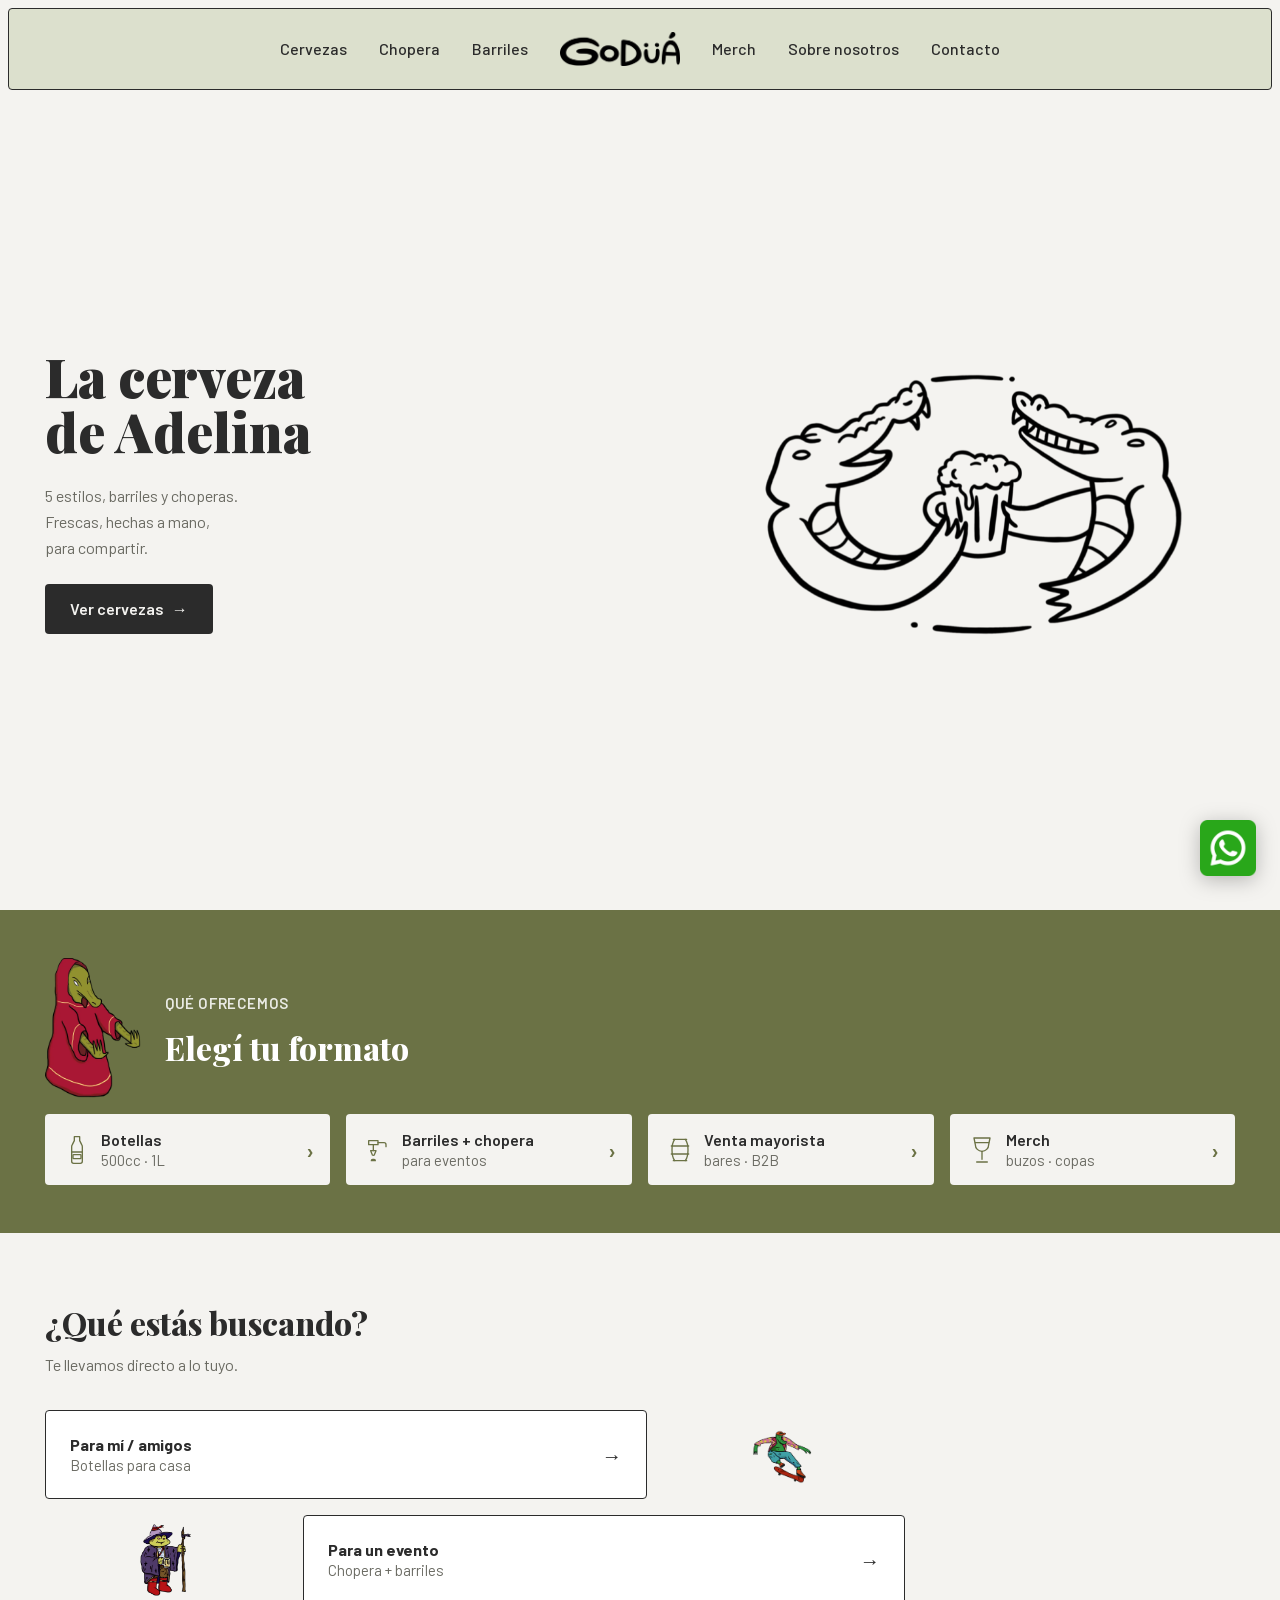
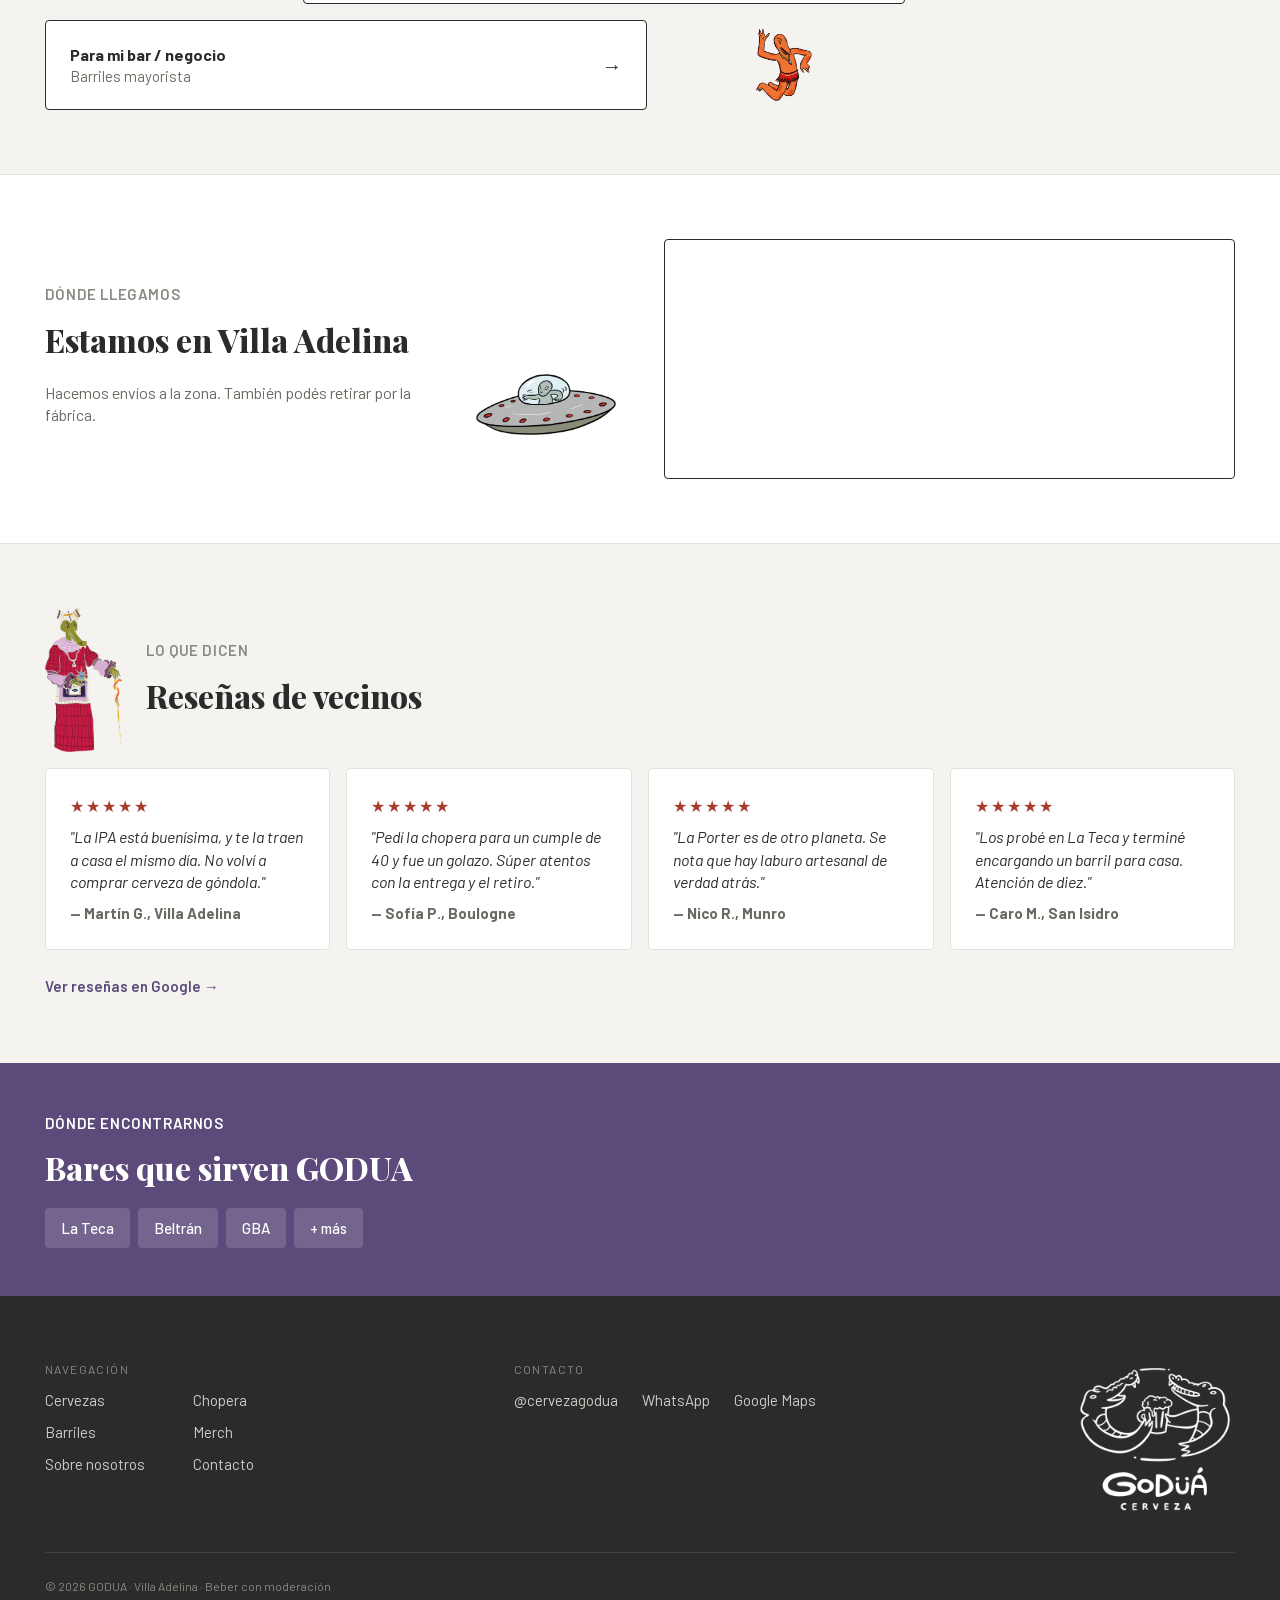
<file: index.html>
<!DOCTYPE html>
<html lang="es" data-defer-scroll-reveal>
<head>
  <meta charset="UTF-8">
  <meta name="viewport" content="width=device-width, initial-scale=1.0">
  <meta name="description" content="GODUA — Cerveza artesanal de Villa Adelina. 5 estilos, barriles y choperas. Frescas, hechas a mano, para compartir.">
  <title>GODUA · Cerveza artesanal de Villa Adelina</title>

  <!-- Favicon (ícono de la pestaña) -->
  <link rel="icon" href="assets/favicon/favicon.ico" sizes="any">
  <link rel="icon" type="image/png" sizes="32x32" href="assets/favicon/favicon-32x32.png">
  <link rel="icon" type="image/png" sizes="16x16" href="assets/favicon/favicon-16x16.png">
  <link rel="apple-touch-icon" href="assets/favicon/apple-touch-icon.png">

  <link rel="stylesheet" href="css/fonts.css?v=15">
  <style>
    :root {
      --color-bg: #f4f3f0;
      --color-text: #2b2b2b;
      --color-text-soft: #6a6a62;
      --color-text-muted: #8a8a82;
      --color-olive: #6b7245;
      --color-eggplant: #5b4a7a;
      --color-terracotta: #a63d2f;
      --color-whatsapp: #28a71b;
      --color-surface: #ffffff;
      --color-border: #e2e1dc;
      --color-header: #dce0cd;
      --font-display: 'Playfair Display', Georgia, serif;
      --font-body: 'Barlow', -apple-system, BlinkMacSystemFont, 'Segoe UI', 'Helvetica Neue', Roboto, sans-serif;
      --fs-h1: 38px;
      --fs-h2: 28px;
      --fs-body: 16px;
      --fs-small: 15px;
      --fs-caption: 12px;
      --spacing-xs: 4px;
      --spacing-sm: 8px;
      --spacing-md: 16px;
      --spacing-lg: 24px;
      --spacing-xl: 32px;
      --spacing-xxl: 48px;
      --spacing-xxxl: 64px;
      --radius-sm: 4px;
      --shadow-md: 0 3px 6px rgba(0, 0, 0, 0.15), 0 2px 4px rgba(0, 0, 0, 0.12);
      --margen-A-mobile: 14px;
      --container-max: 1100px;
      --navbar-height: 80px;
      --navbar-height-mobile: 60px;
    }

    @media (min-width: 1024px) {
      :root {
        --fs-h1: 44px;
        --fs-h2: 32px;
        --container-max: 100%;
        --margen-A-desktop: clamp(24px, 3.5vw, 64px);
      }
    }

    *, *::before, *::after {
      margin: 0;
      padding: 0;
      box-sizing: border-box;
    }

    html {
      -webkit-text-size-adjust: 100%;
    }

    body {
      font-family: var(--font-body);
      font-size: var(--fs-body);
      line-height: 1.6;
      color: var(--color-text);
      background-color: var(--color-bg);
      -webkit-font-smoothing: antialiased;
    }

    a {
      color: inherit;
      text-decoration: none;
    }

    img, svg {
      display: block;
      max-width: 100%;
      height: auto;
    }

    ul, ol {
      list-style: none;
    }

    button, input, select, textarea {
      font: inherit;
      color: inherit;
    }

    button {
      border: none;
      background: none;
      cursor: pointer;
    }

    :focus-visible {
      outline: 2px solid var(--color-olive);
      outline-offset: 2px;
    }

    header {
      position: sticky;
      top: var(--spacing-sm);
      z-index: 100;
      margin: var(--spacing-sm) var(--spacing-sm) 0;
    }

    .navbar {
      position: relative;
      background-color: var(--color-header);
      border: 1px solid var(--color-text);
      border-radius: var(--radius-sm);
      transition: transform 0.3s ease;
    }

    .navbar--hidden {
      transform: translateY(calc(-100% - var(--spacing-sm)));
    }

    .navbar__inner {
      max-width: var(--container-max);
      margin: 0 auto;
      padding: 0 var(--spacing-sm);
      height: var(--navbar-height-mobile);
      display: flex;
      align-items: center;
      justify-content: space-between;
      gap: var(--spacing-md);
    }

    .navbar__logo {
      display: inline-flex;
      align-items: center;
      flex-shrink: 0;
    }

    .navbar__logo img {
      height: 28px;
      width: auto;
    }

    .navbar__actions {
      display: flex;
      align-items: center;
      gap: var(--margen-A-mobile);
    }

    .navbar__whatsapp {
      display: inline-flex;
      flex-shrink: 0;
      transition: opacity 0.2s ease;
    }

    .navbar__whatsapp:hover {
      opacity: 0.85;
    }

    .navbar__whatsapp img {
      width: 36px;
      height: 36px;
    }

    .navbar__toggle-input {
      display: none;
    }

    .navbar__toggle {
      display: inline-flex;
      flex-direction: column;
      justify-content: center;
      gap: 5px;
      height: 44px;
      padding: 10px 0;
    }

    .navbar__toggle span {
      display: block;
      width: 24px;
      height: 2px;
      background-color: var(--color-text);
      transition: transform 0.3s ease, opacity 0.3s ease;
    }

    .navbar__links {
      display: flex;
      position: absolute;
      top: calc(var(--navbar-height-mobile) + var(--spacing-sm));
      left: 1px;
      right: 1px;
      flex-direction: column;
      background-color: var(--color-header);
      border: 1px solid var(--color-text);
      border-radius: var(--radius-sm);
      filter: drop-shadow(0 3px 6px rgba(0, 0, 0, 0.15));
      clip-path: inset(0 0 100% 0 round var(--radius-sm));
      visibility: hidden;
      transition: clip-path 0.25s ease-in, visibility 0s linear 0.25s;
    }

    .navbar__toggle-input:checked ~ .navbar__links {
      clip-path: inset(0 0 0 0 round var(--radius-sm));
      visibility: visible;
      transition: clip-path 0.35s cubic-bezier(0.22, 1, 0.36, 1), visibility 0s;
    }

    .navbar__toggle-input:checked ~ .navbar__actions .navbar__toggle span:nth-child(1) {
      transform: translateY(7px) rotate(45deg);
    }

    .navbar__toggle-input:checked ~ .navbar__actions .navbar__toggle span:nth-child(2) {
      opacity: 0;
    }

    .navbar__toggle-input:checked ~ .navbar__actions .navbar__toggle span:nth-child(3) {
      transform: translateY(-7px) rotate(-45deg);
    }

    .navbar__link {
      display: block;
      padding: var(--spacing-sm) var(--spacing-md);
      font-weight: 500;
      color: var(--color-text);
      border-bottom: 1px solid var(--color-border);
    }

    .navbar__link:last-child {
      border-bottom: none;
    }

    .navbar__link[aria-current="page"] {
      color: var(--color-olive);
    }

    .btn {
      display: inline-flex;
      align-items: center;
      justify-content: center;
      gap: var(--spacing-sm);
      padding: var(--spacing-md) var(--spacing-lg);
      font-family: var(--font-body);
      font-size: var(--fs-body);
      font-weight: 600;
      line-height: 1;
      border: 1.5px solid transparent;
      border-radius: var(--radius-sm);
      cursor: pointer;
      transition: background-color 0.2s ease, color 0.2s ease, border-color 0.2s ease, transform 0.15s ease;
    }

    .btn:active {
      transform: translateY(1px);
    }

    .btn--primary {
      background-color: var(--color-text);
      color: var(--color-bg);
    }

    .btn--primary:hover {
      background-color: #444440;
    }

    .btn__arrow {
      transition: transform 0.2s ease;
    }

    .btn:hover .btn__arrow {
      transform: translateX(3px);
    }

    .home-logo-banner {
      padding-top: 1rem;
      width: 100%;
    }

    .home-logo-banner img {
      display: block;
      width: 100%;
      height: auto;
    }

    .home-wrap {
      max-width: var(--container-max);
      margin: 0 auto;
      padding: 0 var(--margen-A-mobile);
    }

    .home-hero {
      padding: 0 0 var(--spacing-xxxl);
    }

    .home-hero__inner {
      display: flex;
      flex-direction: column;
      gap: 0.5rem;
    }

    .home-hero__title {
      font-family: var(--font-display);
      font-weight: 900;
      font-size: var(--fs-h1);
      line-height: 1.02;
      color: var(--color-text);
      margin: 0;
    }

    .home-hero__subtitle {
      font-size: var(--fs-body);
      color: var(--color-text-soft);
      margin: 0;
      text-align: left;
    }

    .home-hero__bottom {
      display: flex;
      align-items: center;
      justify-content: space-between;
      gap: 0;
    }

    .home-hero__col {
      flex: 1;
      display: flex;
      flex-direction: column;
      align-items: flex-start;
      gap: var(--spacing-lg);
    }

    .home-hero__illus {
      flex-shrink: 0;
      width: 160px;
      height: auto;
      transform: scaleX(-1);
    }

    @keyframes anim-fade {
      from { opacity: 0; }
      to { opacity: 1; }
    }

    @keyframes anim-up {
      from { opacity: 0; transform: translateY(16px); }
      to { opacity: 1; transform: none; }
    }

    @keyframes anim-up-flip {
      from { opacity: 0; transform: translateY(16px) scaleX(-1); }
      to { opacity: 1; transform: scaleX(-1); }
    }

    .anim-fade {
      animation: anim-fade 0.6s ease-out both;
    }

    .anim-up {
      animation: anim-up 0.5s ease-out both;
    }

    .anim-up-flip {
      animation: anim-up-flip 0.5s ease-out both;
    }

    .anim-d1 { animation-delay: 0.15s; }
    .anim-d2 { animation-delay: 0.3s; }
    .anim-d3 { animation-delay: 0.45s; }

    @media (min-width: 1024px) {
      header {
        margin: var(--spacing-sm) var(--spacing-sm) 0;
      }

      .navbar__logo img {
        height: 34px;
      }

      .navbar__inner {
        height: var(--navbar-height);
        padding: 0 calc(var(--margen-A-desktop) - var(--spacing-sm));
        justify-content: center;
        gap: var(--spacing-xl);
      }

      .navbar__toggle,
      .navbar__actions {
        display: none;
      }

      .navbar__links {
        display: contents;
        position: static;
        padding: 0;
        background: none;
        border: none;
        box-shadow: none;
        clip-path: none;
        filter: none;
        visibility: visible;
        transition: none;
      }

      .navbar__links li:nth-child(-n+3) {
        order: -1;
      }

      .navbar__link {
        padding: var(--spacing-xs) 0;
        border: none;
        border-bottom: 2px solid transparent;
      }

      .navbar__link:hover,
      .navbar__link[aria-current="page"] {
        color: var(--color-olive);
        background: none;
        border-bottom-color: var(--color-olive);
      }

      .home-wrap {
        padding: 0 var(--margen-A-desktop);
      }

      .home-hero__illus {
        width: clamp(180px, 14vw, 260px);
      }

      .home-hero__title {
        font-size: clamp(44px, 4.2vw, 68px);
      }

      .home-hero__col {
        flex: 0 1 auto;
      }

      .home-hero__bottom {
        justify-content: flex-start;
        gap: var(--spacing-xxl);
      }

      .home-top {
        display: grid;
        grid-template-columns: 1fr minmax(0, 44%);
        align-items: center;
        gap: var(--spacing-xxl);
        max-width: var(--container-max);
        margin: 0 auto;
        padding: 0 var(--margen-A-desktop);
        min-height: calc(100vh - var(--navbar-height));
      }

      .home-top .home-logo-banner {
        padding-top: 0;
        order: 2;
      }

      .home-top .home-hero {
        order: 1;
        padding: 0;
      }

      .home-top .home-hero .home-wrap {
        padding: 0;
        max-width: none;
      }
    }

    @media (prefers-reduced-motion: reduce) {
      .anim-fade,
      .anim-up,
      .anim-up-flip {
        animation: none;
      }

      .navbar,
      .navbar__links,
      .navbar__toggle span,
      .btn,
      .btn__arrow {
        transition: none;
      }
    }
  </style>
  <script>
    (function () {
      var ready = false;
      window.goduaDeferredStylesReady = function () {
        if (ready) return;
        ready = true;
        document.documentElement.classList.add('deferred-css-ready');
        document.dispatchEvent(new Event('godua:deferred-css-ready'));
      };
    }());
  </script>
  <link rel="stylesheet" href="css/pages/inicio-deferred.css?v=16" media="print" onload="this.media='all';window.goduaDeferredStylesReady&&window.goduaDeferredStylesReady()">
  <noscript><link rel="stylesheet" href="css/pages/inicio-deferred.css?v=16"></noscript>
</head>
<body class="home">

  <!-- ============================================
       NAVBAR
       ============================================ -->
  <header>
    <nav class="navbar" aria-label="Navegación principal">
      <div class="navbar__inner">
        <a class="navbar__logo" href="index.html" aria-label="GODUA — Inicio">
          <img src="assets/logos/GODUA-solo-web.png" alt="GODUA" width="1000" height="283" decoding="async">
        </a>

        <input type="checkbox" id="nav-toggle" class="navbar__toggle-input">
        <ul class="navbar__links">
          <li><a class="navbar__link" href="cervezas.html">Cervezas</a></li>
          <li><a class="navbar__link" href="chopera.html">Chopera</a></li>
          <li><a class="navbar__link" href="barriles.html">Barriles</a></li>
          <li><a class="navbar__link" href="merch.html">Merch</a></li>
          <li><a class="navbar__link" href="sobre-nosotros.html">Sobre nosotros</a></li>
          <li><a class="navbar__link" href="contacto.html">Contacto</a></li>
        </ul>

        <div class="navbar__actions">
          <a class="navbar__whatsapp"
             href="https://wa.me/5491168482209?text=Hola%20GODUA%2C%20quiero%20consultar"
             target="_blank" rel="noopener noreferrer"
             aria-label="Escribinos por WhatsApp">
            <img src="assets/iconos/whatsapp.png" alt="WhatsApp" width="512" height="512" decoding="async">
          </a>
          <label for="nav-toggle" class="navbar__toggle" aria-label="Abrir menú">
            <span></span><span></span><span></span>
          </label>
        </div>
      </div>
    </nav>
  </header>

  <main>

    <!-- ============================================
         0+1 · ZONA SUPERIOR
         .home-top no tiene estilos en mobile (apila igual que antes).
         En desktop (>=1024px) arma 2 columnas: logo izq / hero der.
         ============================================ -->
    <div class="home-top">

    <!-- ============================================
         0 · LOGO PRINCIPAL (banner full-width)
         ============================================ -->
    <div class="home-logo-banner anim-fade">
      <img src="assets/logos/logo-solo-imagen.webp"
           srcset="assets/logos/logo-solo-imagen-480.webp 480w,
                   assets/logos/logo-solo-imagen-800.webp 800w,
                   assets/logos/logo-solo-imagen-1200.webp 1200w,
                   assets/logos/logo-solo-imagen.webp 1400w"
           sizes="(min-width: 1024px) 44vw, 100vw"
           alt="GODUA — reptiles brindando"
           width="1400"
           height="985"
           decoding="async">
    </div>

    <!-- ============================================
         1 · HERO
         ============================================ -->
    <section class="home-hero" aria-labelledby="hero-title">
      <div class="home-wrap home-hero__inner">
        <!-- Título -->
        <h1 class="home-hero__title anim-up anim-d1" id="hero-title">La cerveza <br class="br-desktop">de Adelina</h1>

        <!-- Dos columnas: izq (subtítulo + botón) · der (ilustración centrada) -->
        <div class="home-hero__bottom">
          <div class="home-hero__col anim-up anim-d2">
            <p class="home-hero__subtitle">5 estilos, barriles y choperas. <br class="br-desktop">Frescas, hechas a mano, <br class="br-desktop">para compartir.</p>
            <a class="btn btn--primary" href="cervezas.html">Ver cervezas <span class="btn__arrow">→</span></a>
          </div>
          <img class="home-hero__illus anim-up-flip anim-d3"
               src="assets/ilustraciones/reptil-hero.webp"
               srcset="assets/ilustraciones/reptil-hero-240.webp 240w,
                       assets/ilustraciones/reptil-hero-480.webp 480w,
                       assets/ilustraciones/reptil-hero.webp 720w"
               sizes="(min-width: 1024px) 260px, 160px"
               alt="Reptil en patineta, la mascota de GODUA"
               width="720" height="734" decoding="async">
        </div>
      </div>
    </section>

    </div><!-- /.home-top -->


    <!-- ============================================
         2 · DESTACADO — bloque oliva, grilla 2x2
         ============================================ -->
    <section class="home-band home-band--olive" aria-labelledby="oferta-title">
      <div class="home-wrap">
        <!-- Header en 2 columnas: ilustración (izq) + título (der) -->
        <div class="home-band__head" data-reveal>
          <img loading="eager" decoding="async" fetchpriority="high" class="home-band__illus"
               src="assets/ilustraciones/que-ofrecemos.webp"
               alt="Reptil con túnica, la mascota de GODUA"
               width="520" height="757">
          <div class="home-band__heading">
            <p class="home-band__kicker">QUÉ OFRECEMOS</p>
            <h2 id="oferta-title" class="home-band__title">Elegí tu formato</h2>
          </div>
        </div>
        <div class="home-cats" data-reveal-group>
          <a class="home-cat" href="cervezas.html" data-reveal>
            <span class="home-cat__body">
              <svg class="home-cat__icon" viewBox="0 0 48 48" fill="none" stroke="currentColor" stroke-width="2" stroke-linecap="round" stroke-linejoin="round" aria-hidden="true"><path d="M20 4h8v6l3 6a6 6 0 0 1 1 3v22a3 3 0 0 1-3 3H19a3 3 0 0 1-3-3V19a6 6 0 0 1 1-3l3-6V4Z"/><line x1="16" y1="27" x2="32" y2="27"/><rect x="18" y="31" width="12" height="6" rx="1"/></svg>
              <span class="home-cat__text">Botellas <span class="home-cat__sub">500cc · 1L</span></span>
            </span>
            <span class="home-cat__arrow" aria-hidden="true">›</span>
          </a>
          <a class="home-cat" href="chopera.html" data-reveal>
            <span class="home-cat__body">
              <svg class="home-cat__icon" viewBox="0 0 48 48" fill="none" stroke="currentColor" stroke-width="2" stroke-linecap="round" stroke-linejoin="round" aria-hidden="true"><path d="M10 10h14v6H10z"/><path d="M24 13h9a3 3 0 0 1 3 3v3"/><path d="M17 16v9"/><path d="M13 25h8l-2 5a2 2 0 0 1-4 0l-2-5Z"/><path d="M20 40h-6a2 2 0 0 1 2-2h2a2 2 0 0 1 2 2Z"/></svg>
              <span class="home-cat__text">Barriles + chopera <span class="home-cat__sub">para eventos</span></span>
            </span>
            <span class="home-cat__arrow" aria-hidden="true">›</span>
          </a>
          <a class="home-cat" href="barriles.html" data-reveal>
            <span class="home-cat__body">
              <svg class="home-cat__icon" viewBox="0 0 48 48" fill="none" stroke="currentColor" stroke-width="2" stroke-linecap="round" stroke-linejoin="round" aria-hidden="true"><path d="M14 8h20M14 40h20"/><path d="M16 8c-3 4-4 9-4 16s1 12 4 16M32 8c3 4 4 9 4 16s-1 12-4 16"/><path d="M11 18h26M11 30h26"/></svg>
              <span class="home-cat__text">Venta mayorista <span class="home-cat__sub">bares · B2B</span></span>
            </span>
            <span class="home-cat__arrow" aria-hidden="true">›</span>
          </a>
          <a class="home-cat" href="merch.html" data-reveal>
            <span class="home-cat__body">
              <svg class="home-cat__icon" viewBox="0 0 48 48" fill="none" stroke="currentColor" stroke-width="2" stroke-linecap="round" stroke-linejoin="round" aria-hidden="true"><path d="M12 6h24l-2 10a10 10 0 0 1-20 0L12 6Z"/><line x1="14" y1="13" x2="34" y2="13"/><line x1="24" y1="26" x2="24" y2="38"/><line x1="16" y1="42" x2="32" y2="42"/></svg>
              <span class="home-cat__text">Merch <span class="home-cat__sub">buzos · copas</span></span>
            </span>
            <span class="home-cat__arrow" aria-hidden="true">›</span>
          </a>
        </div>
      </div>
    </section>


    <!-- ============================================
         3 · PARA QUIÉNES — "¿Qué estás buscando?"
         3 cards en lenguaje de usuario (los 3 perfiles).
         ============================================ -->
    <section class="home-seek" aria-labelledby="seek-title">
      <div class="home-wrap">
        <h2 id="seek-title" class="home-seek__title" data-reveal>¿Qué estás buscando?</h2>
        <p class="home-seek__lead" data-reveal>Te llevamos directo a lo tuyo.</p>

        <div class="home-seek__list">
          <div class="home-seek__row">
            <a class="home-seek__card" href="cervezas.html" data-reveal="left">
              <span class="home-seek__text">
                <span class="home-seek__name">Para mí / amigos</span>
                <span class="home-seek__sub">Botellas para casa</span>
              </span>
              <span class="home-seek__arrow" aria-hidden="true">→</span>
            </a>
            <img loading="lazy" decoding="async" class="home-seek__illus" src="assets/ilustraciones/reptil-hero.webp" alt="" aria-hidden="true" data-reveal="right" width="5616" height="5726">
          </div>
          <div class="home-seek__row home-seek__row--reverse">
            <a class="home-seek__card" href="chopera.html" data-reveal="right">
              <span class="home-seek__text">
                <span class="home-seek__name">Para un evento</span>
                <span class="home-seek__sub">Chopera + barriles</span>
              </span>
              <span class="home-seek__arrow" aria-hidden="true">→</span>
            </a>
            <img loading="lazy" decoding="async" class="home-seek__illus" src="assets/ilustraciones/buscando-2.webp" alt="" aria-hidden="true" data-reveal="left" width="859" height="1209">
          </div>
          <div class="home-seek__row">
            <a class="home-seek__card" href="barriles.html" data-reveal="left">
              <span class="home-seek__text">
                <span class="home-seek__name">Para mi bar / negocio</span>
                <span class="home-seek__sub">Barriles mayorista</span>
              </span>
              <span class="home-seek__arrow" aria-hidden="true">→</span>
            </a>
            <img loading="lazy" decoding="async" class="home-seek__illus" src="assets/ilustraciones/buscando-3.webp" alt="" aria-hidden="true" data-reveal="right" width="1202" height="1557">
          </div>
        </div>
      </div>
    </section>


    <!-- ============================================
         4 · ÁREA DE COBERTURA — Villa Adelina + mapa
         ============================================ -->
    <section class="home-coverage" aria-labelledby="coverage-title">
      <div class="home-wrap home-coverage__inner">
        <div class="home-coverage__text" data-reveal>
          <p class="home-coverage__kicker">DÓNDE LLEGAMOS</p>
          <h2 id="coverage-title" class="home-coverage__title">Estamos en Villa Adelina</h2>
          <div class="home-coverage__leadrow">
            <p class="home-coverage__lead">Hacemos envíos a la zona. También podés retirar por la fábrica.</p>
            <img loading="lazy" decoding="async" class="home-coverage__illus" src="assets/ilustraciones/home-coverage.webp" alt="" aria-hidden="true" width="3947" height="1717">
          </div>
        </div>
        <!-- Mapa embebido (Google Maps) -->
        <div class="home-coverage__map" data-reveal>
          <iframe src="https://www.google.com/maps/embed?pb=!1m18!1m12!1m3!1d13150.7!2d-58.54383877247635!3d-34.510969186158526!2m3!1f0!2f0!3f0!3m2!1i1024!2i768!4f13.1!3m3!1m2!1s0x95bcb1006eed135f%3A0x55929b17dc928e49!2sCerveza%20artesanal%20God%C5%AB%C3%81!5e0!3m2!1ses!2sar!4v1783293811460!5m2!1ses!2sar" title="Ubicación de GODUA en Villa Adelina — Google Maps" style="border:0;" allowfullscreen loading="lazy" referrerpolicy="strict-origin-when-cross-origin"></iframe>
        </div>
      </div>
    </section>


    <!-- ============================================
         5 · TESTIMONIALS — carrusel de reseñas
         ⚠ Reseñas provisorias (inventadas): reemplazar por
         reseñas reales de Google cuando el perfil las tenga.
         ============================================ -->
    <section class="home-reviews" aria-labelledby="reviews-title">
      <div class="home-wrap">
        <div class="home-reviews__head" data-reveal>
          <img loading="lazy" decoding="async" class="home-reviews__illus" src="assets/ilustraciones/resenas.webp" alt="" aria-hidden="true" width="2171" height="4033">
          <div class="home-reviews__heading">
            <p class="home-reviews__kicker">LO QUE DICEN</p>
            <h2 id="reviews-title" class="home-reviews__title">Reseñas de vecinos</h2>
          </div>
        </div>

        <div class="home-reviews__track" data-reveal-group tabindex="0" aria-label="Reseñas (deslizá para ver más)">
          <article class="home-review" data-reveal="pop">
            <div class="home-review__stars" aria-label="5 de 5 estrellas">★★★★★</div>
            <p class="home-review__text">"La IPA está buenísima, y te la traen a casa el mismo día. No volví a comprar cerveza de góndola."</p>
            <p class="home-review__author">— Martín G., Villa Adelina</p>
          </article>
          <article class="home-review" data-reveal="pop">
            <div class="home-review__stars" aria-label="5 de 5 estrellas">★★★★★</div>
            <p class="home-review__text">"Pedí la chopera para un cumple de 40 y fue un golazo. Súper atentos con la entrega y el retiro."</p>
            <p class="home-review__author">— Sofía P., Boulogne</p>
          </article>
          <article class="home-review" data-reveal="pop">
            <div class="home-review__stars" aria-label="5 de 5 estrellas">★★★★★</div>
            <p class="home-review__text">"La Porter es de otro planeta. Se nota que hay laburo artesanal de verdad atrás."</p>
            <p class="home-review__author">— Nico R., Munro</p>
          </article>
          <article class="home-review" data-reveal="pop">
            <div class="home-review__stars" aria-label="5 de 5 estrellas">★★★★★</div>
            <p class="home-review__text">"Los probé en La Teca y terminé encargando un barril para casa. Atención de diez."</p>
            <p class="home-review__author">— Caro M., San Isidro</p>
          </article>
        </div>
        <p class="home-reviews__note">↔ Deslizá para ver más</p>
        <a class="home-reviews__google" href="https://www.google.com/maps/search/?api=1&query=Cerveza%20artesanal%20God%C5%AB%C3%81%20Villa%20Adelina" target="_blank" rel="noopener noreferrer" data-reveal>Ver reseñas en Google →</a>
      </div>
    </section>


    <!-- ============================================
         6 · DÓNDE ENCONTRARNOS — bloque berenjena, bares
         ============================================ -->
    <section class="home-band home-band--eggplant" aria-labelledby="bares-title">
      <div class="home-wrap">
        <p class="home-band__kicker" data-reveal>DÓNDE ENCONTRARNOS</p>
        <h2 id="bares-title" class="home-band__title" data-reveal>Bares que sirven GODUA</h2>
        <div class="home-bars" data-reveal-group>
          <span class="home-bar" data-reveal="pop">La Teca</span>
          <span class="home-bar" data-reveal="pop">Beltrán</span>
          <span class="home-bar" data-reveal="pop">GBA</span>
          <span class="home-bar" data-reveal="pop">+ más</span>
        </div>
      </div>
    </section>

    <!-- (Las próximas secciones se agregan acá, una por una) -->

  </main>

  <!-- ============================================
       FOOTER
       ============================================ -->
  <footer class="footer">
    <div class="footer__inner">
      <div class="footer__top">
        <div class="footer__brand">
          <a class="footer__logo" href="index.html" aria-label="GODUA — Inicio">
            <img loading="lazy" decoding="async" src="assets/logos/godua-completo-blanco.webp" alt="GODUA Cerveza" width="800" height="800">
          </a>
        </div>

        <nav class="footer__nav" aria-label="Navegación del pie">
          <p class="footer__heading">Navegación</p>
          <div class="footer__links">
            <a class="footer__link" href="cervezas.html">Cervezas</a>
            <a class="footer__link" href="chopera.html">Chopera</a>
            <a class="footer__link" href="barriles.html">Barriles</a>
            <a class="footer__link" href="merch.html">Merch</a>
            <a class="footer__link" href="sobre-nosotros.html">Sobre nosotros</a>
            <a class="footer__link" href="contacto.html">Contacto</a>
          </div>
        </nav>

        <div class="footer__contact">
          <p class="footer__heading">Contacto</p>
          <div class="footer__contact-links">
            <a href="https://instagram.com/cervezagodua" target="_blank" rel="noopener noreferrer">@cervezagodua</a>
            <a href="https://wa.me/5491168482209" target="_blank" rel="noopener noreferrer">WhatsApp</a>
            <a href="https://www.google.com/maps/search/?api=1&query=Cerveza%20artesanal%20God%C5%AA%C3%81%20Villa%20Adelina" target="_blank" rel="noopener noreferrer">Google Maps</a>
          </div>
        </div>
      </div>

      <p class="footer__legal">© 2026 GODUA · Villa Adelina · Beber con moderación</p>
    </div>
  </footer>

  <script src="js/js-utils.js?v=15" defer></script>

  <!-- Carrusel de reseñas: activa el fade lateral SOLO mientras hay scroll -->
  <script>
    document.addEventListener('DOMContentLoaded', function () {
      var track = document.querySelector('.home-reviews__track');
      if (!track) return;

      var timeout;
      track.addEventListener('scroll', function () {
        // Al scrollear, mostramos el fade
        track.classList.add('is-scrolling');
        // Y lo quitamos cuando el scroll se detiene (debounce)
        clearTimeout(timeout);
        timeout = setTimeout(function () {
          track.classList.remove('is-scrolling');
        }, 150);
      }, { passive: true });
    });
  </script>

  <!-- WhatsApp flotante (solo desktop; en mobile sigue dentro del navbar) -->
  <a class="whatsapp-fab"
     href="https://wa.me/5491168482209?text=Hola%20GODUA%2C%20quiero%20consultar"
     target="_blank" rel="noopener noreferrer"
     aria-label="Escribinos por WhatsApp">
    <img loading="lazy" src="assets/iconos/whatsapp.png" alt="WhatsApp" width="512" height="512" decoding="async">
  </a>

</body>
</html>
</file>
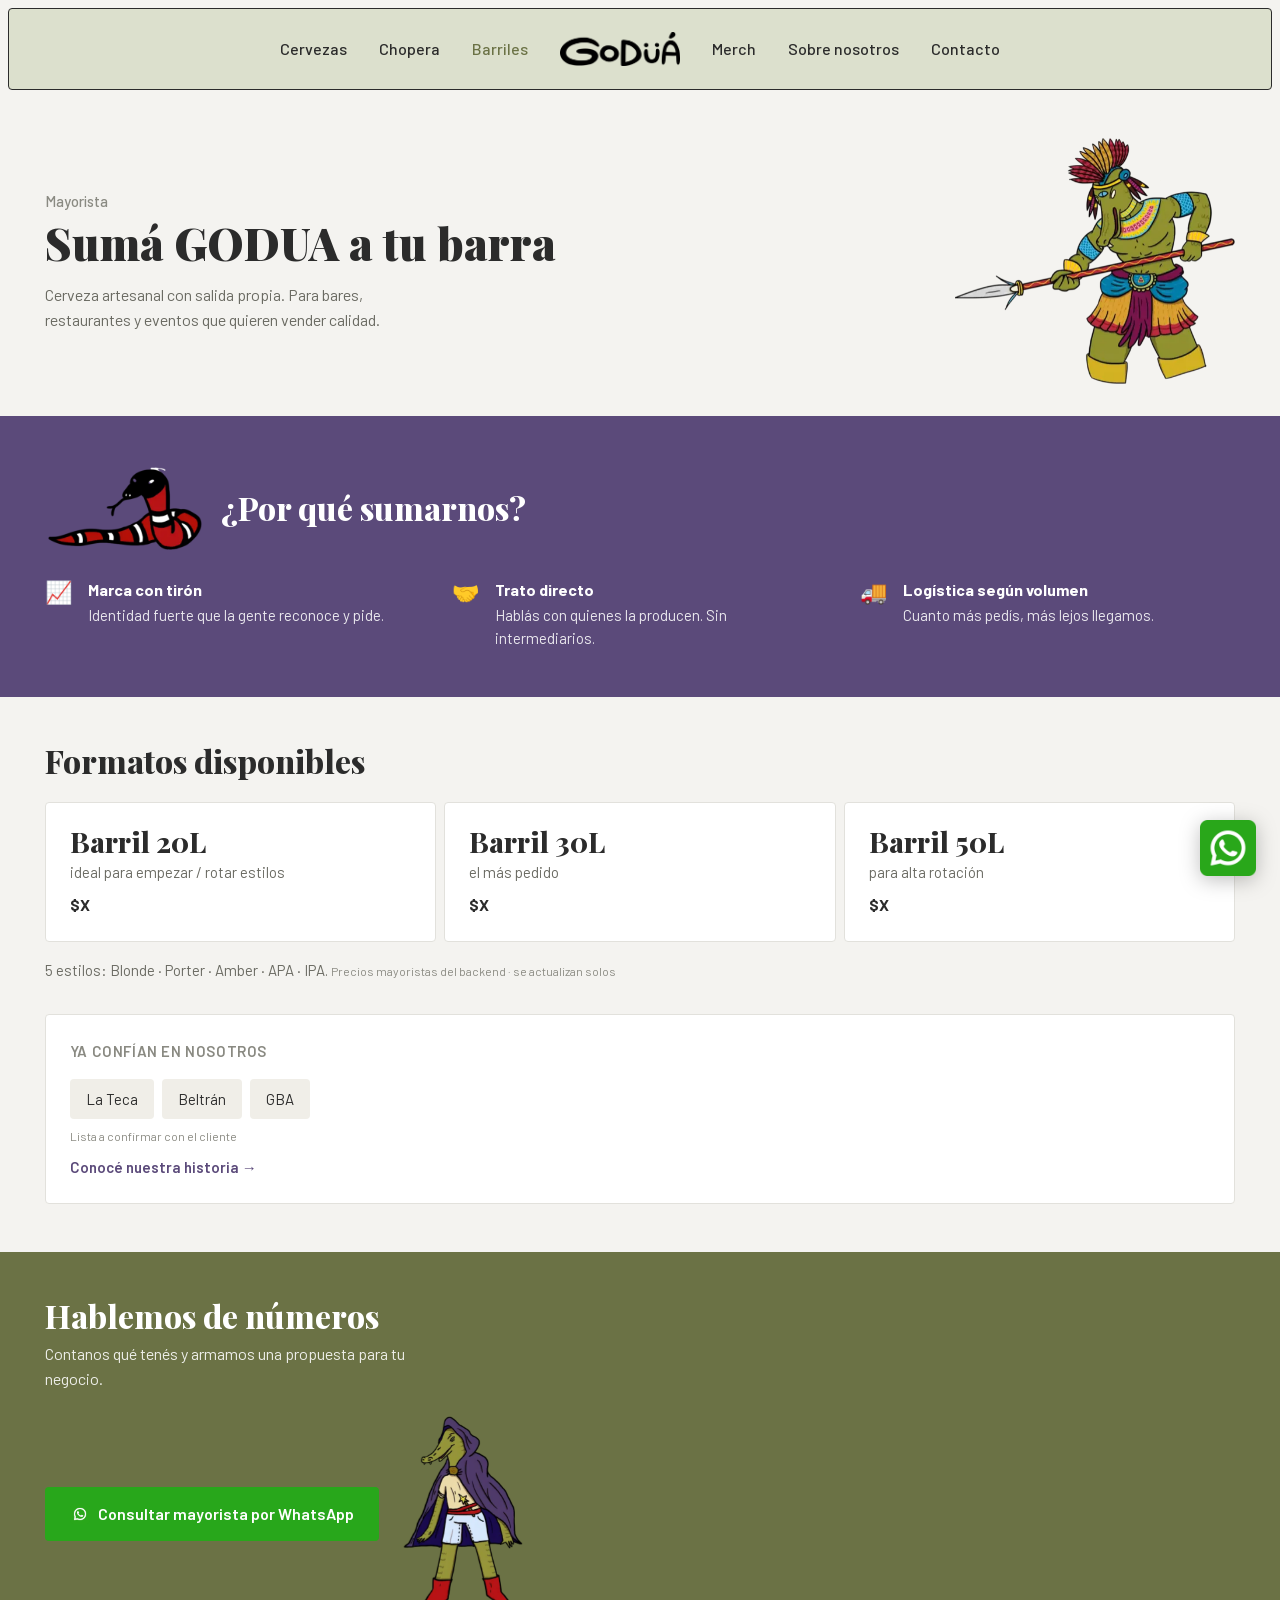
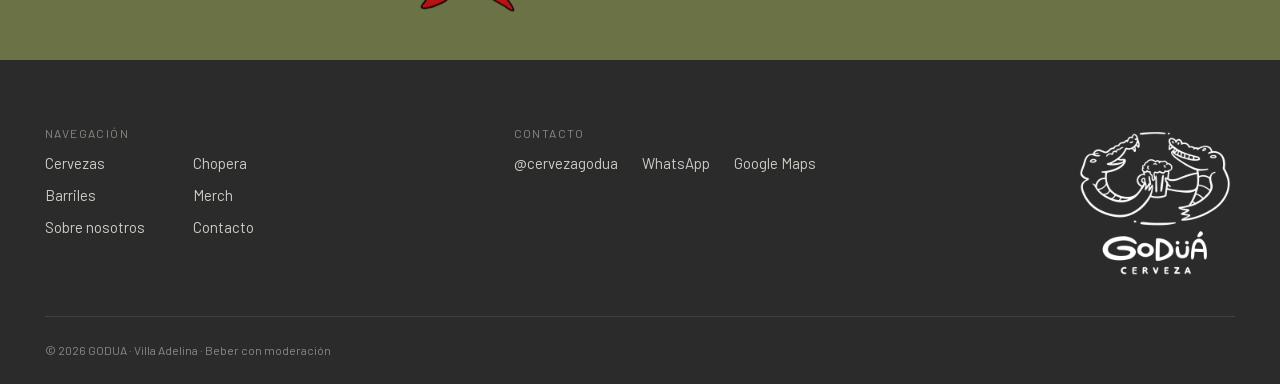
<file: barriles.html>
<!DOCTYPE html>
<html lang="es">
<head>
  <meta charset="UTF-8">
  <meta name="viewport" content="width=device-width, initial-scale=1.0">
  <meta name="description" content="Barriles GODUA para bares, restaurantes y eventos. Cerveza artesanal mayorista de Villa Adelina: 5 estilos en barriles de 20, 30 y 50 litros, trato directo con quienes la producen.">
  <title>Barriles mayorista · GODUA Cerveza Artesanal</title>

  <!-- Favicon -->
  <link rel="icon" href="assets/favicon/favicon.ico" sizes="any">
  <link rel="icon" type="image/png" sizes="32x32" href="assets/favicon/favicon-32x32.png">
  <link rel="icon" type="image/png" sizes="16x16" href="assets/favicon/favicon-16x16.png">
  <link rel="apple-touch-icon" href="assets/favicon/apple-touch-icon.png">

  <link rel="stylesheet" href="css/fonts.css?v=15">

  <link rel="stylesheet" href="css/variables.css?v=2">
  <link rel="stylesheet" href="css/reset.css?v=2">
  <link rel="stylesheet" href="css/base.css?v=2">
  <link rel="stylesheet" href="css/components/navbar.css?v=2">
  <link rel="stylesheet" href="css/components/button.css?v=2">
  <link rel="stylesheet" href="css/components/footer.css?v=2">
  <link rel="stylesheet" href="css/components/animations.css?v=2">
  <link rel="stylesheet" href="css/pages/barriles.css?v=3">
</head>
<body class="page-barriles">

  <!-- ============================================
       NAVBAR (idéntico a la Home; "Barriles" activo)
       ============================================ -->
  <header>
    <nav class="navbar" aria-label="Navegación principal">
      <div class="navbar__inner">
        <a class="navbar__logo" href="index.html" aria-label="GODUA — Inicio">
          <img src="assets/logos/GODUA-solo-web.png" alt="GODUA" width="1000" height="283" decoding="async">
        </a>

        <input type="checkbox" id="nav-toggle" class="navbar__toggle-input">
        <ul class="navbar__links">
          <li><a class="navbar__link" href="cervezas.html">Cervezas</a></li>
          <li><a class="navbar__link" href="chopera.html">Chopera</a></li>
          <li><a class="navbar__link" href="barriles.html" aria-current="page">Barriles</a></li>
          <li><a class="navbar__link" href="merch.html">Merch</a></li>
          <li><a class="navbar__link" href="sobre-nosotros.html">Sobre nosotros</a></li>
          <li><a class="navbar__link" href="contacto.html">Contacto</a></li>
        </ul>

        <div class="navbar__actions">
          <a class="navbar__whatsapp"
             href="https://wa.me/5491168482209?text=Hola%20GODUA%2C%20quiero%20consultar"
             target="_blank" rel="noopener noreferrer"
             aria-label="Escribinos por WhatsApp">
            <img src="assets/iconos/whatsapp.png" alt="WhatsApp" width="512" height="512" decoding="async">
          </a>
          <label for="nav-toggle" class="navbar__toggle" aria-label="Abrir menú">
            <span></span><span></span><span></span>
          </label>
        </div>
      </div>
    </nav>
  </header>

  <main>

    <!-- ============================================
         1 · HERO — tono comercial (B2B, no de consumo)
         ============================================ -->
    <section class="barr-hero" aria-labelledby="barr-title">
      <div class="wrap barr-hero__inner">
        <div class="barr-hero__text">
          <p class="barr-hero__kicker anim-up">Mayorista</p>
          <h1 class="barr-hero__title anim-up anim-d1" id="barr-title">Sumá GODUA a tu barra</h1>
          <p class="barr-hero__subtitle anim-up anim-d2">Cerveza artesanal con salida propia. Para bares, restaurantes y eventos que quieren vender calidad.</p>
        </div>
        <!-- Ilustración del hero: reptil guerrero (mira hacia el texto) -->
        <img class="barr-hero__illus anim-up anim-d3"
             src="assets/ilustraciones/guerreropng.webp"
             srcset="assets/ilustraciones/guerreropng-240.webp 240w,
                     assets/ilustraciones/guerreropng-480.webp 480w,
                     assets/ilustraciones/guerreropng.webp 840w"
             sizes="(min-width: 1024px) 280px, 160px"
             alt=""
             aria-hidden="true"
             width="840"
             height="736"
             decoding="async"
             fetchpriority="high">
      </div>
    </section>

    <!-- ============================================
         2 · ¿POR QUÉ SUMARNOS? — bloque berenjena
         Argumentos de negocio, no de consumo.
         ============================================ -->
    <section class="barr-why barr-why--eggplant" aria-labelledby="barr-why-title">
      <div class="wrap">
        <div class="barr-why__head" data-reveal>
          <img loading="lazy" decoding="async" class="barr-why__illus" src="assets/ilustraciones/serpiete.webp" alt="" aria-hidden="true" width="548" height="305">
          <h2 id="barr-why-title" class="barr-why__title">¿Por qué sumarnos?</h2>
        </div>
        <ul class="barr-why__list" data-reveal-group>
          <li class="barr-why__item" data-reveal>
            <span class="barr-why__icon" aria-hidden="true">📈</span>
            <div class="barr-why__body">
              <h3 class="barr-why__name">Marca con tirón</h3>
              <p class="barr-why__text">Identidad fuerte que la gente reconoce y pide.</p>
            </div>
          </li>
          <li class="barr-why__item" data-reveal>
            <span class="barr-why__icon" aria-hidden="true">🤝</span>
            <div class="barr-why__body">
              <h3 class="barr-why__name">Trato directo</h3>
              <p class="barr-why__text">Hablás con quienes la producen. Sin intermediarios.</p>
            </div>
          </li>
          <li class="barr-why__item" data-reveal>
            <span class="barr-why__icon" aria-hidden="true">🚚</span>
            <div class="barr-why__body">
              <h3 class="barr-why__name">Logística según volumen</h3>
              <p class="barr-why__text">Cuanto más pedís, más lejos llegamos.</p>
            </div>
          </li>
        </ul>
      </div>
    </section>

    <!-- ============================================
         3 · FORMATOS DISPONIBLES — 20/30/50L
         Precios del backend: no hardcodear ($X placeholder).
         ============================================ -->
    <section class="barr-formats" aria-labelledby="barr-formats-title">
      <div class="wrap">
        <h2 id="barr-formats-title" class="barr-formats__title" data-reveal>Formatos disponibles</h2>
        <div class="barr-formats__list" data-reveal-group>
          <div class="barr-format" data-reveal="pop">
            <div class="barr-format__text">
              <h3 class="barr-format__name">Barril 20L</h3>
              <p class="barr-format__use">ideal para empezar / rotar estilos</p>
            </div>
            <p class="barr-format__price" data-price="mayorista-barril-20l">$X</p>
          </div>
          <div class="barr-format" data-reveal="pop">
            <div class="barr-format__text">
              <h3 class="barr-format__name">Barril 30L</h3>
              <p class="barr-format__use">el más pedido</p>
            </div>
            <p class="barr-format__price" data-price="mayorista-barril-30l">$X</p>
          </div>
          <div class="barr-format" data-reveal="pop">
            <div class="barr-format__text">
              <h3 class="barr-format__name">Barril 50L</h3>
              <p class="barr-format__use">para alta rotación</p>
            </div>
            <p class="barr-format__price" data-price="mayorista-barril-50l">$X</p>
          </div>
        </div>
        <p class="barr-formats__styles" data-reveal>5 estilos: Blonde · Porter · Amber · APA · IPA. <span class="barr-note">Precios mayoristas del backend · se actualizan solos</span></p>
      </div>
    </section>

    <!-- ============================================
         4 · YA CONFÍAN EN NOSOTROS — prueba social
         + link a Sobre Nosotros como prueba de seriedad.
         ============================================ -->
    <section class="barr-trust" aria-labelledby="barr-trust-title">
      <div class="wrap">
        <div class="barr-trust__card" data-reveal>
          <h2 id="barr-trust-title" class="barr-trust__eyebrow">Ya confían en nosotros</h2>
          <ul class="barr-trust__list">
            <li class="barr-trust__chip">La Teca</li>
            <li class="barr-trust__chip">Beltrán</li>
            <li class="barr-trust__chip">GBA</li>
          </ul>
          <p class="barr-note">Lista a confirmar con el cliente</p>
          <a class="barr-trust__link" href="sobre-nosotros.html">Conocé nuestra historia →</a>
        </div>
      </div>
    </section>

    <!-- ============================================
         5 · CTA CIERRE — bloque oliva
         Único CTA contextual de la página (B2B).
         ============================================ -->
    <section class="barr-cta barr-cta--olive" aria-labelledby="barr-cta-title">
      <div class="wrap barr-cta__inner" data-reveal>
        <h2 id="barr-cta-title" class="barr-cta__title">Hablemos de números</h2>
        <p class="barr-cta__text">Contanos qué tenés y armamos una propuesta para tu negocio.</p>
        <div class="barr-cta__row">
          <a class="btn btn--whatsapp"
             href="https://wa.me/5491168482209?text=Hola%21%20Tengo%20un%20negocio%20y%20quiero%20consultar%20por%20barriles%20mayoristas"
             target="_blank" rel="noopener noreferrer">
            <img class="btn__wa-icon" src="assets/iconos/whatsapp.png" alt="" aria-hidden="true" width="512" height="512" decoding="async">
            Consultar mayorista por WhatsApp
          </a>
          <img loading="lazy" decoding="async" class="barr-cta__illus" src="assets/ilustraciones/brujocapa.webp" alt="" aria-hidden="true" width="1863" height="3045">
        </div>
      </div>
    </section>

  </main>

  <!-- ============================================
       FOOTER (idéntico a la Home)
       ============================================ -->
  <footer class="footer">
    <div class="footer__inner">
      <div class="footer__top">
        <div class="footer__brand">
          <a class="footer__logo" href="index.html" aria-label="GODUA — Inicio">
            <img src="assets/logos/godua-completo-blanco.webp" alt="GODUA Cerveza">
          </a>
        </div>

        <nav class="footer__nav" aria-label="Navegación del pie">
          <p class="footer__heading">Navegación</p>
          <div class="footer__links">
            <a class="footer__link" href="cervezas.html">Cervezas</a>
            <a class="footer__link" href="chopera.html">Chopera</a>
            <a class="footer__link" href="barriles.html">Barriles</a>
            <a class="footer__link" href="merch.html">Merch</a>
            <a class="footer__link" href="sobre-nosotros.html">Sobre nosotros</a>
            <a class="footer__link" href="contacto.html">Contacto</a>
          </div>
        </nav>

        <div class="footer__contact">
          <p class="footer__heading">Contacto</p>
          <div class="footer__contact-links">
            <a href="https://instagram.com/cervezagodua" target="_blank" rel="noopener noreferrer">@cervezagodua</a>
            <a href="https://wa.me/5491168482209" target="_blank" rel="noopener noreferrer">WhatsApp</a>
            <a href="https://www.google.com/maps/search/?api=1&query=Cerveza%20artesanal%20God%C5%AA%C3%81%20Villa%20Adelina" target="_blank" rel="noopener noreferrer">Google Maps</a>
          </div>
        </div>
      </div>

      <p class="footer__legal">© 2026 GODUA · Villa Adelina · Beber con moderación</p>
    </div>
  </footer>

  <script src="js/js-utils.js?v=15" defer></script>

  <!-- WhatsApp flotante (solo desktop; en mobile sigue dentro del navbar) -->
  <a class="whatsapp-fab"
     href="https://wa.me/5491168482209?text=Hola%20GODUA%2C%20quiero%20consultar"
     target="_blank" rel="noopener noreferrer"
     aria-label="Escribinos por WhatsApp">
    <img src="assets/iconos/whatsapp.png" alt="WhatsApp" width="512" height="512" decoding="async">
  </a>

</body>
</html>
</file>
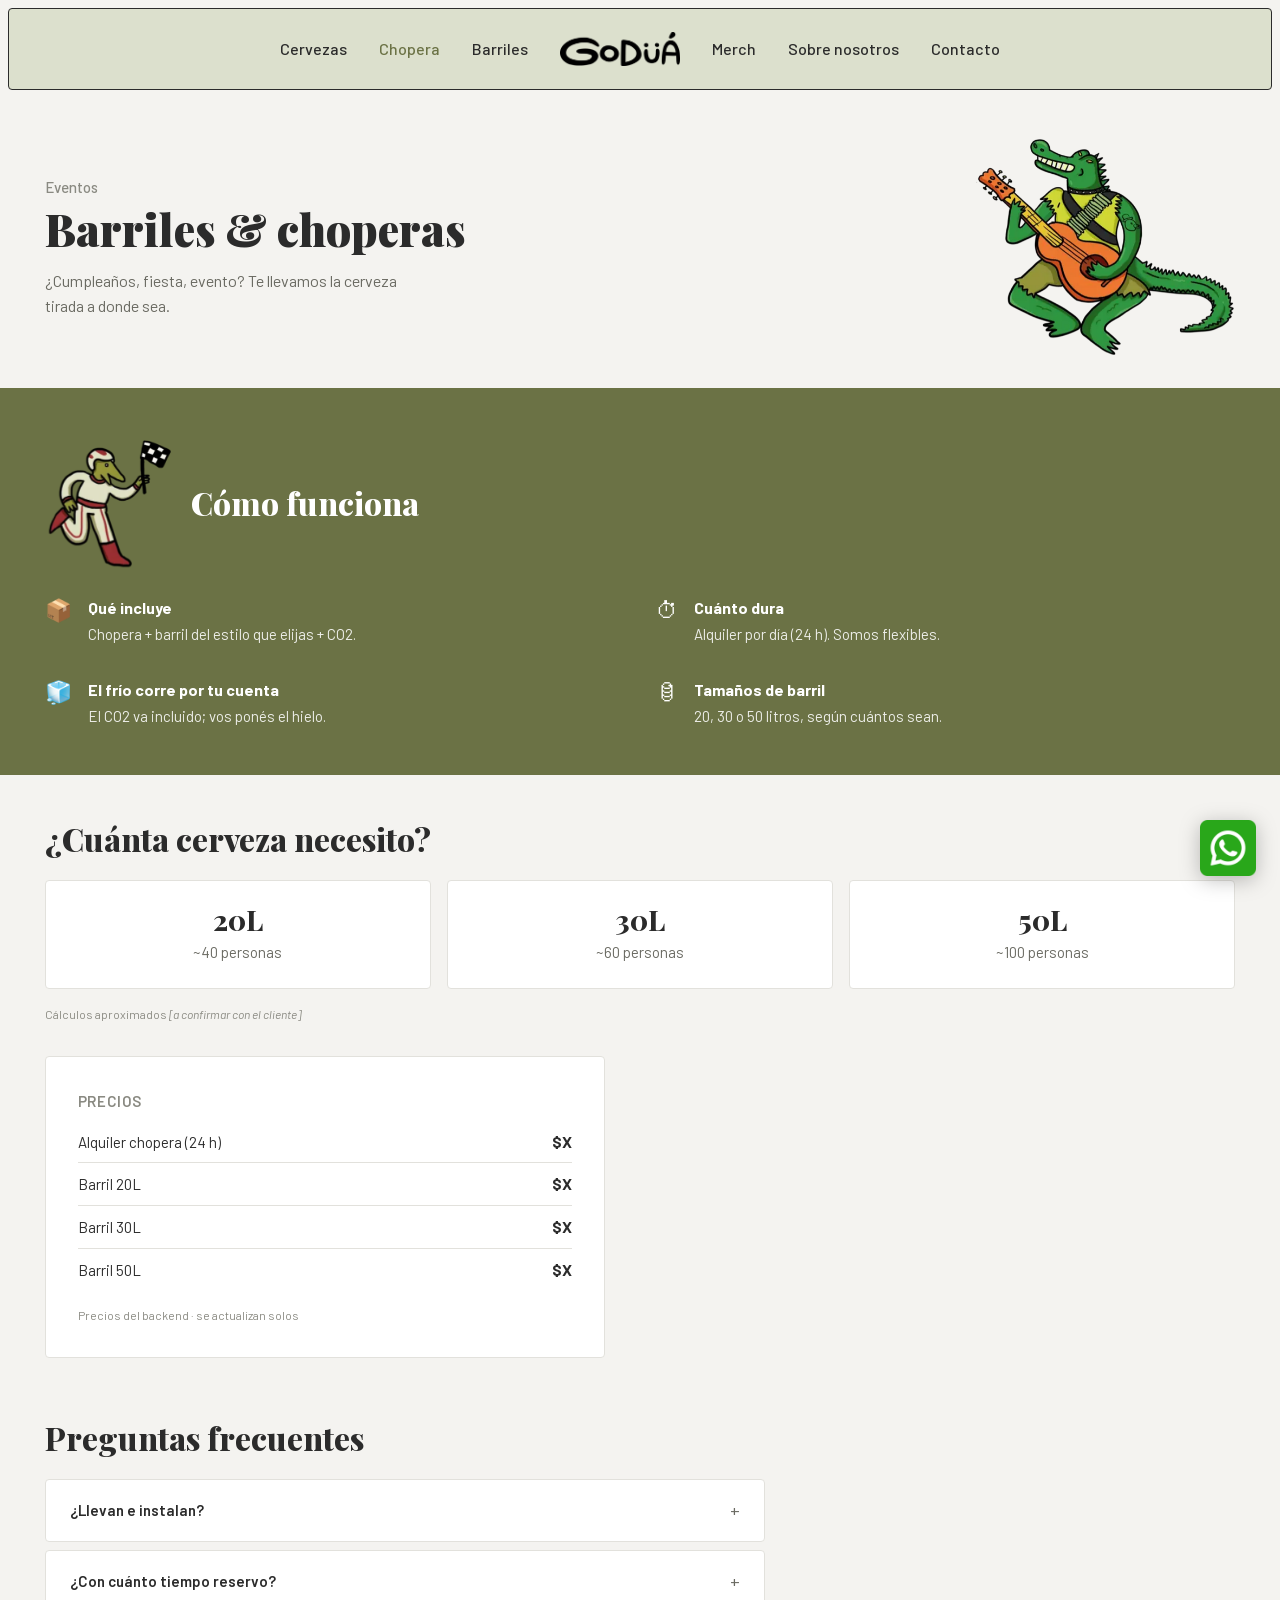
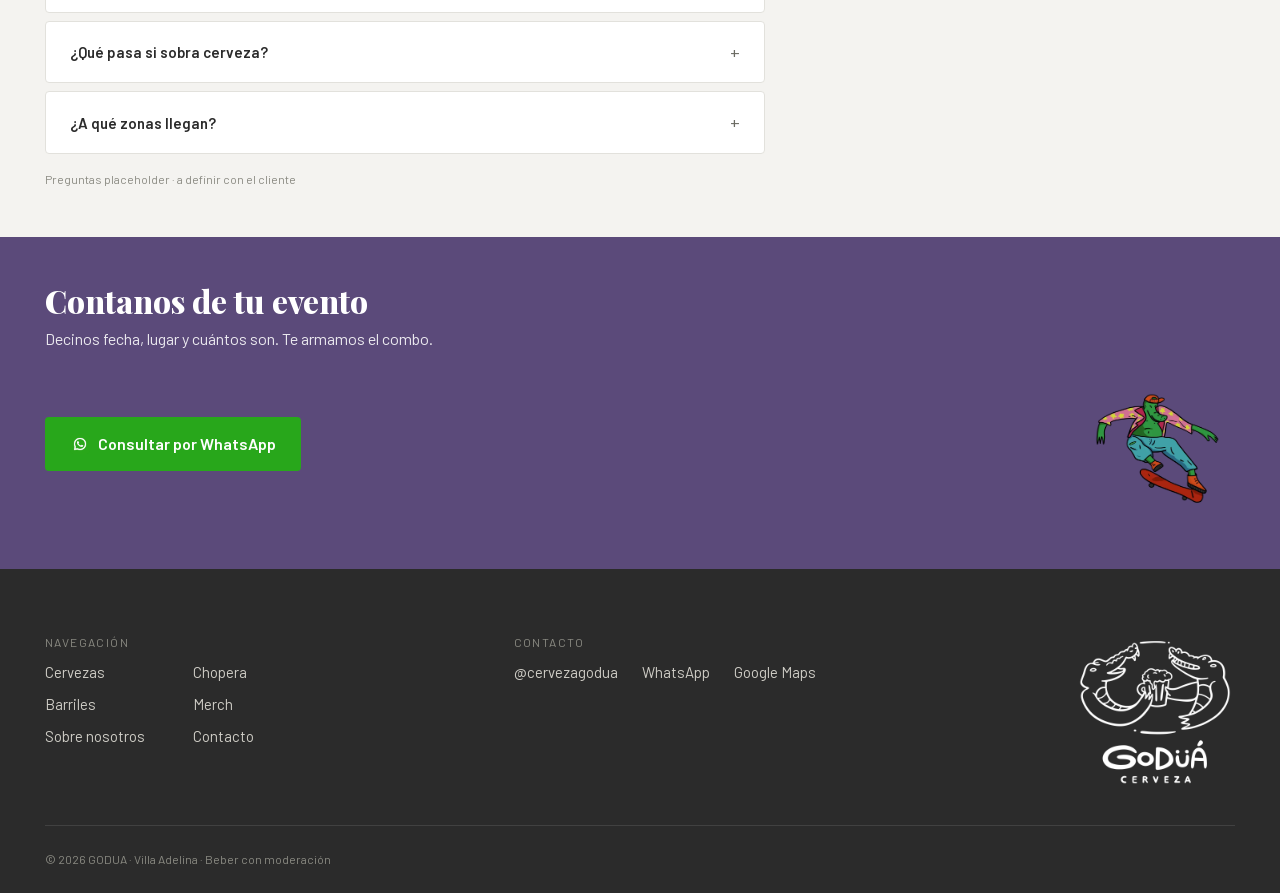
<file: chopera.html>
<!DOCTYPE html>
<html lang="es">
<head>
  <meta charset="UTF-8">
  <meta name="viewport" content="width=device-width, initial-scale=1.0">
  <meta name="description" content="Alquiler de chopera GODUA para eventos: chopera + barril + CO2 incluidos, alquiler por 24 h. Cumpleaños, fiestas y eventos en Villa Adelina y zona.">
  <title>Chopera para eventos · GODUA Cerveza Artesanal</title>

  <!-- Favicon -->
  <link rel="icon" href="assets/favicon/favicon.ico" sizes="any">
  <link rel="icon" type="image/png" sizes="32x32" href="assets/favicon/favicon-32x32.png">
  <link rel="icon" type="image/png" sizes="16x16" href="assets/favicon/favicon-16x16.png">
  <link rel="apple-touch-icon" href="assets/favicon/apple-touch-icon.png">

  <link rel="stylesheet" href="css/fonts.css?v=15">

  <link rel="stylesheet" href="css/variables.css">
  <link rel="stylesheet" href="css/reset.css">
  <link rel="stylesheet" href="css/base.css">
  <link rel="stylesheet" href="css/components/navbar.css?v=6">
  <link rel="stylesheet" href="css/components/button.css">
  <link rel="stylesheet" href="css/components/footer.css">
  <link rel="stylesheet" href="css/components/animations.css?v=6">
  <link rel="stylesheet" href="css/pages/chopera.css">
</head>
<body class="page-chopera">

  <!-- ============================================
       NAVBAR (idéntico a la Home; "Chopera" activo)
       ============================================ -->
  <header>
    <nav class="navbar" aria-label="Navegación principal">
      <div class="navbar__inner">
        <a class="navbar__logo" href="index.html" aria-label="GODUA — Inicio">
          <img src="assets/logos/GODUA-solo-web.png" alt="GODUA" width="1000" height="283" decoding="async">
        </a>

        <input type="checkbox" id="nav-toggle" class="navbar__toggle-input">
        <ul class="navbar__links">
          <li><a class="navbar__link" href="cervezas.html">Cervezas</a></li>
          <li><a class="navbar__link" href="chopera.html" aria-current="page">Chopera</a></li>
          <li><a class="navbar__link" href="barriles.html">Barriles</a></li>
          <li><a class="navbar__link" href="merch.html">Merch</a></li>
          <li><a class="navbar__link" href="sobre-nosotros.html">Sobre nosotros</a></li>
          <li><a class="navbar__link" href="contacto.html">Contacto</a></li>
        </ul>

        <div class="navbar__actions">
          <a class="navbar__whatsapp"
             href="https://wa.me/5491168482209?text=Hola%20GODUA%2C%20quiero%20consultar"
             target="_blank" rel="noopener noreferrer"
             aria-label="Escribinos por WhatsApp">
            <img src="assets/iconos/whatsapp.png" alt="WhatsApp" width="512" height="512" decoding="async">
          </a>
          <label for="nav-toggle" class="navbar__toggle" aria-label="Abrir menú">
            <span></span><span></span><span></span>
          </label>
        </div>
      </div>
    </nav>
  </header>

  <main>

    <!-- ============================================
         1 · HERO
         ============================================ -->
    <section class="chop-hero" aria-labelledby="chop-title">
      <div class="wrap chop-hero__inner">
        <div class="chop-hero__text">
          <p class="chop-hero__kicker anim-up">Eventos</p>
          <h1 class="chop-hero__title anim-up anim-d1" id="chop-title">Barriles &amp; choperas</h1>
          <p class="chop-hero__subtitle anim-up anim-d2">¿Cumpleaños, fiesta, evento? Te llevamos la cerveza tirada a donde sea.</p>
        </div>
        <!-- Ilustración del hero: cocodrilo con guitarra -->
        <img class="chop-hero__illus anim-up-flip anim-d3"
             src="assets/ilustraciones/eventos.webp"
             srcset="assets/ilustraciones/eventos-240.webp 240w,
                     assets/ilustraciones/eventos-480.webp 480w,
                     assets/ilustraciones/eventos.webp 840w"
             sizes="(min-width: 1024px) 260px, 120px"
             alt=""
             aria-hidden="true"
             width="840"
             height="703"
             decoding="async"
             fetchpriority="high">
      </div>
    </section>

    <!-- ============================================
         2 · CÓMO FUNCIONA — bloque oliva
         La página que enseña: resuelve dudas antes de vender.
         ============================================ -->
    <section class="chop-how chop-how--olive" aria-labelledby="chop-how-title">
      <div class="wrap">
        <div class="chop-how__head" data-reveal>
          <img loading="lazy" decoding="async" class="chop-how__illus" src="assets/ilustraciones/como-funciona-2.webp" alt="" aria-hidden="true" width="776" height="1679">
          <h2 id="chop-how-title" class="chop-how__title">Cómo funciona</h2>
        </div>
        <ul class="chop-how__list" data-reveal-group>
          <li class="chop-how__item" data-reveal>
            <span class="chop-how__icon" aria-hidden="true">📦</span>
            <div class="chop-how__body">
              <h3 class="chop-how__name">Qué incluye</h3>
              <p class="chop-how__text">Chopera + barril del estilo que elijas + CO2.</p>
            </div>
          </li>
          <li class="chop-how__item" data-reveal>
            <span class="chop-how__icon" aria-hidden="true">⏱</span>
            <div class="chop-how__body">
              <h3 class="chop-how__name">Cuánto dura</h3>
              <p class="chop-how__text">Alquiler por día (24 h). Somos flexibles.</p>
            </div>
          </li>
          <li class="chop-how__item" data-reveal>
            <span class="chop-how__icon" aria-hidden="true">🧊</span>
            <div class="chop-how__body">
              <h3 class="chop-how__name">El frío corre por tu cuenta</h3>
              <p class="chop-how__text">El CO2 va incluido; vos ponés el hielo.</p>
            </div>
          </li>
          <li class="chop-how__item" data-reveal>
            <span class="chop-how__icon" aria-hidden="true">🛢</span>
            <div class="chop-how__body">
              <h3 class="chop-how__name">Tamaños de barril</h3>
              <p class="chop-how__text">20, 30 o 50 litros, según cuántos sean.</p>
            </div>
          </li>
        </ul>
      </div>
    </section>

    <!-- ============================================
         3 · ¿CUÁNTA CERVEZA NECESITO? — litros → personas
         Ayuda a decidir. Cálculos a confirmar con el cliente.
         ============================================ -->
    <section class="chop-calc" aria-labelledby="chop-calc-title">
      <div class="wrap">
        <h2 id="chop-calc-title" class="chop-calc__title" data-reveal>¿Cuánta cerveza necesito?</h2>
        <div class="chop-calc__grid" data-reveal-group>
          <div class="chop-calc__card" data-reveal="pop">
            <span class="chop-calc__liters">20L</span>
            <span class="chop-calc__people">~40 personas</span>
          </div>
          <div class="chop-calc__card" data-reveal="pop">
            <span class="chop-calc__liters">30L</span>
            <span class="chop-calc__people">~60 personas</span>
          </div>
          <div class="chop-calc__card" data-reveal="pop">
            <span class="chop-calc__liters">50L</span>
            <span class="chop-calc__people">~100 personas</span>
          </div>
        </div>
        <p class="chop-note">Cálculos aproximados <span class="chop-ph">[a confirmar con el cliente]</span></p>
      </div>
    </section>

    <!-- ============================================
         4 · PRECIOS — placeholders del backend
         No hardcodear: los valores $X se reemplazan
         con los precios que vienen del backend.
         ============================================ -->
    <section class="chop-prices" aria-labelledby="chop-prices-title">
      <div class="wrap">
        <div class="chop-prices__card" data-reveal>
          <h2 id="chop-prices-title" class="chop-prices__eyebrow">Precios</h2>
          <dl class="chop-prices__list">
            <div class="chop-prices__row">
              <dt class="chop-prices__item">Alquiler chopera (24 h)</dt>
              <dd class="chop-prices__value" data-price="chopera-24h">$X</dd>
            </div>
            <div class="chop-prices__row">
              <dt class="chop-prices__item">Barril 20L</dt>
              <dd class="chop-prices__value" data-price="barril-20l">$X</dd>
            </div>
            <div class="chop-prices__row">
              <dt class="chop-prices__item">Barril 30L</dt>
              <dd class="chop-prices__value" data-price="barril-30l">$X</dd>
            </div>
            <div class="chop-prices__row">
              <dt class="chop-prices__item">Barril 50L</dt>
              <dd class="chop-prices__value" data-price="barril-50l">$X</dd>
            </div>
          </dl>
          <p class="chop-note">Precios del backend · se actualizan solos</p>
        </div>
      </div>
    </section>

    <!-- ============================================
         5 · FAQ — acordeón (details/summary, sin JS)
         Preguntas placeholder: a definir con el cliente.
         ============================================ -->
    <section class="chop-faq" aria-labelledby="chop-faq-title">
      <div class="wrap">
        <h2 id="chop-faq-title" class="chop-faq__title" data-reveal>Preguntas frecuentes</h2>
        <div class="chop-faq__list" data-reveal-group>

          <details class="chop-faq__item" data-reveal>
            <summary class="chop-faq__question">
              ¿Llevan e instalan?
              <span class="chop-faq__icon" aria-hidden="true">+</span>
            </summary>
            <p class="chop-faq__answer"><span class="chop-ph">[respuesta a definir con el cliente]</span> Ej.: Sí, llevamos la chopera, la instalamos y te dejamos todo funcionando.</p>
          </details>

          <details class="chop-faq__item" data-reveal>
            <summary class="chop-faq__question">
              ¿Con cuánto tiempo reservo?
              <span class="chop-faq__icon" aria-hidden="true">+</span>
            </summary>
            <p class="chop-faq__answer"><span class="chop-ph">[respuesta a definir con el cliente]</span> Ej.: Cuanto antes mejor; escribinos y vemos disponibilidad para tu fecha.</p>
          </details>

          <details class="chop-faq__item" data-reveal>
            <summary class="chop-faq__question">
              ¿Qué pasa si sobra cerveza?
              <span class="chop-faq__icon" aria-hidden="true">+</span>
            </summary>
            <p class="chop-faq__answer"><span class="chop-ph">[respuesta a definir con el cliente]</span> Ej.: Lo conversamos al coordinar el alquiler.</p>
          </details>

          <details class="chop-faq__item" data-reveal>
            <summary class="chop-faq__question">
              ¿A qué zonas llegan?
              <span class="chop-faq__icon" aria-hidden="true">+</span>
            </summary>
            <p class="chop-faq__answer"><span class="chop-ph">[respuesta a definir con el cliente]</span> Ej.: Villa Adelina y alrededores; para otras zonas, consultanos.</p>
          </details>

        </div>
        <p class="chop-note">Preguntas placeholder · a definir con el cliente</p>
      </div>
    </section>

    <!-- ============================================
         6 · CTA CIERRE — bloque berenjena
         Único CTA contextual de la página: pide fecha,
         lugar y cantidad para que el contacto llegue informado.
         ============================================ -->
    <section class="chop-cta chop-cta--eggplant" aria-labelledby="chop-cta-title">
      <div class="wrap chop-cta__inner" data-reveal>
        <h2 id="chop-cta-title" class="chop-cta__title">Contanos de tu evento</h2>
        <p class="chop-cta__text">Decinos fecha, lugar y cuántos son. Te armamos el combo.</p>
        <div class="chop-cta__row">
          <a class="btn btn--whatsapp"
             href="https://wa.me/5491168482209?text=Hola%21%20Quiero%20consultar%20por%20una%20chopera%20para%20un%20evento"
             target="_blank" rel="noopener noreferrer">
            <img class="btn__wa-icon" src="assets/iconos/whatsapp.png" alt="" aria-hidden="true" width="512" height="512" decoding="async">
            Consultar por WhatsApp
          </a>
          <img loading="lazy" decoding="async" class="chop-cta__illus" src="assets/ilustraciones/reptil-hero.webp" alt="" aria-hidden="true" width="5616" height="5726">
        </div>
      </div>
    </section>

  </main>

  <!-- ============================================
       FOOTER (idéntico a la Home)
       ============================================ -->
  <footer class="footer">
    <div class="footer__inner">
      <div class="footer__top">
        <div class="footer__brand">
          <a class="footer__logo" href="index.html" aria-label="GODUA — Inicio">
            <img src="assets/logos/godua-completo-blanco.webp" alt="GODUA Cerveza">
          </a>
        </div>

        <nav class="footer__nav" aria-label="Navegación del pie">
          <p class="footer__heading">Navegación</p>
          <div class="footer__links">
            <a class="footer__link" href="cervezas.html">Cervezas</a>
            <a class="footer__link" href="chopera.html">Chopera</a>
            <a class="footer__link" href="barriles.html">Barriles</a>
            <a class="footer__link" href="merch.html">Merch</a>
            <a class="footer__link" href="sobre-nosotros.html">Sobre nosotros</a>
            <a class="footer__link" href="contacto.html">Contacto</a>
          </div>
        </nav>

        <div class="footer__contact">
          <p class="footer__heading">Contacto</p>
          <div class="footer__contact-links">
            <a href="https://instagram.com/cervezagodua" target="_blank" rel="noopener noreferrer">@cervezagodua</a>
            <a href="https://wa.me/5491168482209" target="_blank" rel="noopener noreferrer">WhatsApp</a>
            <a href="https://www.google.com/maps/search/?api=1&query=Cerveza%20artesanal%20God%C5%AA%C3%81%20Villa%20Adelina" target="_blank" rel="noopener noreferrer">Google Maps</a>
          </div>
        </div>
      </div>

      <p class="footer__legal">© 2026 GODUA · Villa Adelina · Beber con moderación</p>
    </div>
  </footer>

  <script src="js/js-utils.js?v=15" defer></script>

  <!-- WhatsApp flotante (solo desktop; en mobile sigue dentro del navbar) -->
  <a class="whatsapp-fab"
     href="https://wa.me/5491168482209?text=Hola%20GODUA%2C%20quiero%20consultar"
     target="_blank" rel="noopener noreferrer"
     aria-label="Escribinos por WhatsApp">
    <img src="assets/iconos/whatsapp.png" alt="WhatsApp" width="512" height="512" decoding="async">
  </a>

</body>
</html>
</file>
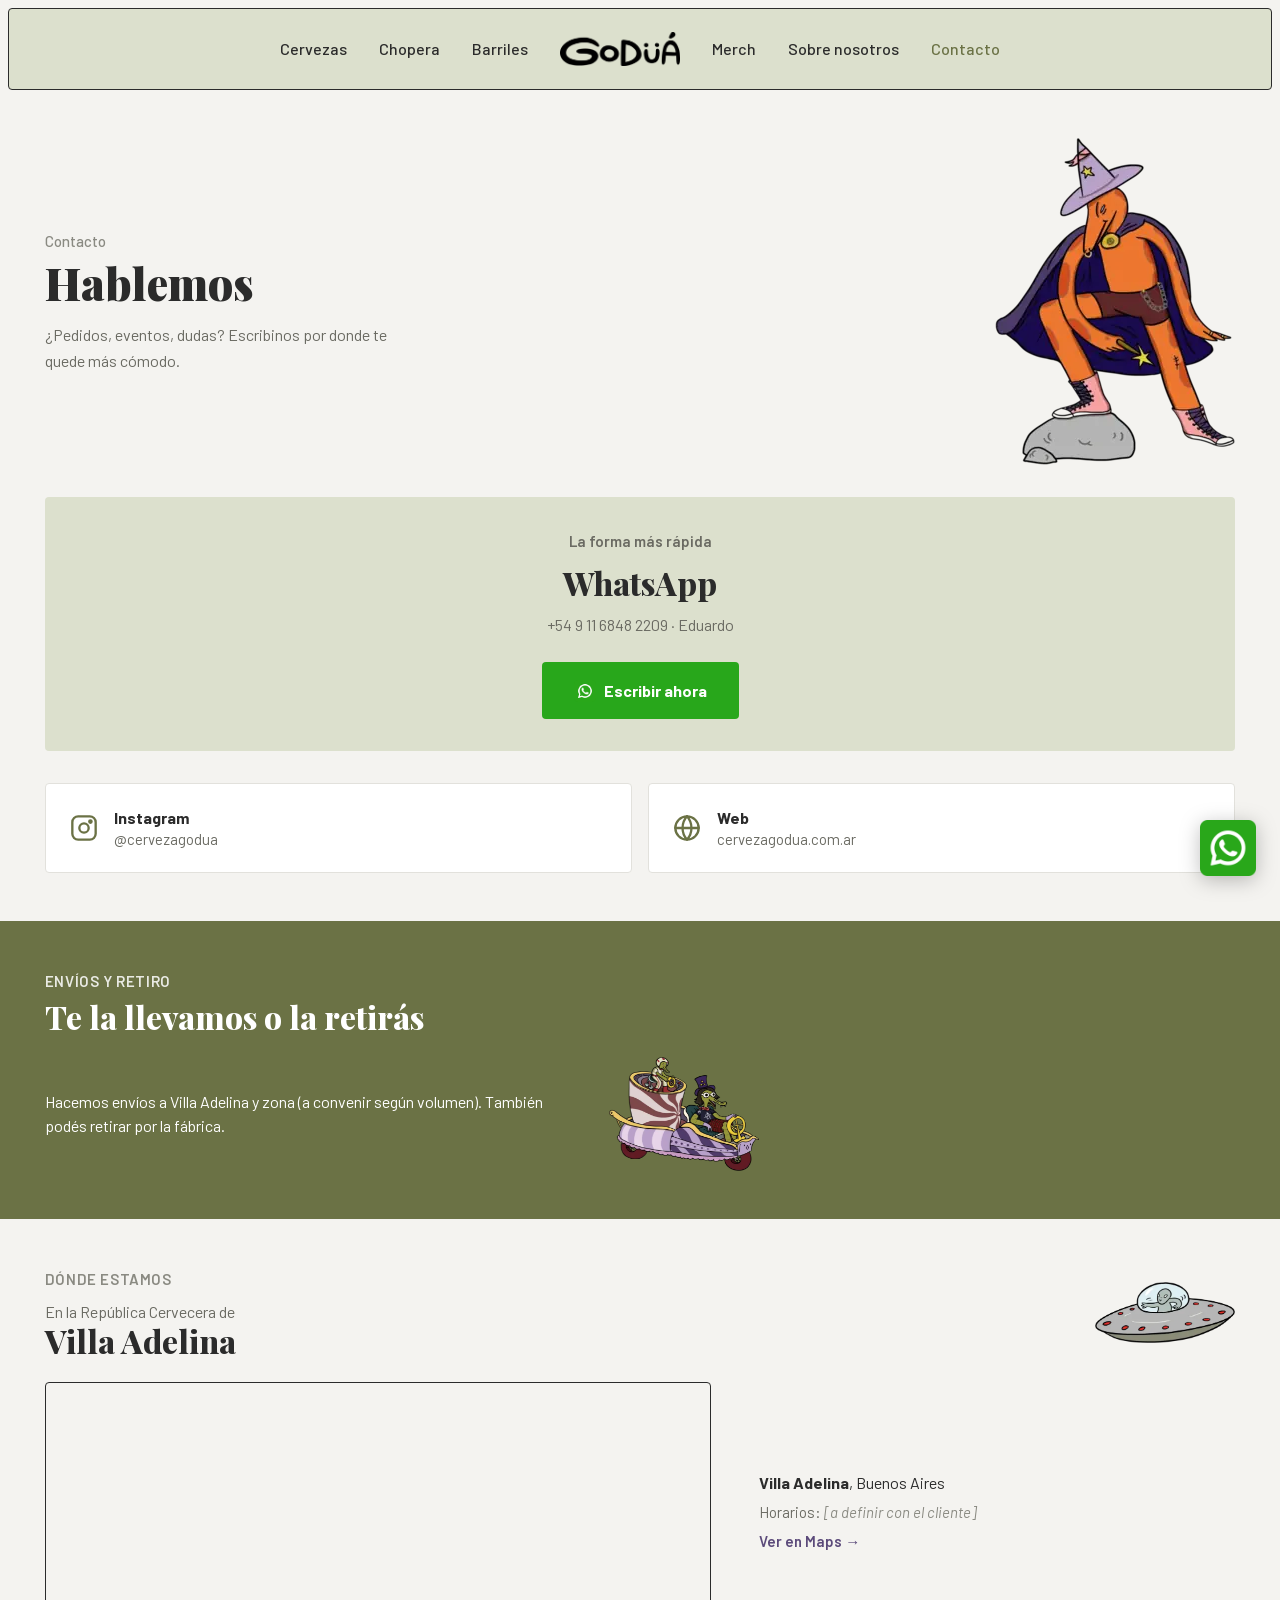
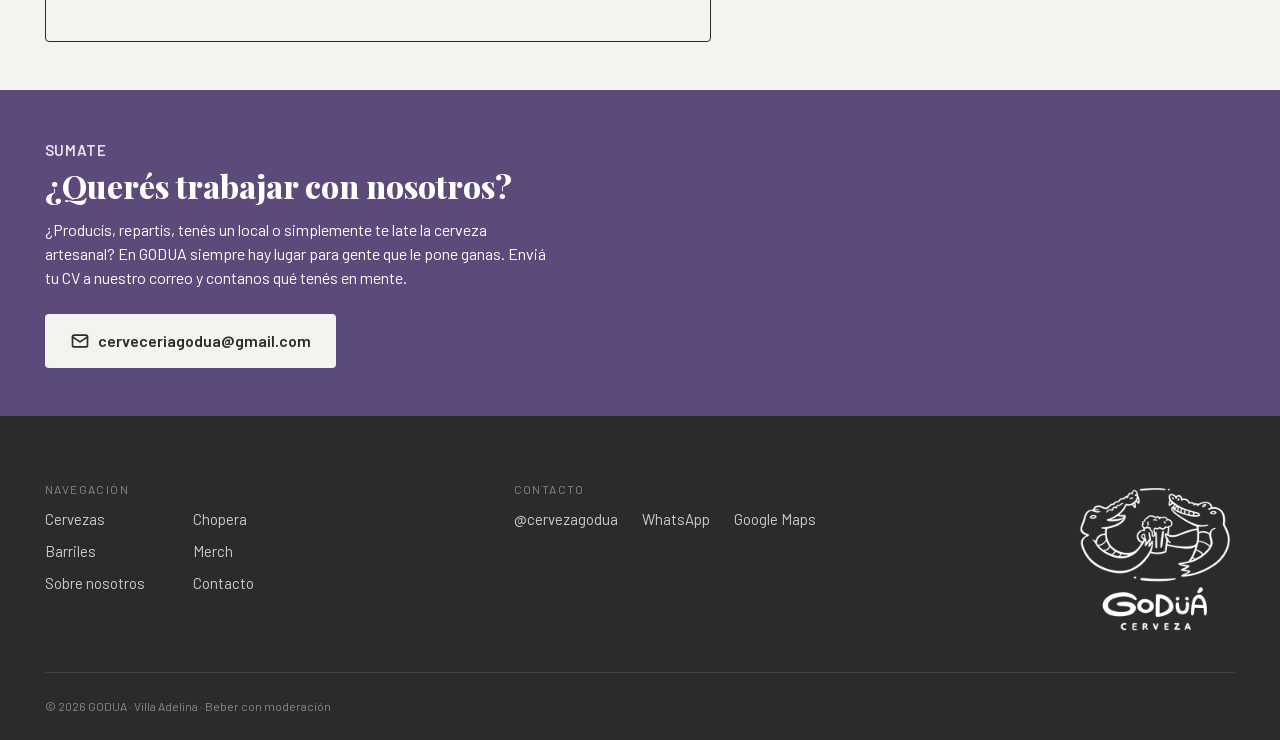
<file: contacto.html>
<!DOCTYPE html>
<html lang="es">
<head>
  <meta charset="UTF-8">
  <meta name="viewport" content="width=device-width, initial-scale=1.0">
  <meta name="description" content="Contactá a GODUA, cervecería artesanal de Villa Adelina. Escribinos por WhatsApp para pedidos, eventos y consultas.">
  <title>Contacto · GODUA Cerveza Artesanal</title>

  <!-- Favicon -->
  <link rel="icon" href="assets/favicon/favicon.ico" sizes="any">
  <link rel="icon" type="image/png" sizes="32x32" href="assets/favicon/favicon-32x32.png">
  <link rel="icon" type="image/png" sizes="16x16" href="assets/favicon/favicon-16x16.png">
  <link rel="apple-touch-icon" href="assets/favicon/apple-touch-icon.png">

  <link rel="stylesheet" href="css/fonts.css?v=15">

  <link rel="stylesheet" href="css/variables.css?v=5">
  <link rel="stylesheet" href="css/reset.css?v=5">
  <link rel="stylesheet" href="css/base.css?v=5">
  <link rel="stylesheet" href="css/components/navbar.css?v=12">
  <link rel="stylesheet" href="css/components/button.css?v=5">
  <link rel="stylesheet" href="css/components/footer.css?v=5">
  <link rel="stylesheet" href="css/components/animations.css?v=12">
  <link rel="stylesheet" href="css/pages/contacto.css?v=7">
</head>
<body class="page-contacto">

  <!-- ============================================
       NAVBAR (idéntico a la Home; "Contacto" activo)
       ============================================ -->
  <header>
    <nav class="navbar" aria-label="Navegación principal">
      <div class="navbar__inner">
        <a class="navbar__logo" href="index.html" aria-label="GODUA — Inicio">
          <img src="assets/logos/GODUA-solo-web.png" alt="GODUA" width="1000" height="283" decoding="async">
        </a>

        <input type="checkbox" id="nav-toggle" class="navbar__toggle-input">
        <ul class="navbar__links">
          <li><a class="navbar__link" href="cervezas.html">Cervezas</a></li>
          <li><a class="navbar__link" href="chopera.html">Chopera</a></li>
          <li><a class="navbar__link" href="barriles.html">Barriles</a></li>
          <li><a class="navbar__link" href="merch.html">Merch</a></li>
          <li><a class="navbar__link" href="sobre-nosotros.html">Sobre nosotros</a></li>
          <li><a class="navbar__link" href="contacto.html" aria-current="page">Contacto</a></li>
        </ul>

        <div class="navbar__actions">
          <a class="navbar__whatsapp"
             href="https://wa.me/5491168482209?text=Hola%20GODUA%2C%20quiero%20consultar"
             target="_blank" rel="noopener noreferrer"
             aria-label="Escribinos por WhatsApp">
            <img src="assets/iconos/whatsapp.png" alt="WhatsApp" width="512" height="512" decoding="async">
          </a>
          <label for="nav-toggle" class="navbar__toggle" aria-label="Abrir menú">
            <span></span><span></span><span></span>
          </label>
        </div>
      </div>
    </nav>
  </header>

  <main>

    <!-- ============================================
         1 · HERO
         ============================================ -->
    <section class="cont-hero" aria-labelledby="cont-title">
      <div class="wrap cont-hero__inner">
        <div class="cont-hero__text">
          <p class="cont-hero__kicker anim-up">Contacto</p>
          <h1 class="cont-hero__title anim-up anim-d1" id="cont-title">Hablemos</h1>
          <p class="cont-hero__subtitle anim-up anim-d2">¿Pedidos, eventos, dudas? Escribinos por donde te quede más cómodo.</p>
        </div>
        <!-- Ilustración del hero de contacto -->
        <img class="cont-hero__illus anim-up anim-d3"
             src="assets/ilustraciones/hablemos.webp"
             srcset="assets/ilustraciones/hablemos-240.webp 240w,
                     assets/ilustraciones/hablemos-480.webp 480w,
                     assets/ilustraciones/hablemos.webp 720w"
             sizes="(min-width: 1024px) 240px, 130px"
             alt="Reptil mago, la mascota de GODUA"
             width="720"
             height="980"
             decoding="async"
             fetchpriority="high">
      </div>
    </section>

    <!-- ============================================
         2 · WHATSAPP — canal protagónico
         ============================================ -->
    <section class="cont-wa" aria-labelledby="cont-wa-title">
      <div class="wrap">
        <div class="cont-wa__card" data-reveal="pop">
          <p class="cont-wa__eyebrow">La forma más rápida</p>
          <h2 id="cont-wa-title" class="cont-wa__title">WhatsApp</h2>
          <p class="cont-wa__phone">+54 9 11 6848 2209 · Eduardo</p>
          <a class="cont-wa__btn"
             href="https://wa.me/5491168482209?text=Hola%20GODUA%2C%20quiero%20hacer%20una%20consulta"
             target="_blank" rel="noopener noreferrer">
            <img class="cont-wa__btn-icon" src="assets/iconos/whatsapp.png" alt="" aria-hidden="true" width="512" height="512" decoding="async">
            Escribir ahora
          </a>
        </div>
      </div>
    </section>

    <!-- ============================================
         3 · OTROS CANALES — Instagram / Web
         ============================================ -->
    <section class="cont-channels" aria-labelledby="cont-ch-title">
      <div class="wrap">
        <h2 id="cont-ch-title" class="sr-only">Otros canales</h2>
        <div class="cont-channels__list" data-reveal-group>
          <a class="cont-channel" data-reveal href="https://instagram.com/cervezagodua" target="_blank" rel="noopener noreferrer">
            <span class="cont-channel__icon" aria-hidden="true">
              <svg viewBox="0 0 24 24" fill="none" stroke="currentColor" stroke-width="2" stroke-linecap="round" stroke-linejoin="round"><rect x="2" y="2" width="20" height="20" rx="5"/><circle cx="12" cy="12" r="4"/><circle cx="17.5" cy="6.5" r="1"/></svg>
            </span>
            <span class="cont-channel__text">
              <span class="cont-channel__name">Instagram</span>
              <span class="cont-channel__sub">@cervezagodua</span>
            </span>
          </a>
          <a class="cont-channel" data-reveal href="https://cervezagodua.com.ar" target="_blank" rel="noopener noreferrer">
            <span class="cont-channel__icon" aria-hidden="true">
              <svg viewBox="0 0 24 24" fill="none" stroke="currentColor" stroke-width="2" stroke-linecap="round" stroke-linejoin="round"><circle cx="12" cy="12" r="10"/><path d="M2 12h20M12 2a15 15 0 0 1 0 20 15 15 0 0 1 0-20"/></svg>
            </span>
            <span class="cont-channel__text">
              <span class="cont-channel__name">Web</span>
              <span class="cont-channel__sub">cervezagodua.com.ar</span>
            </span>
          </a>
        </div>
      </div>
    </section>

    <!-- ============================================
         4 · ENVÍOS Y RETIRO — bloque oliva
         ============================================ -->
    <section class="cont-shipping cont-shipping--olive" aria-labelledby="cont-ship-title">
      <div class="wrap">
        <div class="cont-shipping__head" data-reveal>
          <div class="cont-shipping__heading">
            <p class="cont-shipping__eyebrow">ENVÍOS Y RETIRO</p>
            <h2 id="cont-ship-title" class="cont-shipping__title">Te la llevamos o la retirás</h2>
          </div>
        </div>
        <!-- Fila: texto (izq) + ilustración (der) -->
        <div class="cont-shipping__body" data-reveal>
          <p class="cont-shipping__text">Hacemos envíos a Villa Adelina y zona (a convenir según volumen). También podés retirar por la fábrica.</p>
          <img loading="lazy" decoding="async" class="cont-shipping__illus" src="assets/ilustraciones/envios.webp" alt="" aria-hidden="true" width="4657" height="3545">
        </div>
      </div>
    </section>

    <!-- ============================================
         5 · DÓNDE ESTAMOS — mapa + datos
         ============================================ -->
    <section class="cont-where" aria-labelledby="cont-where-title">
      <div class="wrap">
        <!-- Header: título (izq) + ilustración (der), arriba del mapa -->
        <div class="cont-where__head" data-reveal>
          <div class="cont-where__heading">
            <p class="cont-where__kicker">DÓNDE ESTAMOS</p>
            <h2 id="cont-where-title" class="cont-where__title"><span class="cont-where__title-pre">En la República Cervecera de</span>Villa Adelina</h2>
          </div>
          <img loading="lazy" decoding="async" class="cont-where__illus" src="assets/ilustraciones/home-coverage.webp" alt="" aria-hidden="true" width="3947" height="1717">
        </div>

        <div class="cont-where__inner" data-reveal>
          <!-- Mapa embebido (Google Maps) -->
          <div class="cont-where__map">
            <iframe src="https://www.google.com/maps/embed?pb=!1m18!1m12!1m3!1d13150.7!2d-58.54383877247635!3d-34.510969186158526!2m3!1f0!2f0!3f0!3m2!1i1024!2i768!4f13.1!3m3!1m2!1s0x95bcb1006eed135f%3A0x55929b17dc928e49!2sCerveza%20artesanal%20God%C5%AB%C3%81!5e0!3m2!1ses!2sar!4v1783293811460!5m2!1ses!2sar" title="Ubicación de GODUA en Villa Adelina — Google Maps" style="border:0;" allowfullscreen loading="lazy" referrerpolicy="strict-origin-when-cross-origin"></iframe>
          </div>
          <div class="cont-where__info">
            <p class="cont-where__place"><strong>Villa Adelina</strong>, Buenos Aires</p>
            <p class="cont-where__hours">Horarios: <span class="cont-where__ph">[a definir con el cliente]</span></p>
            <a class="cont-where__maps" href="https://www.google.com/maps/search/?api=1&query=Cerveza%20artesanal%20God%C5%AB%C3%81%20Villa%20Adelina" target="_blank" rel="noopener noreferrer">Ver en Maps →</a>
          </div>
        </div>
      </div>
    </section>


    <!-- ============================================
         6 · TRABAJÁ CON NOSOTROS — bloque berenjena
         ============================================ -->
    <section class="cont-work cont-work--eggplant" aria-labelledby="cont-work-title">
      <div class="wrap" data-reveal>
        <p class="cont-work__eyebrow">SUMATE</p>
        <h2 id="cont-work-title" class="cont-work__title">¿Querés trabajar con nosotros?</h2>
        <p class="cont-work__text">¿Producís, repartís, tenés un local o simplemente te late la cerveza artesanal? En GODUA siempre hay lugar para gente que le pone ganas. Enviá tu CV a nuestro correo y contanos qué tenés en mente.</p>
        <a class="btn btn--on-color cont-work__btn"
           href="mailto:cerveceriagodua@gmail.com?subject=CV%20-%20Trabajar%20en%20GODUA">
          <svg class="cont-work__mail-icon" viewBox="0 0 24 24" fill="none" stroke="currentColor" stroke-width="2" stroke-linecap="round" stroke-linejoin="round" aria-hidden="true"><rect x="3" y="5" width="18" height="14" rx="2"/><path d="m3 7 9 6 9-6"/></svg>
          cerveceriagodua@gmail.com
        </a>
      </div>
    </section>

  </main>

  <!-- ============================================
       FOOTER (idéntico a la Home)
       ============================================ -->
  <footer class="footer">
    <div class="footer__inner">
      <div class="footer__top">
        <div class="footer__brand">
          <a class="footer__logo" href="index.html" aria-label="GODUA — Inicio">
            <img src="assets/logos/godua-completo-blanco.webp" alt="GODUA Cerveza">
          </a>
        </div>

        <nav class="footer__nav" aria-label="Navegación del pie">
          <p class="footer__heading">Navegación</p>
          <div class="footer__links">
            <a class="footer__link" href="cervezas.html">Cervezas</a>
            <a class="footer__link" href="chopera.html">Chopera</a>
            <a class="footer__link" href="barriles.html">Barriles</a>
            <a class="footer__link" href="merch.html">Merch</a>
            <a class="footer__link" href="sobre-nosotros.html">Sobre nosotros</a>
            <a class="footer__link" href="contacto.html">Contacto</a>
          </div>
        </nav>

        <div class="footer__contact">
          <p class="footer__heading">Contacto</p>
          <div class="footer__contact-links">
            <a href="https://instagram.com/cervezagodua" target="_blank" rel="noopener noreferrer">@cervezagodua</a>
            <a href="https://wa.me/5491168482209" target="_blank" rel="noopener noreferrer">WhatsApp</a>
            <a href="https://www.google.com/maps/search/?api=1&query=Cerveza%20artesanal%20God%C5%AA%C3%81%20Villa%20Adelina" target="_blank" rel="noopener noreferrer">Google Maps</a>
          </div>
        </div>
      </div>

      <p class="footer__legal">© 2026 GODUA · Villa Adelina · Beber con moderación</p>
    </div>
  </footer>

  <script src="js/js-utils.js?v=15" defer></script>

  <!-- WhatsApp flotante (solo desktop; en mobile sigue dentro del navbar) -->
  <a class="whatsapp-fab"
     href="https://wa.me/5491168482209?text=Hola%20GODUA%2C%20quiero%20consultar"
     target="_blank" rel="noopener noreferrer"
     aria-label="Escribinos por WhatsApp">
    <img src="assets/iconos/whatsapp.png" alt="WhatsApp" width="512" height="512" decoding="async">
  </a>

</body>
</html>
</file>
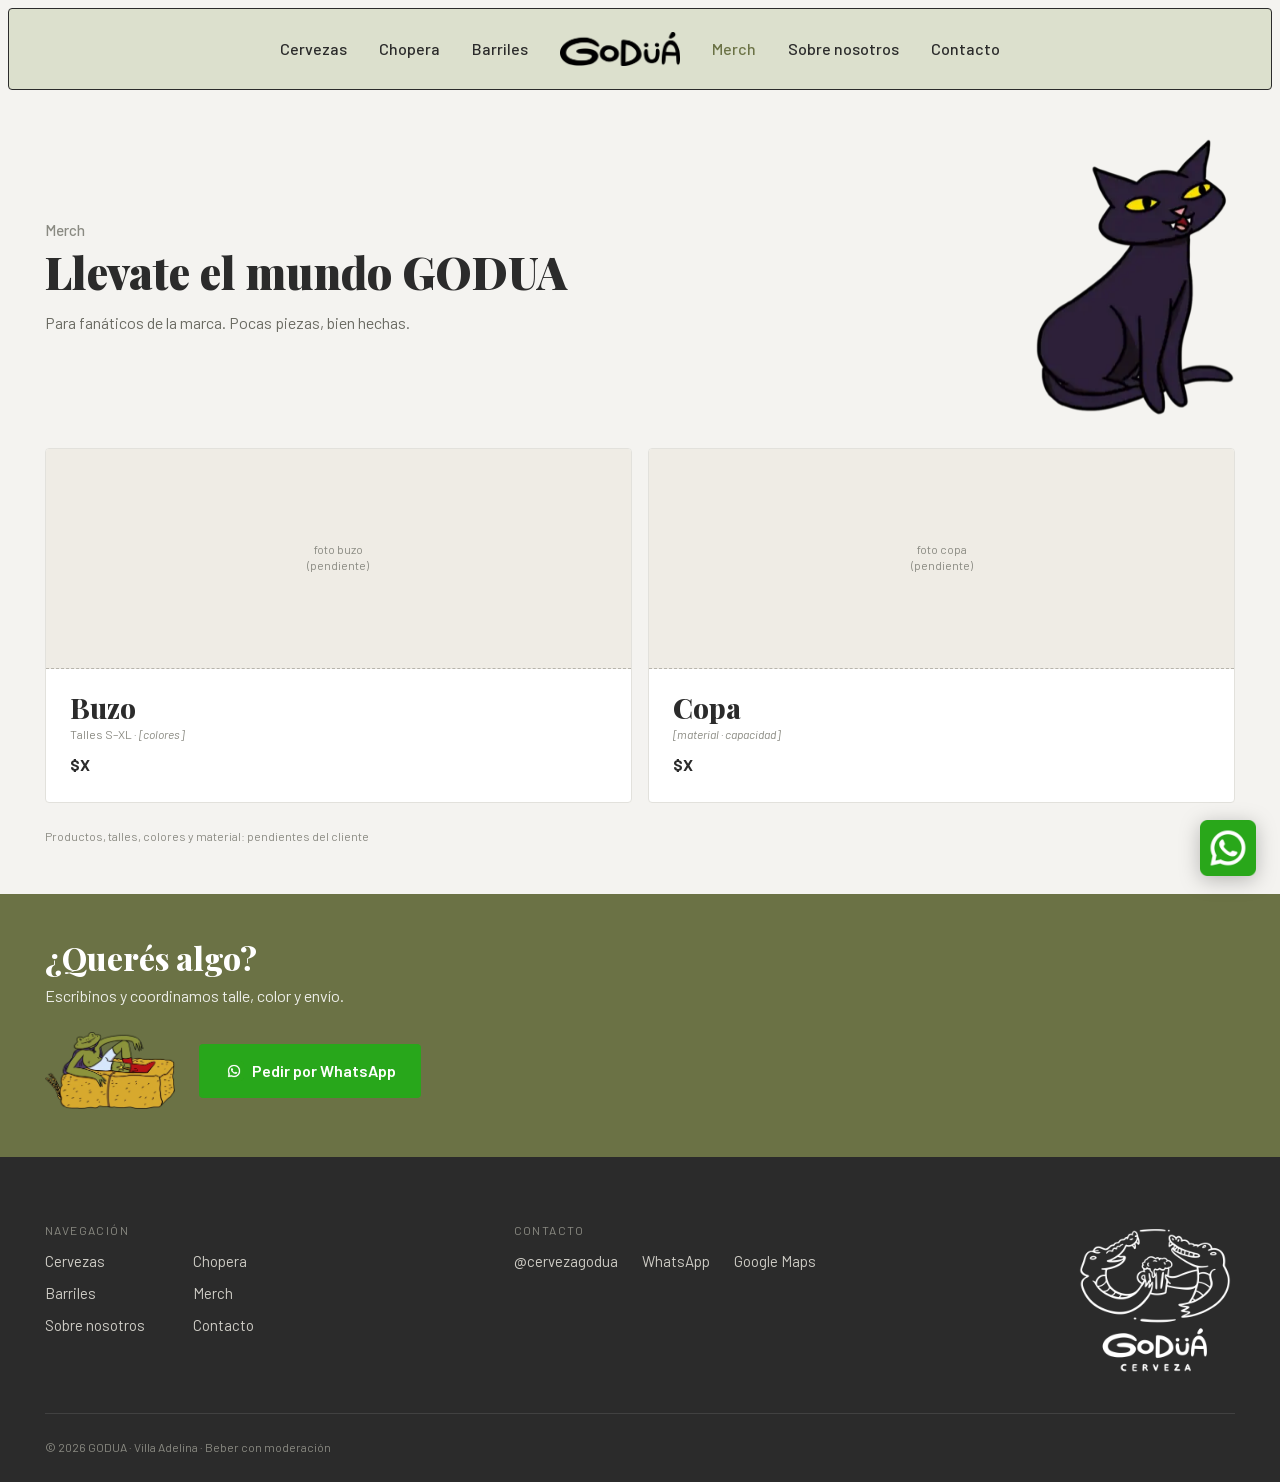
<file: merch.html>
<!DOCTYPE html>
<html lang="es">
<head>
  <meta charset="UTF-8">
  <meta name="viewport" content="width=device-width, initial-scale=1.0">
  <meta name="description" content="Merch de GODUA, cervecería artesanal de Villa Adelina: buzos, copas y más piezas del mundo GODUA. Pocas piezas, bien hechas.">
  <title>Merch · GODUA Cerveza Artesanal</title>

  <!-- Favicon -->
  <link rel="icon" href="assets/favicon/favicon.ico" sizes="any">
  <link rel="icon" type="image/png" sizes="32x32" href="assets/favicon/favicon-32x32.png">
  <link rel="icon" type="image/png" sizes="16x16" href="assets/favicon/favicon-16x16.png">
  <link rel="apple-touch-icon" href="assets/favicon/apple-touch-icon.png">

  <link rel="stylesheet" href="css/fonts.css?v=15">

  <link rel="stylesheet" href="css/variables.css">
  <link rel="stylesheet" href="css/reset.css">
  <link rel="stylesheet" href="css/base.css">
  <link rel="stylesheet" href="css/components/navbar.css?v=12">
  <link rel="stylesheet" href="css/components/button.css">
  <link rel="stylesheet" href="css/components/footer.css">
  <link rel="stylesheet" href="css/components/animations.css?v=12">
  <link rel="stylesheet" href="css/pages/merch.css">
</head>
<body class="page-merch">

  <!-- ============================================
       NAVBAR (idéntico a la Home; "Merch" activo)
       ============================================ -->
  <header>
    <nav class="navbar" aria-label="Navegación principal">
      <div class="navbar__inner">
        <a class="navbar__logo" href="index.html" aria-label="GODUA — Inicio">
          <img src="assets/logos/GODUA-solo-web.png" alt="GODUA" width="1000" height="283" decoding="async">
        </a>

        <input type="checkbox" id="nav-toggle" class="navbar__toggle-input">
        <ul class="navbar__links">
          <li><a class="navbar__link" href="cervezas.html">Cervezas</a></li>
          <li><a class="navbar__link" href="chopera.html">Chopera</a></li>
          <li><a class="navbar__link" href="barriles.html">Barriles</a></li>
          <li><a class="navbar__link" href="merch.html" aria-current="page">Merch</a></li>
          <li><a class="navbar__link" href="sobre-nosotros.html">Sobre nosotros</a></li>
          <li><a class="navbar__link" href="contacto.html">Contacto</a></li>
        </ul>

        <div class="navbar__actions">
          <a class="navbar__whatsapp"
             href="https://wa.me/5491168482209?text=Hola%20GODUA%2C%20quiero%20consultar"
             target="_blank" rel="noopener noreferrer"
             aria-label="Escribinos por WhatsApp">
            <img src="assets/iconos/whatsapp.png" alt="WhatsApp" width="512" height="512" decoding="async">
          </a>
          <label for="nav-toggle" class="navbar__toggle" aria-label="Abrir menú">
            <span></span><span></span><span></span>
          </label>
        </div>
      </div>
    </nav>
  </header>

  <main>

    <!-- ============================================
         1 · HERO — página breve a propósito
         ============================================ -->
    <section class="merch-hero" aria-labelledby="merch-title">
      <div class="wrap merch-hero__inner">
        <div class="merch-hero__text">
          <p class="merch-hero__kicker anim-up">Merch</p>
          <h1 class="merch-hero__title anim-up anim-d1" id="merch-title">Llevate el mundo GODUA</h1>
          <p class="merch-hero__subtitle anim-up anim-d2">Para fanáticos de la marca. Pocas piezas, bien hechas.</p>
        </div>
        <!-- Ilustración del hero: gato (mira hacia el texto) -->
        <img class="merch-hero__illus anim-up anim-d3"
             src="assets/ilustraciones/gato.webp"
             srcset="assets/ilustraciones/gato-240.webp 240w,
                     assets/ilustraciones/gato-480.webp 480w,
                     assets/ilustraciones/gato.webp 583w"
             sizes="(min-width: 1024px) 200px, 120px"
             alt=""
             aria-hidden="true"
             width="583"
             height="810"
             decoding="async"
             fetchpriority="high">
      </div>
    </section>

    <!-- ============================================
         2 · PRODUCTOS — grilla 2 columnas, foto protagonista
         Datos (talles/colores/material) pendientes del cliente.
         Precios del backend: no hardcodear ($X placeholder).
         ============================================ -->
    <section class="merch-products" aria-label="Productos">
      <div class="wrap">
        <div class="merch-grid" data-reveal-group>

          <article class="merch-card" data-reveal="pop">
            <div class="merch-card__photo illus-box" aria-hidden="true">foto buzo<br>(pendiente)</div>
            <div class="merch-card__info">
              <h2 class="merch-card__name">Buzo</h2>
              <p class="merch-card__meta">Talles S–XL · <span class="merch-ph">[colores]</span></p>
              <p class="merch-card__price" data-price="merch-buzo">$X</p>
            </div>
          </article>

          <article class="merch-card" data-reveal="pop">
            <div class="merch-card__photo illus-box" aria-hidden="true">foto copa<br>(pendiente)</div>
            <div class="merch-card__info">
              <h2 class="merch-card__name">Copa</h2>
              <p class="merch-card__meta"><span class="merch-ph">[material · capacidad]</span></p>
              <p class="merch-card__price" data-price="merch-copa">$X</p>
            </div>
          </article>

        </div>
        <p class="merch-note" data-reveal>Productos, talles, colores y material: pendientes del cliente</p>
      </div>
    </section>

    <!-- ============================================
         3 · CTA CIERRE — bloque oliva
         Único CTA contextual de la página.
         ============================================ -->
    <section class="merch-cta merch-cta--olive" aria-labelledby="merch-cta-title">
      <div class="wrap merch-cta__inner" data-reveal>
        <h2 id="merch-cta-title" class="merch-cta__title">¿Querés algo?</h2>
        <p class="merch-cta__text">Escribinos y coordinamos talle, color y envío.</p>
        <div class="merch-cta__row">
          <img loading="lazy" decoding="async" class="merch-cta__illus" src="assets/ilustraciones/cual-queres.webp" alt="" aria-hidden="true" width="3135" height="1851">
          <a class="btn btn--whatsapp"
             href="https://wa.me/5491168482209?text=Hola%21%20Quiero%20consultar%20por%20el%20merch%20de%20GODUA"
             target="_blank" rel="noopener noreferrer">
            <img class="btn__wa-icon" src="assets/iconos/whatsapp.png" alt="" aria-hidden="true" width="512" height="512" decoding="async">
            Pedir por WhatsApp
          </a>
        </div>
      </div>
    </section>

  </main>

  <!-- ============================================
       FOOTER (idéntico a la Home)
       ============================================ -->
  <footer class="footer">
    <div class="footer__inner">
      <div class="footer__top">
        <div class="footer__brand">
          <a class="footer__logo" href="index.html" aria-label="GODUA — Inicio">
            <img src="assets/logos/godua-completo-blanco.webp" alt="GODUA Cerveza">
          </a>
        </div>

        <nav class="footer__nav" aria-label="Navegación del pie">
          <p class="footer__heading">Navegación</p>
          <div class="footer__links">
            <a class="footer__link" href="cervezas.html">Cervezas</a>
            <a class="footer__link" href="chopera.html">Chopera</a>
            <a class="footer__link" href="barriles.html">Barriles</a>
            <a class="footer__link" href="merch.html">Merch</a>
            <a class="footer__link" href="sobre-nosotros.html">Sobre nosotros</a>
            <a class="footer__link" href="contacto.html">Contacto</a>
          </div>
        </nav>

        <div class="footer__contact">
          <p class="footer__heading">Contacto</p>
          <div class="footer__contact-links">
            <a href="https://instagram.com/cervezagodua" target="_blank" rel="noopener noreferrer">@cervezagodua</a>
            <a href="https://wa.me/5491168482209" target="_blank" rel="noopener noreferrer">WhatsApp</a>
            <a href="https://www.google.com/maps/search/?api=1&query=Cerveza%20artesanal%20God%C5%AA%C3%81%20Villa%20Adelina" target="_blank" rel="noopener noreferrer">Google Maps</a>
          </div>
        </div>
      </div>

      <p class="footer__legal">© 2026 GODUA · Villa Adelina · Beber con moderación</p>
    </div>
  </footer>

  <script src="js/js-utils.js?v=15" defer></script>

  <!-- WhatsApp flotante (solo desktop; en mobile sigue dentro del navbar) -->
  <a class="whatsapp-fab"
     href="https://wa.me/5491168482209?text=Hola%20GODUA%2C%20quiero%20consultar"
     target="_blank" rel="noopener noreferrer"
     aria-label="Escribinos por WhatsApp">
    <img src="assets/iconos/whatsapp.png" alt="WhatsApp" width="512" height="512" decoding="async">
  </a>

</body>
</html>
</file>
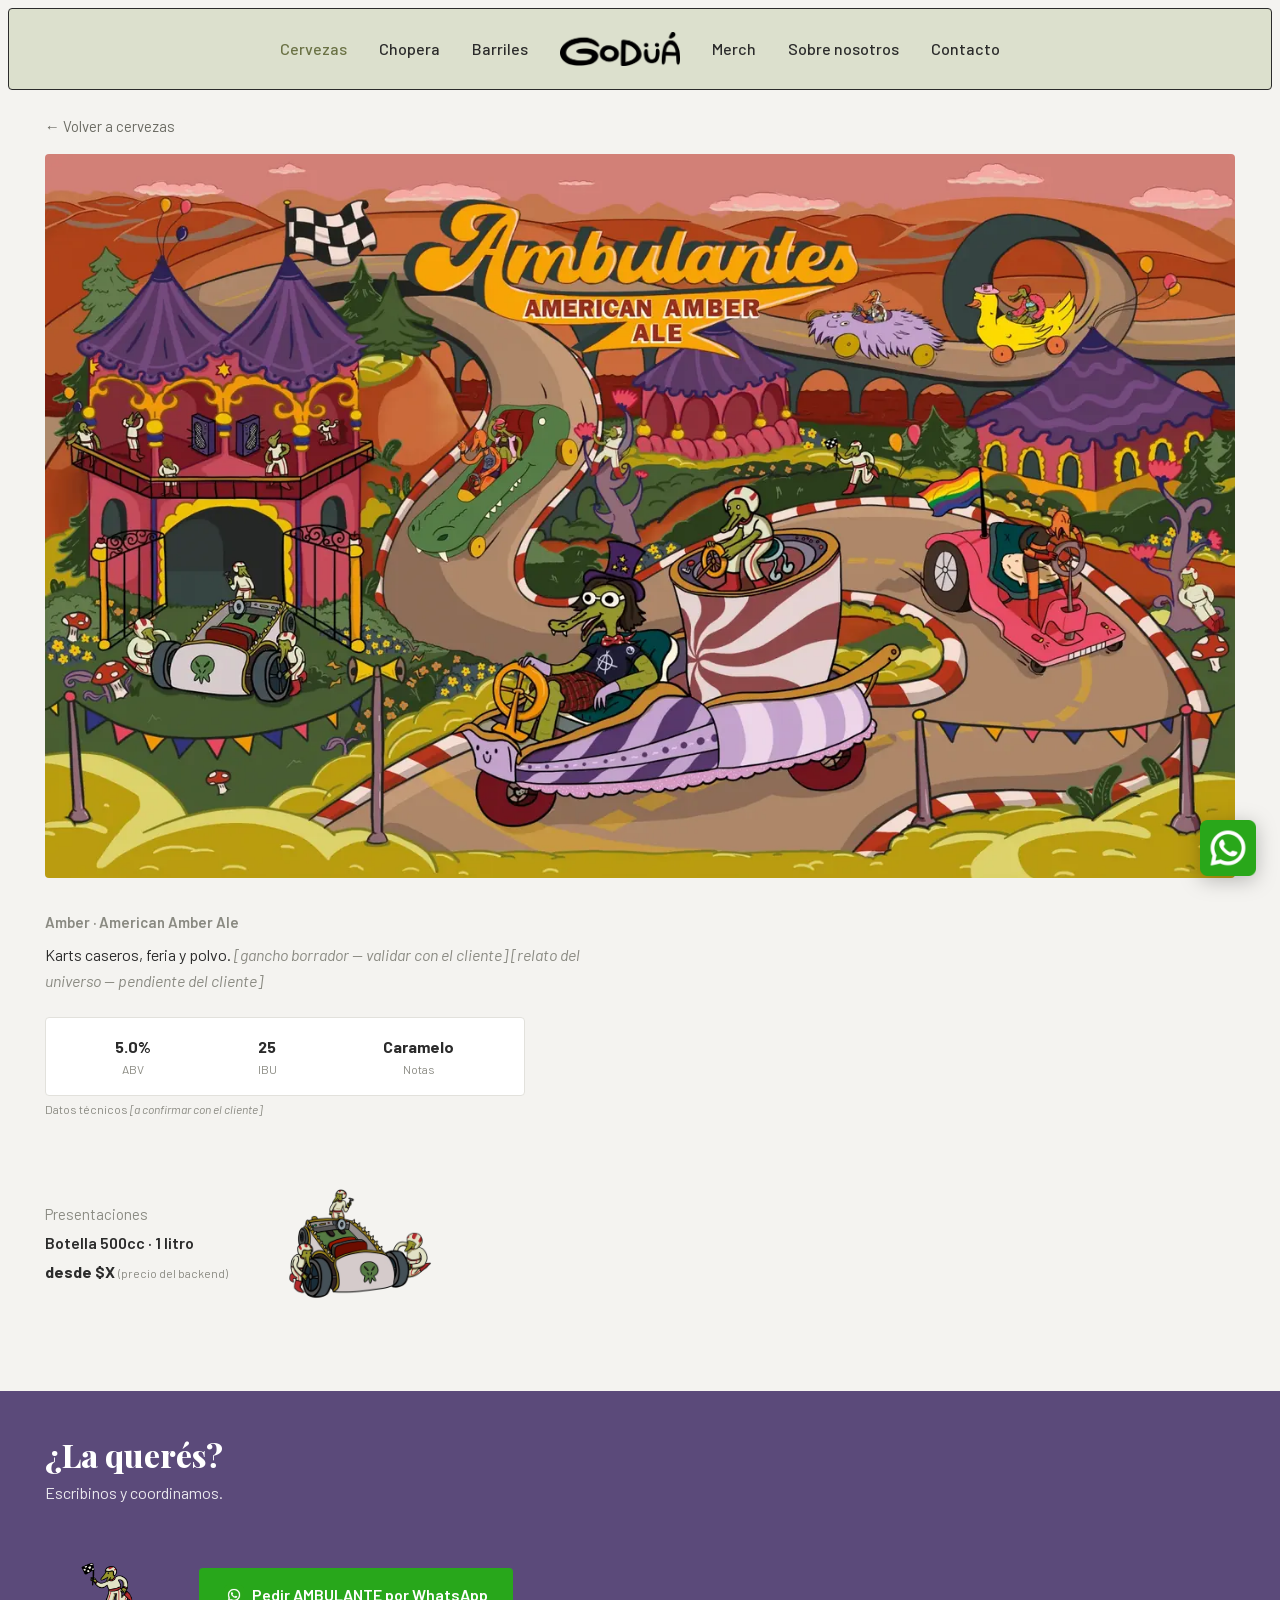
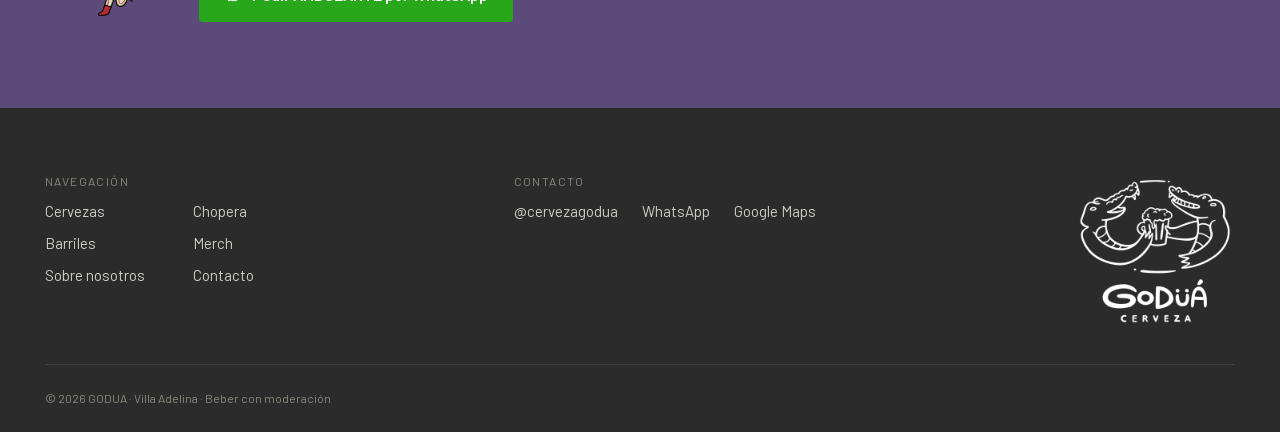
<file: cervezas/amber.html>
<!DOCTYPE html>
<html lang="es">
<head>
  <meta charset="UTF-8">
  <meta name="viewport" content="width=device-width, initial-scale=1.0">
  <meta name="description" content="AMBULANTE, la Amber de GODUA: American Amber Ale artesanal de Villa Adelina. Karts caseros, feria y polvo en la República Cervecera. Botella 500cc y 1 litro.">
  <title>AMBULANTE · Amber · GODUA Cerveza Artesanal</title>

  <!-- Favicon -->
  <link rel="icon" href="../assets/favicon/favicon.ico" sizes="any">
  <link rel="icon" type="image/png" sizes="32x32" href="../assets/favicon/favicon-32x32.png">
  <link rel="icon" type="image/png" sizes="16x16" href="../assets/favicon/favicon-16x16.png">
  <link rel="apple-touch-icon" href="../assets/favicon/apple-touch-icon.png">

  <link rel="stylesheet" href="../css/fonts.css?v=15">

  <link rel="stylesheet" href="../css/variables.css">
  <link rel="stylesheet" href="../css/reset.css">
  <link rel="stylesheet" href="../css/base.css">
  <link rel="stylesheet" href="../css/components/navbar.css">
  <link rel="stylesheet" href="../css/components/button.css">
  <link rel="stylesheet" href="../css/components/footer.css">
  <link rel="stylesheet" href="../css/pages/cerveza-detalle.css">
</head>
<body class="page-cerveza-detalle">

  <!-- ============================================
       NAVBAR (idéntico a la Home; "Cervezas" activo,
       rutas con ../ por estar en subcarpeta)
       ============================================ -->
  <header>
    <nav class="navbar" aria-label="Navegación principal">
      <div class="navbar__inner">
        <a class="navbar__logo" href="../index.html" aria-label="GODUA — Inicio">
          <img src="../assets/logos/GODUA-solo-web.png" alt="GODUA" width="1000" height="283" decoding="async">
        </a>

        <input type="checkbox" id="nav-toggle" class="navbar__toggle-input">
        <ul class="navbar__links">
          <li><a class="navbar__link" href="../cervezas.html" aria-current="page">Cervezas</a></li>
          <li><a class="navbar__link" href="../chopera.html">Chopera</a></li>
          <li><a class="navbar__link" href="../barriles.html">Barriles</a></li>
          <li><a class="navbar__link" href="../merch.html">Merch</a></li>
          <li><a class="navbar__link" href="../sobre-nosotros.html">Sobre nosotros</a></li>
          <li><a class="navbar__link" href="../contacto.html">Contacto</a></li>
        </ul>

        <div class="navbar__actions">
          <a class="navbar__whatsapp"
             href="https://wa.me/5491168482209?text=Hola%20GODUA%2C%20quiero%20consultar"
             target="_blank" rel="noopener noreferrer"
             aria-label="Escribinos por WhatsApp">
            <img src="../assets/iconos/whatsapp.png" alt="WhatsApp" width="512" height="512" decoding="async">
          </a>
          <label for="nav-toggle" class="navbar__toggle" aria-label="Abrir menú">
            <span></span><span></span><span></span>
          </label>
        </div>
      </div>
    </nav>
  </header>

  <main>

    <!-- ============================================
         1 · VOLVER + HERO DE UNIVERSO
         Portada del universo: pag-catalogo-cervezas/portadas/amber.png
         (gradiente terra queda como fondo de respaldo).
         ============================================ -->
    <div class="wrap">
      <a class="det-back" href="../cervezas.html">← Volver a cervezas</a>
    </div>

    <section class="det-hero" aria-labelledby="det-title">
      <div class="wrap">
        <div class="det-hero__universe det-hero__universe--terra">
          <img fetchpriority="high"
               decoding="async"
               class="det-hero__portada"
               src="../assets/ilustraciones/pag-catalogo-cervezas/portadas/amber.webp"
               srcset="../assets/ilustraciones/pag-catalogo-cervezas/portadas/amber-640.webp 640w,
                       ../assets/ilustraciones/pag-catalogo-cervezas/portadas/amber-960.webp 960w,
                       ../assets/ilustraciones/pag-catalogo-cervezas/portadas/amber-1400.webp 1400w,
                       ../assets/ilustraciones/pag-catalogo-cervezas/portadas/amber.webp 1800w"
               sizes="100vw"
               alt="Portada del universo AMBULANTE: reptiles corriendo en karts caseros por la feria"
               width="1800"
               height="1098">
          <h1 class="det-hero__title" id="det-title"><span class="sr-only">AMBULANTE</span></h1>
        </div>
      </div>
    </section>

    <!-- ============================================
         2 · RELATO + DATOS TÉCNICOS
         Relato y datos: pendientes del cliente.
         ============================================ -->
    <section class="det-info" aria-label="Sobre esta cerveza">
      <div class="wrap">
        <p class="det-info__kicker">Amber · American Amber Ale</p>
        <p class="det-info__story">Karts caseros, feria y polvo. <span class="det-ph">[gancho borrador — validar con el cliente]</span> <span class="det-ph">[relato del universo — pendiente del cliente]</span></p>

        <dl class="det-data">
          <div class="det-data__item">
            <dt class="det-data__label">ABV</dt>
            <dd class="det-data__value">5.0%</dd>
          </div>
          <div class="det-data__item">
            <dt class="det-data__label">IBU</dt>
            <dd class="det-data__value">25</dd>
          </div>
          <div class="det-data__item">
            <dt class="det-data__label">Notas</dt>
            <dd class="det-data__value">Caramelo</dd>
          </div>
        </dl>
        <p class="det-note">Datos técnicos <span class="det-ph">[a confirmar con el cliente]</span></p>

        <div class="det-buy">
          <div class="det-buy__text">
            <p class="det-buy__label">Presentaciones</p>
            <p class="det-buy__formats">Botella 500cc · 1 litro</p>
            <p class="det-buy__price">desde <span data-price="cerveza-amber">$X</span> <span class="det-note">(precio del backend)</span></p>
          </div>
          <img loading="lazy" decoding="async" class="det-buy__illus" src="../assets/ilustraciones/pag-catalogo-cervezas/amber/amber-5.webp" alt="" aria-hidden="true">
        </div>
      </div>
    </section>

    <!-- ============================================
         3 · CTA CIERRE — bloque violeta (berenjena),
         igual en los 5 detalles; se distingue del footer
         ============================================ -->
    <section class="det-cta det-cta--eggplant" aria-labelledby="det-cta-title">
      <div class="wrap det-cta__inner">
        <h2 id="det-cta-title" class="det-cta__title">¿La querés?</h2>
        <p class="det-cta__text">Escribinos y coordinamos.</p>
        <div class="det-cta__row">
          <img loading="lazy" decoding="async" class="det-cta__illus" src="../assets/ilustraciones/pag-catalogo-cervezas/amber/amber-4.webp" alt="" aria-hidden="true">
          <a class="btn btn--whatsapp"
             href="https://wa.me/5491168482209?text=Hola%21%20Quiero%20pedir%20AMBULANTE%20%28Amber%29"
             target="_blank" rel="noopener noreferrer">
            <img class="btn__wa-icon" src="../assets/iconos/whatsapp.png" alt="" aria-hidden="true" width="512" height="512" decoding="async">
            Pedir AMBULANTE por WhatsApp
          </a>
        </div>
      </div>
    </section>

  </main>

  <!-- ============================================
       FOOTER (idéntico a la Home, rutas con ../)
       ============================================ -->
  <footer class="footer">
    <div class="footer__inner">
      <div class="footer__top">
        <div class="footer__brand">
          <a class="footer__logo" href="../index.html" aria-label="GODUA — Inicio">
            <img src="../assets/logos/godua-completo-blanco.webp" alt="GODUA Cerveza">
          </a>
        </div>

        <nav class="footer__nav" aria-label="Navegación del pie">
          <p class="footer__heading">Navegación</p>
          <div class="footer__links">
            <a class="footer__link" href="../cervezas.html">Cervezas</a>
            <a class="footer__link" href="../chopera.html">Chopera</a>
            <a class="footer__link" href="../barriles.html">Barriles</a>
            <a class="footer__link" href="../merch.html">Merch</a>
            <a class="footer__link" href="../sobre-nosotros.html">Sobre nosotros</a>
            <a class="footer__link" href="../contacto.html">Contacto</a>
          </div>
        </nav>

        <div class="footer__contact">
          <p class="footer__heading">Contacto</p>
          <div class="footer__contact-links">
            <a href="https://instagram.com/cervezagodua" target="_blank" rel="noopener noreferrer">@cervezagodua</a>
            <a href="https://wa.me/5491168482209" target="_blank" rel="noopener noreferrer">WhatsApp</a>
            <a href="https://www.google.com/maps/search/?api=1&query=Cerveza%20artesanal%20God%C5%AA%C3%81%20Villa%20Adelina" target="_blank" rel="noopener noreferrer">Google Maps</a>
          </div>
        </div>
      </div>

      <p class="footer__legal">© 2026 GODUA · Villa Adelina · Beber con moderación</p>
    </div>
  </footer>

  <!-- WhatsApp flotante (solo desktop; en mobile sigue dentro del navbar) -->
  <a class="whatsapp-fab"
     href="https://wa.me/5491168482209?text=Hola%20GODUA%2C%20quiero%20consultar"
     target="_blank" rel="noopener noreferrer"
     aria-label="Escribinos por WhatsApp">
    <img src="../assets/iconos/whatsapp.png" alt="WhatsApp" width="512" height="512" decoding="async">
  </a>

</body>
</html>
</file>
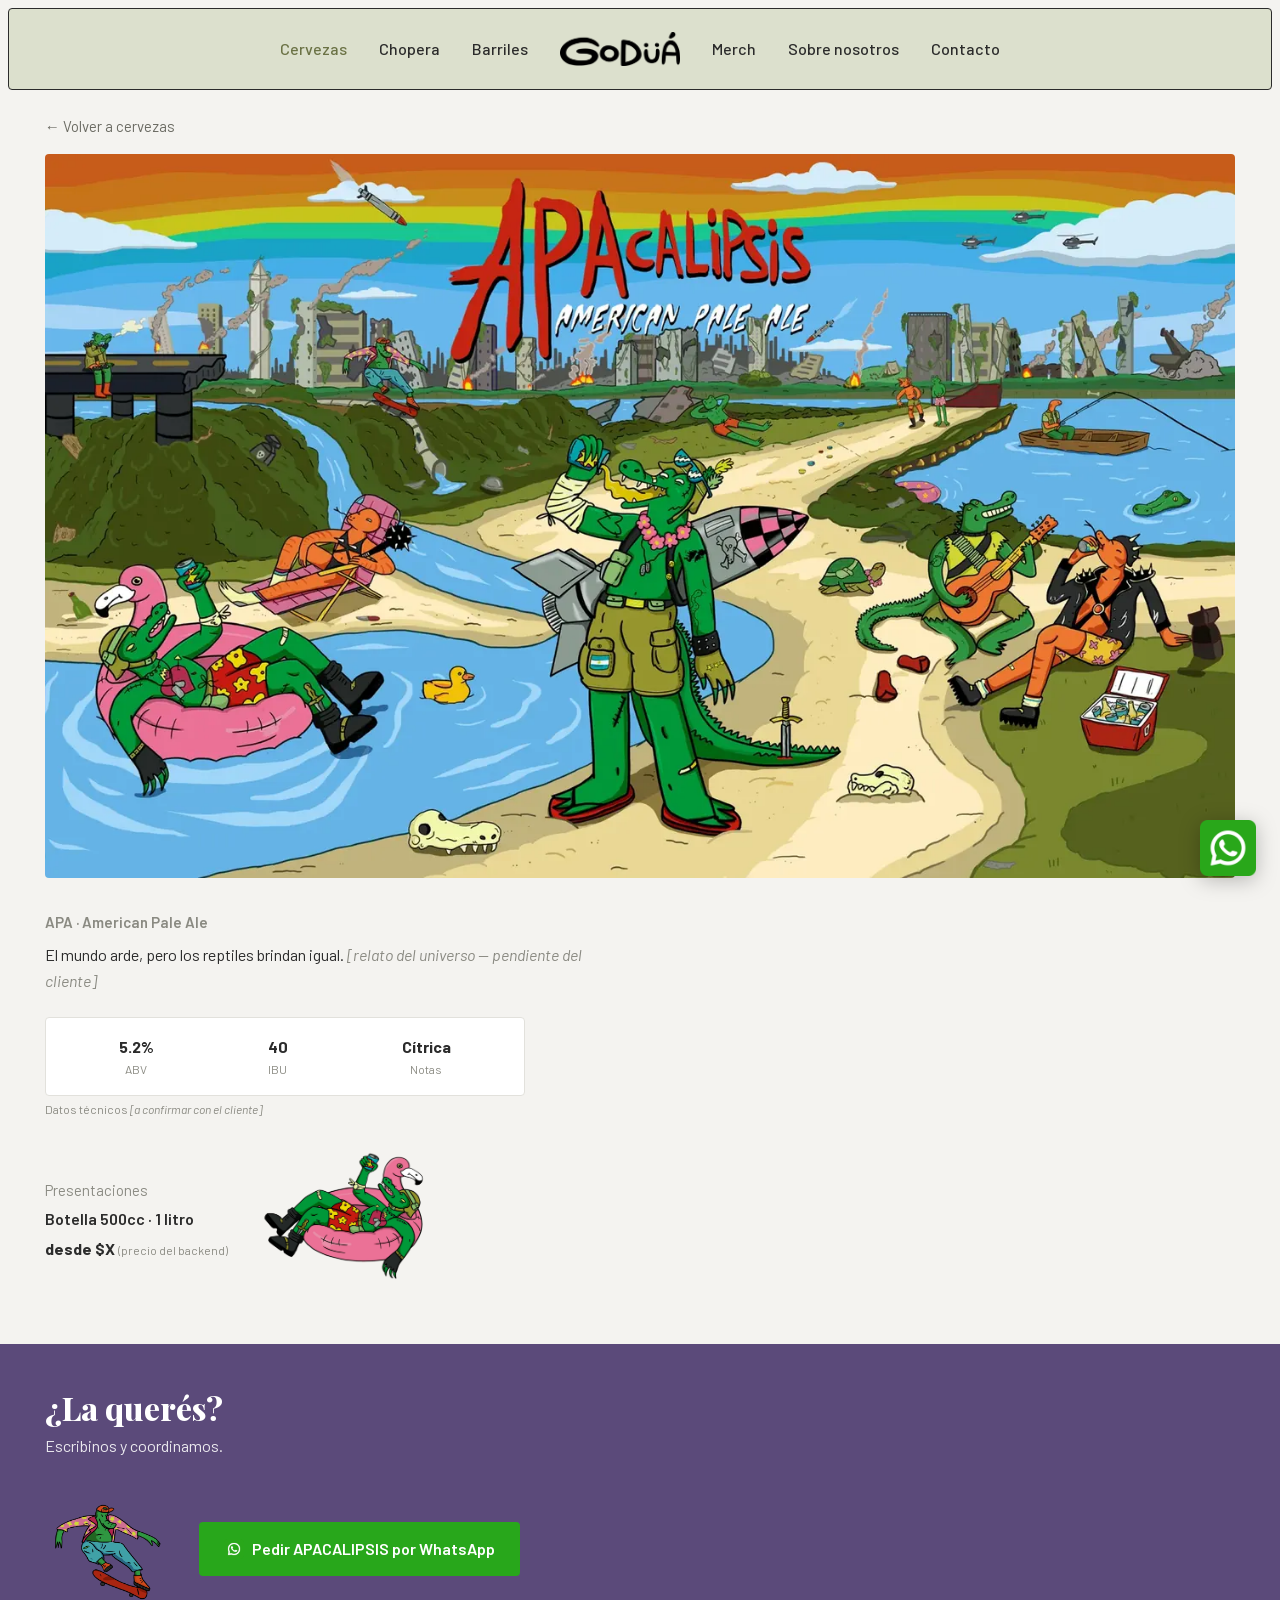
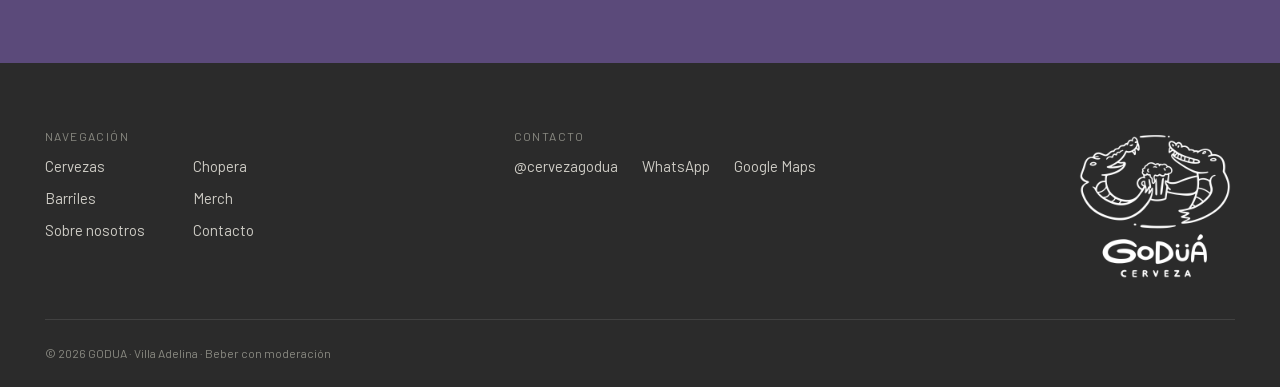
<file: cervezas/apacalipsis.html>
<!DOCTYPE html>
<html lang="es">
<head>
  <meta charset="UTF-8">
  <meta name="viewport" content="width=device-width, initial-scale=1.0">
  <meta name="description" content="APACALIPSIS, la APA de GODUA: American Pale Ale artesanal de Villa Adelina. El mundo arde, pero los reptiles brindan igual. Botella 500cc y 1 litro.">
  <title>APACALIPSIS · APA · GODUA Cerveza Artesanal</title>

  <!-- Favicon -->
  <link rel="icon" href="../assets/favicon/favicon.ico" sizes="any">
  <link rel="icon" type="image/png" sizes="32x32" href="../assets/favicon/favicon-32x32.png">
  <link rel="icon" type="image/png" sizes="16x16" href="../assets/favicon/favicon-16x16.png">
  <link rel="apple-touch-icon" href="../assets/favicon/apple-touch-icon.png">

  <link rel="stylesheet" href="../css/fonts.css?v=15">

  <link rel="stylesheet" href="../css/variables.css">
  <link rel="stylesheet" href="../css/reset.css">
  <link rel="stylesheet" href="../css/base.css">
  <link rel="stylesheet" href="../css/components/navbar.css">
  <link rel="stylesheet" href="../css/components/button.css">
  <link rel="stylesheet" href="../css/components/footer.css">
  <link rel="stylesheet" href="../css/pages/cerveza-detalle.css">
</head>
<body class="page-cerveza-detalle">

  <!-- ============================================
       NAVBAR (idéntico a la Home; "Cervezas" activo,
       rutas con ../ por estar en subcarpeta)
       ============================================ -->
  <header>
    <nav class="navbar" aria-label="Navegación principal">
      <div class="navbar__inner">
        <a class="navbar__logo" href="../index.html" aria-label="GODUA — Inicio">
          <img src="../assets/logos/GODUA-solo-web.png" alt="GODUA" width="1000" height="283" decoding="async">
        </a>

        <input type="checkbox" id="nav-toggle" class="navbar__toggle-input">
        <ul class="navbar__links">
          <li><a class="navbar__link" href="../cervezas.html" aria-current="page">Cervezas</a></li>
          <li><a class="navbar__link" href="../chopera.html">Chopera</a></li>
          <li><a class="navbar__link" href="../barriles.html">Barriles</a></li>
          <li><a class="navbar__link" href="../merch.html">Merch</a></li>
          <li><a class="navbar__link" href="../sobre-nosotros.html">Sobre nosotros</a></li>
          <li><a class="navbar__link" href="../contacto.html">Contacto</a></li>
        </ul>

        <div class="navbar__actions">
          <a class="navbar__whatsapp"
             href="https://wa.me/5491168482209?text=Hola%20GODUA%2C%20quiero%20consultar"
             target="_blank" rel="noopener noreferrer"
             aria-label="Escribinos por WhatsApp">
            <img src="../assets/iconos/whatsapp.png" alt="WhatsApp" width="512" height="512" decoding="async">
          </a>
          <label for="nav-toggle" class="navbar__toggle" aria-label="Abrir menú">
            <span></span><span></span><span></span>
          </label>
        </div>
      </div>
    </nav>
  </header>

  <main>

    <!-- ============================================
         1 · VOLVER + HERO DE UNIVERSO
         Portada del universo: pag-catalogo-cervezas/portadas/apa.png
         (gradiente terra queda como fondo de respaldo).
         ============================================ -->
    <div class="wrap">
      <a class="det-back" href="../cervezas.html">← Volver a cervezas</a>
    </div>

    <section class="det-hero" aria-labelledby="det-title">
      <div class="wrap">
        <div class="det-hero__universe det-hero__universe--terra">
          <img fetchpriority="high"
               decoding="async"
               class="det-hero__portada"
               src="../assets/ilustraciones/pag-catalogo-cervezas/portadas/apa.webp"
               srcset="../assets/ilustraciones/pag-catalogo-cervezas/portadas/apa-640.webp 640w,
                       ../assets/ilustraciones/pag-catalogo-cervezas/portadas/apa-960.webp 960w,
                       ../assets/ilustraciones/pag-catalogo-cervezas/portadas/apa-1400.webp 1400w,
                       ../assets/ilustraciones/pag-catalogo-cervezas/portadas/apa.webp 1800w"
               sizes="100vw"
               alt="Portada del universo APACALIPSIS: reptiles de vacaciones en un mundo en ruinas"
               width="1800"
               height="1096">
          <h1 class="det-hero__title" id="det-title"><span class="sr-only">APACALIPSIS</span></h1>
        </div>
      </div>
    </section>

    <!-- ============================================
         2 · RELATO + DATOS TÉCNICOS
         Relato y datos: pendientes del cliente.
         ============================================ -->
    <section class="det-info" aria-label="Sobre esta cerveza">
      <div class="wrap">
        <p class="det-info__kicker">APA · American Pale Ale</p>
        <p class="det-info__story">El mundo arde, pero los reptiles brindan igual. <span class="det-ph">[relato del universo — pendiente del cliente]</span></p>

        <dl class="det-data">
          <div class="det-data__item">
            <dt class="det-data__label">ABV</dt>
            <dd class="det-data__value">5.2%</dd>
          </div>
          <div class="det-data__item">
            <dt class="det-data__label">IBU</dt>
            <dd class="det-data__value">40</dd>
          </div>
          <div class="det-data__item">
            <dt class="det-data__label">Notas</dt>
            <dd class="det-data__value">Cítrica</dd>
          </div>
        </dl>
        <p class="det-note">Datos técnicos <span class="det-ph">[a confirmar con el cliente]</span></p>

        <div class="det-buy">
          <div class="det-buy__text">
            <p class="det-buy__label">Presentaciones</p>
            <p class="det-buy__formats">Botella 500cc · 1 litro</p>
            <p class="det-buy__price">desde <span data-price="cerveza-apa">$X</span> <span class="det-note">(precio del backend)</span></p>
          </div>
          <img loading="lazy" decoding="async" class="det-buy__illus" src="../assets/ilustraciones/pag-catalogo-cervezas/apa/apa-3.webp" alt="" aria-hidden="true">
        </div>
      </div>
    </section>

    <!-- ============================================
         3 · CTA CIERRE — bloque violeta (berenjena),
         igual en los 5 detalles; se distingue del footer
         ============================================ -->
    <section class="det-cta det-cta--eggplant" aria-labelledby="det-cta-title">
      <div class="wrap det-cta__inner">
        <h2 id="det-cta-title" class="det-cta__title">¿La querés?</h2>
        <p class="det-cta__text">Escribinos y coordinamos.</p>
        <div class="det-cta__row">
          <img loading="lazy" decoding="async" class="det-cta__illus" src="../assets/ilustraciones/pag-catalogo-cervezas/apa/apa-7.webp" alt="" aria-hidden="true">
          <a class="btn btn--whatsapp"
             href="https://wa.me/5491168482209?text=Hola%21%20Quiero%20pedir%20APACALIPSIS%20%28APA%29"
             target="_blank" rel="noopener noreferrer">
            <img class="btn__wa-icon" src="../assets/iconos/whatsapp.png" alt="" aria-hidden="true" width="512" height="512" decoding="async">
            Pedir APACALIPSIS por WhatsApp
          </a>
        </div>
      </div>
    </section>

  </main>

  <!-- ============================================
       FOOTER (idéntico a la Home, rutas con ../)
       ============================================ -->
  <footer class="footer">
    <div class="footer__inner">
      <div class="footer__top">
        <div class="footer__brand">
          <a class="footer__logo" href="../index.html" aria-label="GODUA — Inicio">
            <img src="../assets/logos/godua-completo-blanco.webp" alt="GODUA Cerveza">
          </a>
        </div>

        <nav class="footer__nav" aria-label="Navegación del pie">
          <p class="footer__heading">Navegación</p>
          <div class="footer__links">
            <a class="footer__link" href="../cervezas.html">Cervezas</a>
            <a class="footer__link" href="../chopera.html">Chopera</a>
            <a class="footer__link" href="../barriles.html">Barriles</a>
            <a class="footer__link" href="../merch.html">Merch</a>
            <a class="footer__link" href="../sobre-nosotros.html">Sobre nosotros</a>
            <a class="footer__link" href="../contacto.html">Contacto</a>
          </div>
        </nav>

        <div class="footer__contact">
          <p class="footer__heading">Contacto</p>
          <div class="footer__contact-links">
            <a href="https://instagram.com/cervezagodua" target="_blank" rel="noopener noreferrer">@cervezagodua</a>
            <a href="https://wa.me/5491168482209" target="_blank" rel="noopener noreferrer">WhatsApp</a>
            <a href="https://www.google.com/maps/search/?api=1&query=Cerveza%20artesanal%20God%C5%AA%C3%81%20Villa%20Adelina" target="_blank" rel="noopener noreferrer">Google Maps</a>
          </div>
        </div>
      </div>

      <p class="footer__legal">© 2026 GODUA · Villa Adelina · Beber con moderación</p>
    </div>
  </footer>

  <!-- WhatsApp flotante (solo desktop; en mobile sigue dentro del navbar) -->
  <a class="whatsapp-fab"
     href="https://wa.me/5491168482209?text=Hola%20GODUA%2C%20quiero%20consultar"
     target="_blank" rel="noopener noreferrer"
     aria-label="Escribinos por WhatsApp">
    <img src="../assets/iconos/whatsapp.png" alt="WhatsApp" width="512" height="512" decoding="async">
  </a>

</body>
</html>
</file>
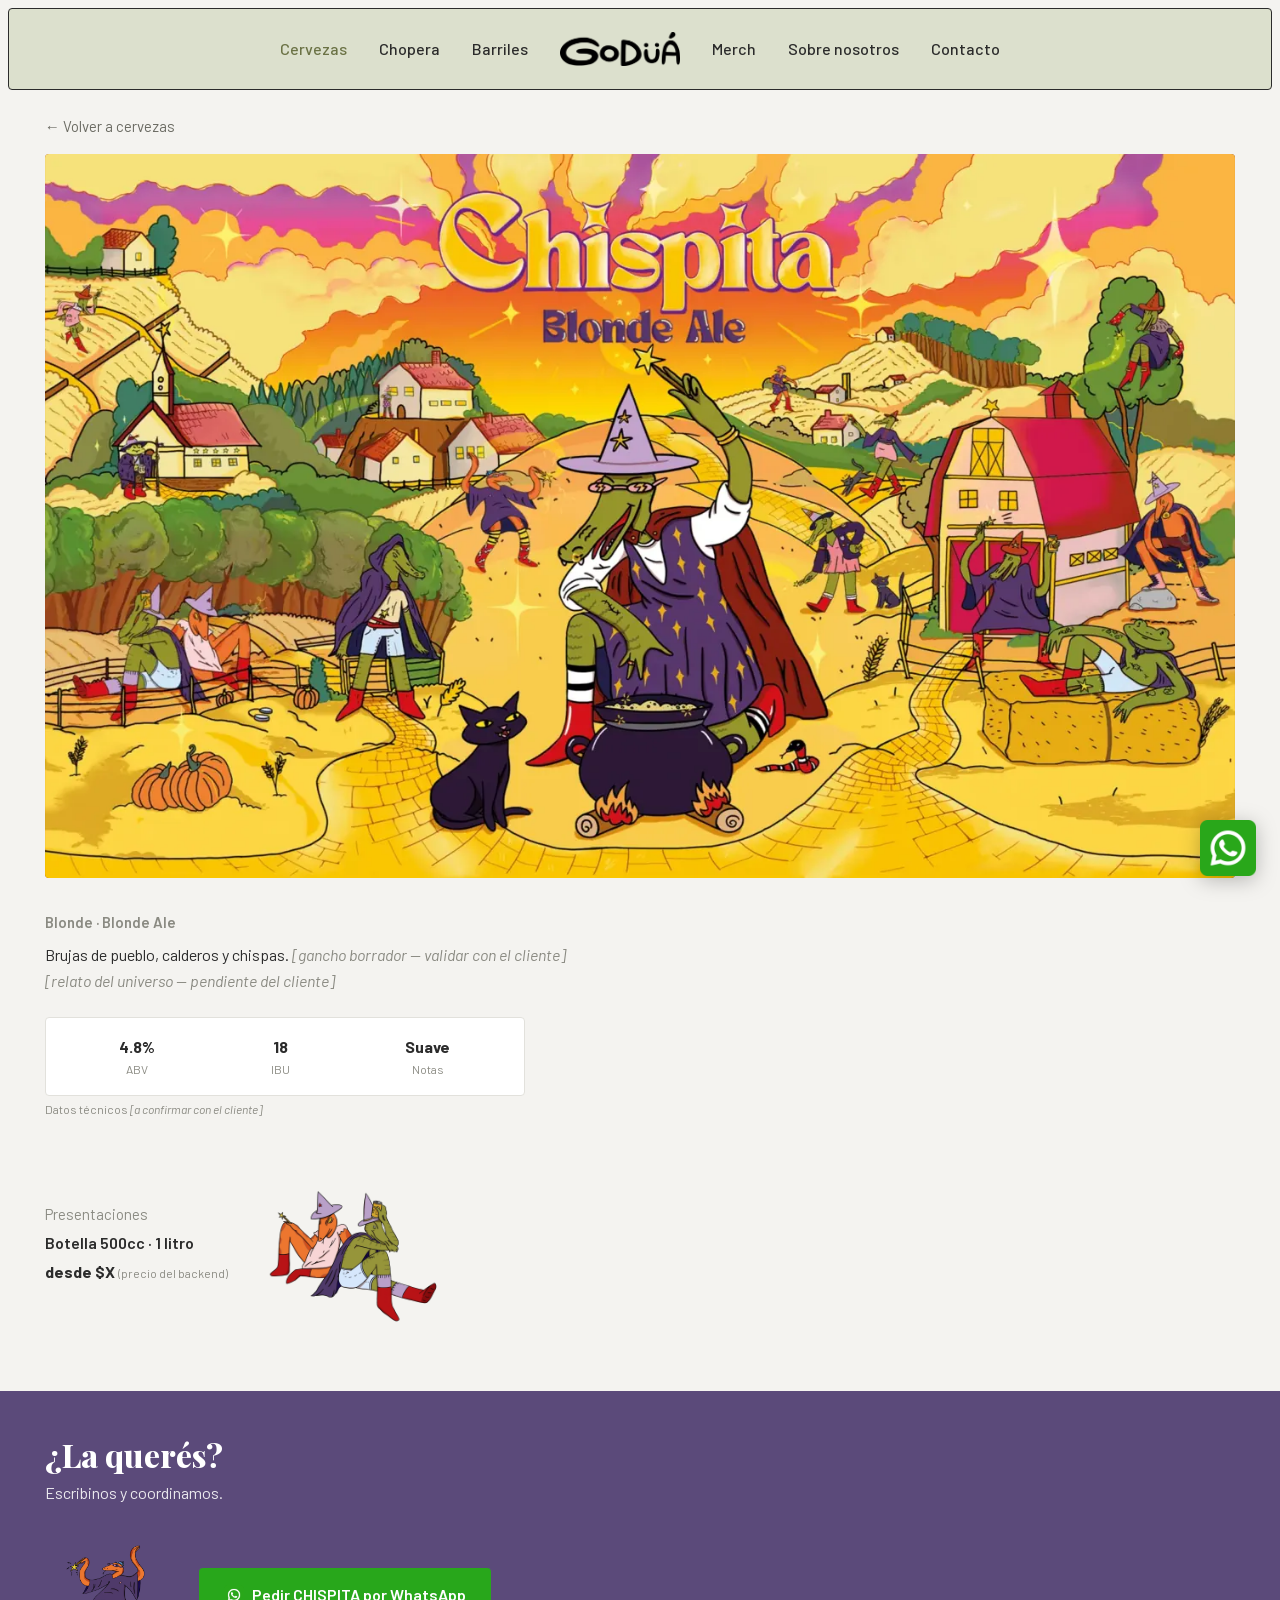
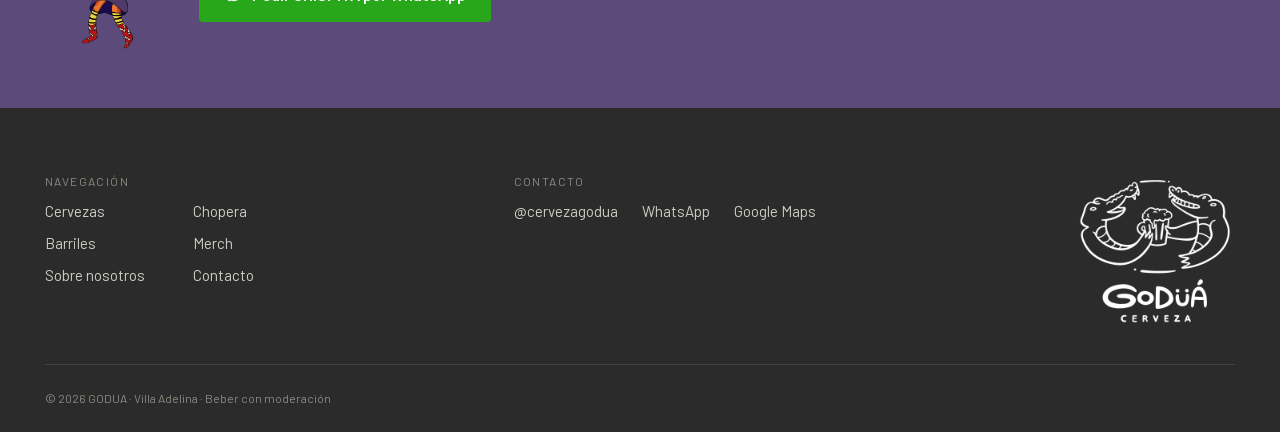
<file: cervezas/blonde.html>
<!DOCTYPE html>
<html lang="es">
<head>
  <meta charset="UTF-8">
  <meta name="viewport" content="width=device-width, initial-scale=1.0">
  <meta name="description" content="CHISPITA, la Blonde de GODUA: Blonde Ale artesanal de Villa Adelina. Brujas de pueblo, calderos y chispas. Botella 500cc y 1 litro.">
  <title>CHISPITA · Blonde · GODUA Cerveza Artesanal</title>

  <!-- Favicon -->
  <link rel="icon" href="../assets/favicon/favicon.ico" sizes="any">
  <link rel="icon" type="image/png" sizes="32x32" href="../assets/favicon/favicon-32x32.png">
  <link rel="icon" type="image/png" sizes="16x16" href="../assets/favicon/favicon-16x16.png">
  <link rel="apple-touch-icon" href="../assets/favicon/apple-touch-icon.png">

  <link rel="stylesheet" href="../css/fonts.css?v=15">

  <link rel="stylesheet" href="../css/variables.css">
  <link rel="stylesheet" href="../css/reset.css">
  <link rel="stylesheet" href="../css/base.css">
  <link rel="stylesheet" href="../css/components/navbar.css">
  <link rel="stylesheet" href="../css/components/button.css">
  <link rel="stylesheet" href="../css/components/footer.css">
  <link rel="stylesheet" href="../css/pages/cerveza-detalle.css">
</head>
<body class="page-cerveza-detalle">

  <!-- ============================================
       NAVBAR (idéntico a la Home; "Cervezas" activo,
       rutas con ../ por estar en subcarpeta)
       ============================================ -->
  <header>
    <nav class="navbar" aria-label="Navegación principal">
      <div class="navbar__inner">
        <a class="navbar__logo" href="../index.html" aria-label="GODUA — Inicio">
          <img src="../assets/logos/GODUA-solo-web.png" alt="GODUA" width="1000" height="283" decoding="async">
        </a>

        <input type="checkbox" id="nav-toggle" class="navbar__toggle-input">
        <ul class="navbar__links">
          <li><a class="navbar__link" href="../cervezas.html" aria-current="page">Cervezas</a></li>
          <li><a class="navbar__link" href="../chopera.html">Chopera</a></li>
          <li><a class="navbar__link" href="../barriles.html">Barriles</a></li>
          <li><a class="navbar__link" href="../merch.html">Merch</a></li>
          <li><a class="navbar__link" href="../sobre-nosotros.html">Sobre nosotros</a></li>
          <li><a class="navbar__link" href="../contacto.html">Contacto</a></li>
        </ul>

        <div class="navbar__actions">
          <a class="navbar__whatsapp"
             href="https://wa.me/5491168482209?text=Hola%20GODUA%2C%20quiero%20consultar"
             target="_blank" rel="noopener noreferrer"
             aria-label="Escribinos por WhatsApp">
            <img src="../assets/iconos/whatsapp.png" alt="WhatsApp" width="512" height="512" decoding="async">
          </a>
          <label for="nav-toggle" class="navbar__toggle" aria-label="Abrir menú">
            <span></span><span></span><span></span>
          </label>
        </div>
      </div>
    </nav>
  </header>

  <main>

    <!-- ============================================
         1 · VOLVER + HERO DE UNIVERSO
         Portada del universo: pag-catalogo-cervezas/portadas/blonde.png
         (gradiente terra queda como fondo de respaldo).
         ============================================ -->
    <div class="wrap">
      <a class="det-back" href="../cervezas.html">← Volver a cervezas</a>
    </div>

    <section class="det-hero" aria-labelledby="det-title">
      <div class="wrap">
        <div class="det-hero__universe det-hero__universe--terra">
          <img fetchpriority="high"
               decoding="async"
               class="det-hero__portada"
               src="../assets/ilustraciones/pag-catalogo-cervezas/portadas/blonde.webp"
               srcset="../assets/ilustraciones/pag-catalogo-cervezas/portadas/blonde-640.webp 640w,
                       ../assets/ilustraciones/pag-catalogo-cervezas/portadas/blonde-960.webp 960w,
                       ../assets/ilustraciones/pag-catalogo-cervezas/portadas/blonde-1400.webp 1400w,
                       ../assets/ilustraciones/pag-catalogo-cervezas/portadas/blonde.webp 1800w"
               sizes="100vw"
               alt="Portada del universo CHISPITA: un pueblo de brujas reptiles al atardecer"
               width="1800"
               height="1097">
          <h1 class="det-hero__title" id="det-title"><span class="sr-only">CHISPITA</span></h1>
        </div>
      </div>
    </section>

    <!-- ============================================
         2 · RELATO + DATOS TÉCNICOS
         Relato y datos: pendientes del cliente.
         ============================================ -->
    <section class="det-info" aria-label="Sobre esta cerveza">
      <div class="wrap">
        <p class="det-info__kicker">Blonde · Blonde Ale</p>
        <p class="det-info__story">Brujas de pueblo, calderos y chispas. <span class="det-ph">[gancho borrador — validar con el cliente]</span> <span class="det-ph">[relato del universo — pendiente del cliente]</span></p>

        <dl class="det-data">
          <div class="det-data__item">
            <dt class="det-data__label">ABV</dt>
            <dd class="det-data__value">4.8%</dd>
          </div>
          <div class="det-data__item">
            <dt class="det-data__label">IBU</dt>
            <dd class="det-data__value">18</dd>
          </div>
          <div class="det-data__item">
            <dt class="det-data__label">Notas</dt>
            <dd class="det-data__value">Suave</dd>
          </div>
        </dl>
        <p class="det-note">Datos técnicos <span class="det-ph">[a confirmar con el cliente]</span></p>

        <div class="det-buy">
          <div class="det-buy__text">
            <p class="det-buy__label">Presentaciones</p>
            <p class="det-buy__formats">Botella 500cc · 1 litro</p>
            <p class="det-buy__price">desde <span data-price="cerveza-blonde">$X</span> <span class="det-note">(precio del backend)</span></p>
          </div>
          <img loading="lazy" decoding="async" class="det-buy__illus" src="../assets/ilustraciones/pag-catalogo-cervezas/blonde/blonde-5.webp" alt="" aria-hidden="true">
        </div>
      </div>
    </section>

    <!-- ============================================
         3 · CTA CIERRE — bloque violeta (berenjena),
         igual en los 5 detalles; se distingue del footer
         ============================================ -->
    <section class="det-cta det-cta--eggplant" aria-labelledby="det-cta-title">
      <div class="wrap det-cta__inner">
        <h2 id="det-cta-title" class="det-cta__title">¿La querés?</h2>
        <p class="det-cta__text">Escribinos y coordinamos.</p>
        <div class="det-cta__row">
          <img loading="lazy" decoding="async" class="det-cta__illus" src="../assets/ilustraciones/pag-catalogo-cervezas/blonde/blonde-3.webp" alt="" aria-hidden="true">
          <a class="btn btn--whatsapp"
             href="https://wa.me/5491168482209?text=Hola%21%20Quiero%20pedir%20CHISPITA%20%28Blonde%29"
             target="_blank" rel="noopener noreferrer">
            <img class="btn__wa-icon" src="../assets/iconos/whatsapp.png" alt="" aria-hidden="true" width="512" height="512" decoding="async">
            Pedir CHISPITA por WhatsApp
          </a>
        </div>
      </div>
    </section>

  </main>

  <!-- ============================================
       FOOTER (idéntico a la Home, rutas con ../)
       ============================================ -->
  <footer class="footer">
    <div class="footer__inner">
      <div class="footer__top">
        <div class="footer__brand">
          <a class="footer__logo" href="../index.html" aria-label="GODUA — Inicio">
            <img src="../assets/logos/godua-completo-blanco.webp" alt="GODUA Cerveza">
          </a>
        </div>

        <nav class="footer__nav" aria-label="Navegación del pie">
          <p class="footer__heading">Navegación</p>
          <div class="footer__links">
            <a class="footer__link" href="../cervezas.html">Cervezas</a>
            <a class="footer__link" href="../chopera.html">Chopera</a>
            <a class="footer__link" href="../barriles.html">Barriles</a>
            <a class="footer__link" href="../merch.html">Merch</a>
            <a class="footer__link" href="../sobre-nosotros.html">Sobre nosotros</a>
            <a class="footer__link" href="../contacto.html">Contacto</a>
          </div>
        </nav>

        <div class="footer__contact">
          <p class="footer__heading">Contacto</p>
          <div class="footer__contact-links">
            <a href="https://instagram.com/cervezagodua" target="_blank" rel="noopener noreferrer">@cervezagodua</a>
            <a href="https://wa.me/5491168482209" target="_blank" rel="noopener noreferrer">WhatsApp</a>
            <a href="https://www.google.com/maps/search/?api=1&query=Cerveza%20artesanal%20God%C5%AA%C3%81%20Villa%20Adelina" target="_blank" rel="noopener noreferrer">Google Maps</a>
          </div>
        </div>
      </div>

      <p class="footer__legal">© 2026 GODUA · Villa Adelina · Beber con moderación</p>
    </div>
  </footer>

  <!-- WhatsApp flotante (solo desktop; en mobile sigue dentro del navbar) -->
  <a class="whatsapp-fab"
     href="https://wa.me/5491168482209?text=Hola%20GODUA%2C%20quiero%20consultar"
     target="_blank" rel="noopener noreferrer"
     aria-label="Escribinos por WhatsApp">
    <img src="../assets/iconos/whatsapp.png" alt="WhatsApp" width="512" height="512" decoding="async">
  </a>

</body>
</html>
</file>
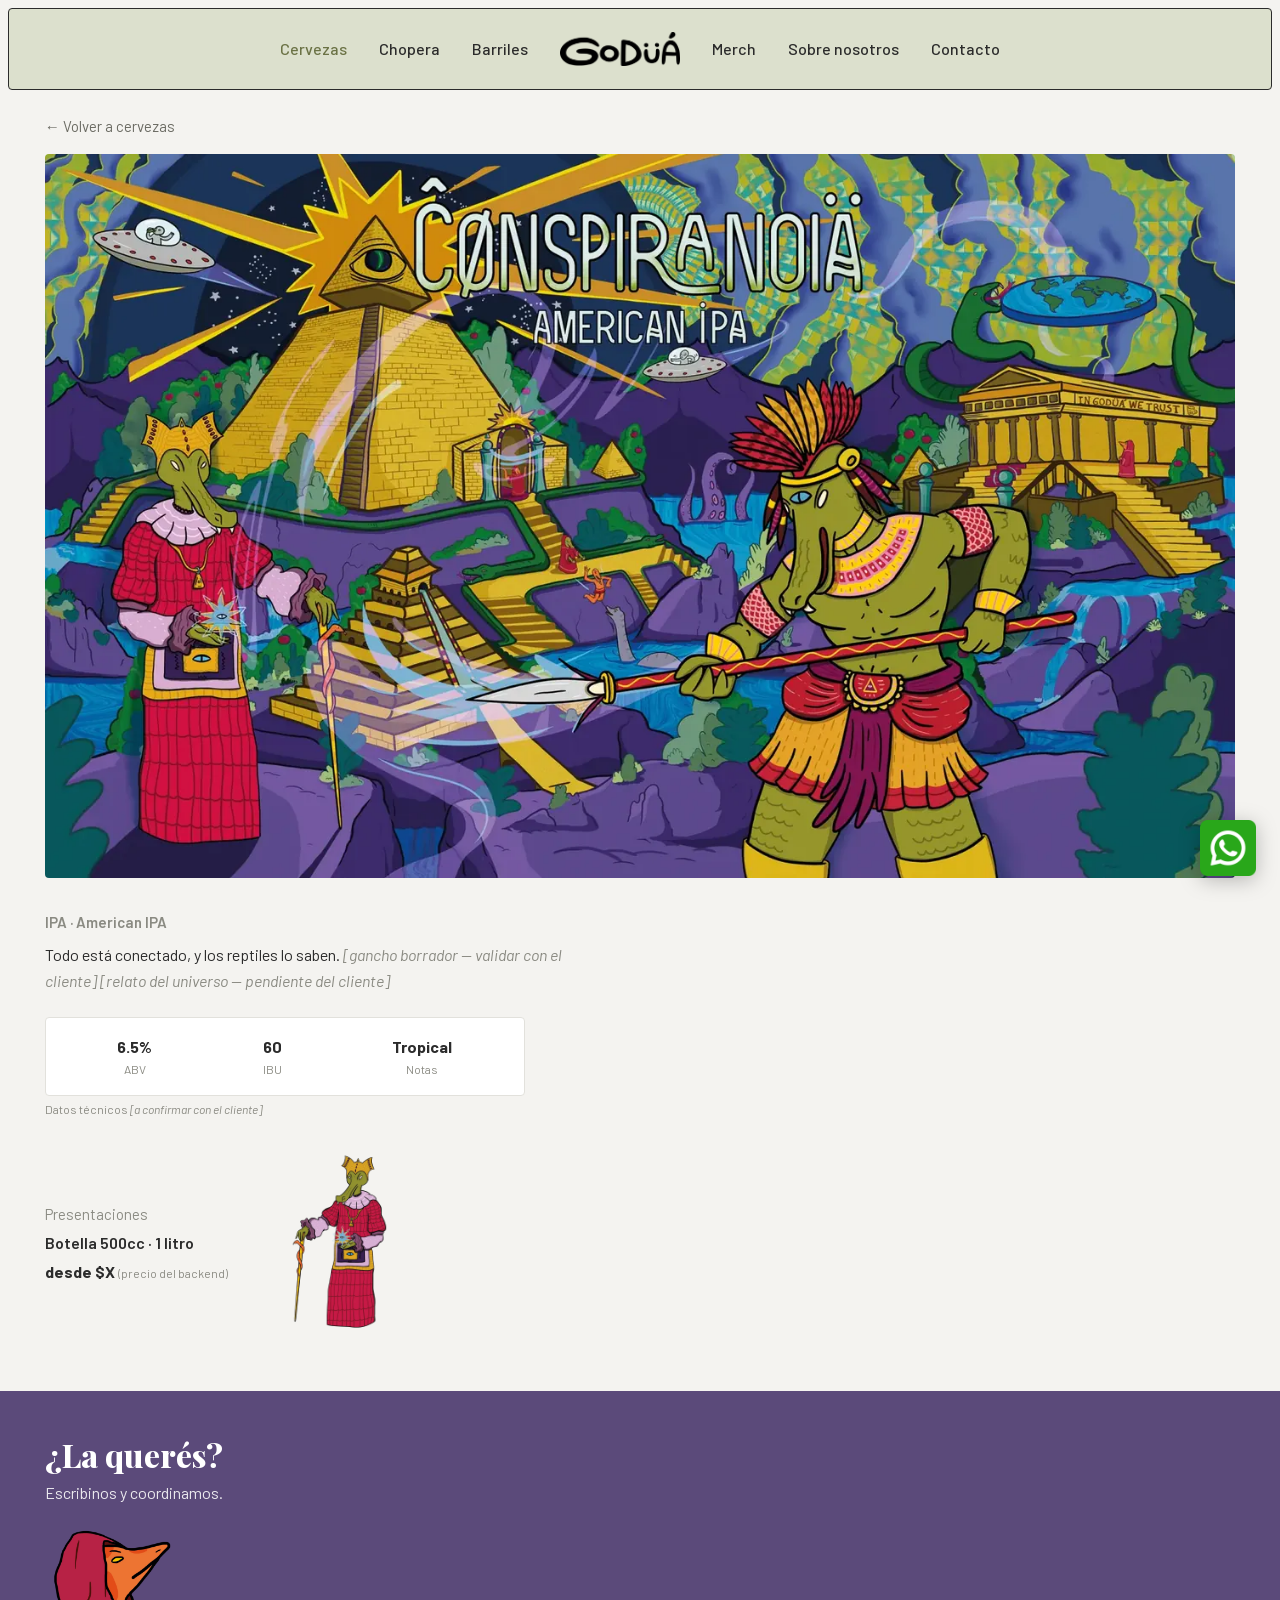
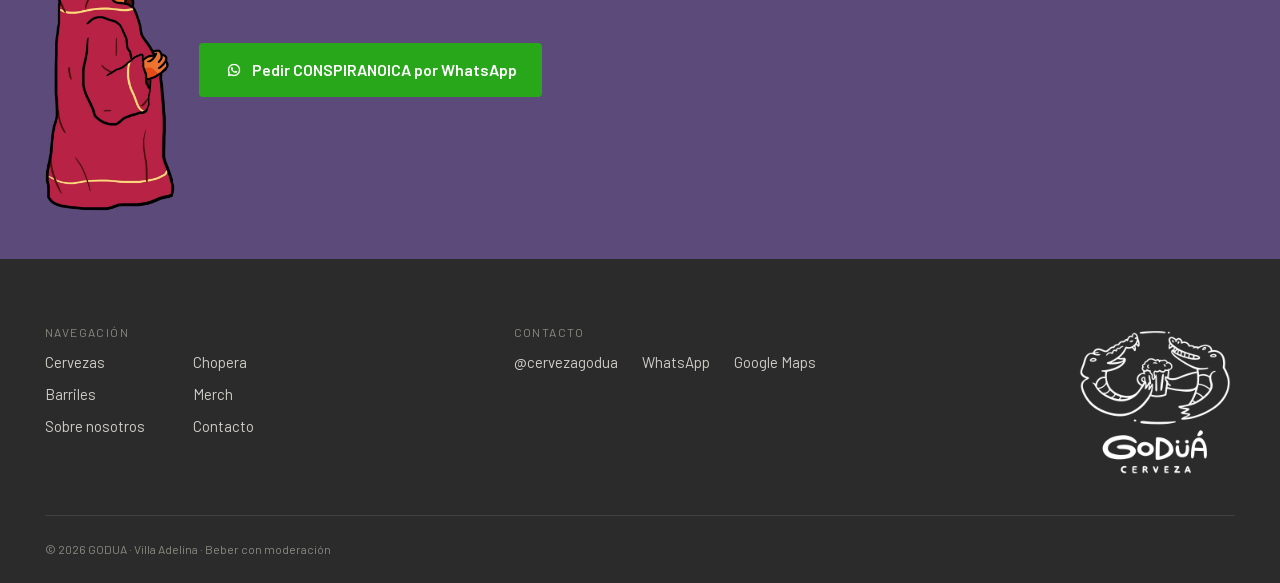
<file: cervezas/ipa.html>
<!DOCTYPE html>
<html lang="es">
<head>
  <meta charset="UTF-8">
  <meta name="viewport" content="width=device-width, initial-scale=1.0">
  <meta name="description" content="CONSPIRANOICA, la IPA de GODUA: American IPA artesanal de Villa Adelina. Todo está conectado, y los reptiles lo saben. Botella 500cc y 1 litro.">
  <title>CONSPIRANOICA · IPA · GODUA Cerveza Artesanal</title>

  <!-- Favicon -->
  <link rel="icon" href="../assets/favicon/favicon.ico" sizes="any">
  <link rel="icon" type="image/png" sizes="32x32" href="../assets/favicon/favicon-32x32.png">
  <link rel="icon" type="image/png" sizes="16x16" href="../assets/favicon/favicon-16x16.png">
  <link rel="apple-touch-icon" href="../assets/favicon/apple-touch-icon.png">

  <link rel="stylesheet" href="../css/fonts.css?v=15">

  <link rel="stylesheet" href="../css/variables.css">
  <link rel="stylesheet" href="../css/reset.css">
  <link rel="stylesheet" href="../css/base.css">
  <link rel="stylesheet" href="../css/components/navbar.css">
  <link rel="stylesheet" href="../css/components/button.css">
  <link rel="stylesheet" href="../css/components/footer.css">
  <link rel="stylesheet" href="../css/pages/cerveza-detalle.css">
</head>
<body class="page-cerveza-detalle">

  <!-- ============================================
       NAVBAR (idéntico a la Home; "Cervezas" activo,
       rutas con ../ por estar en subcarpeta)
       ============================================ -->
  <header>
    <nav class="navbar" aria-label="Navegación principal">
      <div class="navbar__inner">
        <a class="navbar__logo" href="../index.html" aria-label="GODUA — Inicio">
          <img src="../assets/logos/GODUA-solo-web.png" alt="GODUA" width="1000" height="283" decoding="async">
        </a>

        <input type="checkbox" id="nav-toggle" class="navbar__toggle-input">
        <ul class="navbar__links">
          <li><a class="navbar__link" href="../cervezas.html" aria-current="page">Cervezas</a></li>
          <li><a class="navbar__link" href="../chopera.html">Chopera</a></li>
          <li><a class="navbar__link" href="../barriles.html">Barriles</a></li>
          <li><a class="navbar__link" href="../merch.html">Merch</a></li>
          <li><a class="navbar__link" href="../sobre-nosotros.html">Sobre nosotros</a></li>
          <li><a class="navbar__link" href="../contacto.html">Contacto</a></li>
        </ul>

        <div class="navbar__actions">
          <a class="navbar__whatsapp"
             href="https://wa.me/5491168482209?text=Hola%20GODUA%2C%20quiero%20consultar"
             target="_blank" rel="noopener noreferrer"
             aria-label="Escribinos por WhatsApp">
            <img src="../assets/iconos/whatsapp.png" alt="WhatsApp" width="512" height="512" decoding="async">
          </a>
          <label for="nav-toggle" class="navbar__toggle" aria-label="Abrir menú">
            <span></span><span></span><span></span>
          </label>
        </div>
      </div>
    </nav>
  </header>

  <main>

    <!-- ============================================
         1 · VOLVER + HERO DE UNIVERSO
         Portada del universo: pag-catalogo-cervezas/portadas/ipa.png
         (gradiente terra queda como fondo de respaldo).
         ============================================ -->
    <div class="wrap">
      <a class="det-back" href="../cervezas.html">← Volver a cervezas</a>
    </div>

    <section class="det-hero" aria-labelledby="det-title">
      <div class="wrap">
        <div class="det-hero__universe det-hero__universe--terra">
          <img fetchpriority="high"
               decoding="async"
               class="det-hero__portada"
               src="../assets/ilustraciones/pag-catalogo-cervezas/portadas/ipa.webp"
               srcset="../assets/ilustraciones/pag-catalogo-cervezas/portadas/ipa-640.webp 640w,
                       ../assets/ilustraciones/pag-catalogo-cervezas/portadas/ipa-960.webp 960w,
                       ../assets/ilustraciones/pag-catalogo-cervezas/portadas/ipa-1400.webp 1400w,
                       ../assets/ilustraciones/pag-catalogo-cervezas/portadas/ipa.webp 1800w"
               sizes="100vw"
               alt="Portada del universo CONSPIRANOICA: reptiles, pirámides y conspiraciones"
               width="1800"
               height="1098">
          <h1 class="det-hero__title" id="det-title"><span class="sr-only">CONSPIRANOICA</span></h1>
        </div>
      </div>
    </section>

    <!-- ============================================
         2 · RELATO + DATOS TÉCNICOS
         Relato y datos: pendientes del cliente.
         ============================================ -->
    <section class="det-info" aria-label="Sobre esta cerveza">
      <div class="wrap">
        <p class="det-info__kicker">IPA · American IPA</p>
        <p class="det-info__story">Todo está conectado, y los reptiles lo saben. <span class="det-ph">[gancho borrador — validar con el cliente]</span> <span class="det-ph">[relato del universo — pendiente del cliente]</span></p>

        <dl class="det-data">
          <div class="det-data__item">
            <dt class="det-data__label">ABV</dt>
            <dd class="det-data__value">6.5%</dd>
          </div>
          <div class="det-data__item">
            <dt class="det-data__label">IBU</dt>
            <dd class="det-data__value">60</dd>
          </div>
          <div class="det-data__item">
            <dt class="det-data__label">Notas</dt>
            <dd class="det-data__value">Tropical</dd>
          </div>
        </dl>
        <p class="det-note">Datos técnicos <span class="det-ph">[a confirmar con el cliente]</span></p>

        <div class="det-buy">
          <div class="det-buy__text">
            <p class="det-buy__label">Presentaciones</p>
            <p class="det-buy__formats">Botella 500cc · 1 litro</p>
            <p class="det-buy__price">desde <span data-price="cerveza-ipa">$X</span> <span class="det-note">(precio del backend)</span></p>
          </div>
          <img loading="lazy" decoding="async" class="det-buy__illus" src="../assets/ilustraciones/pag-catalogo-cervezas/ipa/ipa-3.webp" alt="" aria-hidden="true">
        </div>
      </div>
    </section>

    <!-- ============================================
         3 · CTA CIERRE — bloque violeta (berenjena),
         igual en los 5 detalles; se distingue del footer
         ============================================ -->
    <section class="det-cta det-cta--eggplant" aria-labelledby="det-cta-title">
      <div class="wrap det-cta__inner">
        <h2 id="det-cta-title" class="det-cta__title">¿La querés?</h2>
        <p class="det-cta__text">Escribinos y coordinamos.</p>
        <div class="det-cta__row">
          <img loading="lazy" decoding="async" class="det-cta__illus" src="../assets/ilustraciones/pag-catalogo-cervezas/ipa/ipa-1.webp" alt="" aria-hidden="true">
          <a class="btn btn--whatsapp"
             href="https://wa.me/5491168482209?text=Hola%21%20Quiero%20pedir%20CONSPIRANOICA%20%28IPA%29"
             target="_blank" rel="noopener noreferrer">
            <img class="btn__wa-icon" src="../assets/iconos/whatsapp.png" alt="" aria-hidden="true" width="512" height="512" decoding="async">
            Pedir CONSPIRANOICA por WhatsApp
          </a>
        </div>
      </div>
    </section>

  </main>

  <!-- ============================================
       FOOTER (idéntico a la Home, rutas con ../)
       ============================================ -->
  <footer class="footer">
    <div class="footer__inner">
      <div class="footer__top">
        <div class="footer__brand">
          <a class="footer__logo" href="../index.html" aria-label="GODUA — Inicio">
            <img src="../assets/logos/godua-completo-blanco.webp" alt="GODUA Cerveza">
          </a>
        </div>

        <nav class="footer__nav" aria-label="Navegación del pie">
          <p class="footer__heading">Navegación</p>
          <div class="footer__links">
            <a class="footer__link" href="../cervezas.html">Cervezas</a>
            <a class="footer__link" href="../chopera.html">Chopera</a>
            <a class="footer__link" href="../barriles.html">Barriles</a>
            <a class="footer__link" href="../merch.html">Merch</a>
            <a class="footer__link" href="../sobre-nosotros.html">Sobre nosotros</a>
            <a class="footer__link" href="../contacto.html">Contacto</a>
          </div>
        </nav>

        <div class="footer__contact">
          <p class="footer__heading">Contacto</p>
          <div class="footer__contact-links">
            <a href="https://instagram.com/cervezagodua" target="_blank" rel="noopener noreferrer">@cervezagodua</a>
            <a href="https://wa.me/5491168482209" target="_blank" rel="noopener noreferrer">WhatsApp</a>
            <a href="https://www.google.com/maps/search/?api=1&query=Cerveza%20artesanal%20God%C5%AA%C3%81%20Villa%20Adelina" target="_blank" rel="noopener noreferrer">Google Maps</a>
          </div>
        </div>
      </div>

      <p class="footer__legal">© 2026 GODUA · Villa Adelina · Beber con moderación</p>
    </div>
  </footer>

  <!-- WhatsApp flotante (solo desktop; en mobile sigue dentro del navbar) -->
  <a class="whatsapp-fab"
     href="https://wa.me/5491168482209?text=Hola%20GODUA%2C%20quiero%20consultar"
     target="_blank" rel="noopener noreferrer"
     aria-label="Escribinos por WhatsApp">
    <img src="../assets/iconos/whatsapp.png" alt="WhatsApp" width="512" height="512" decoding="async">
  </a>

</body>
</html>
</file>
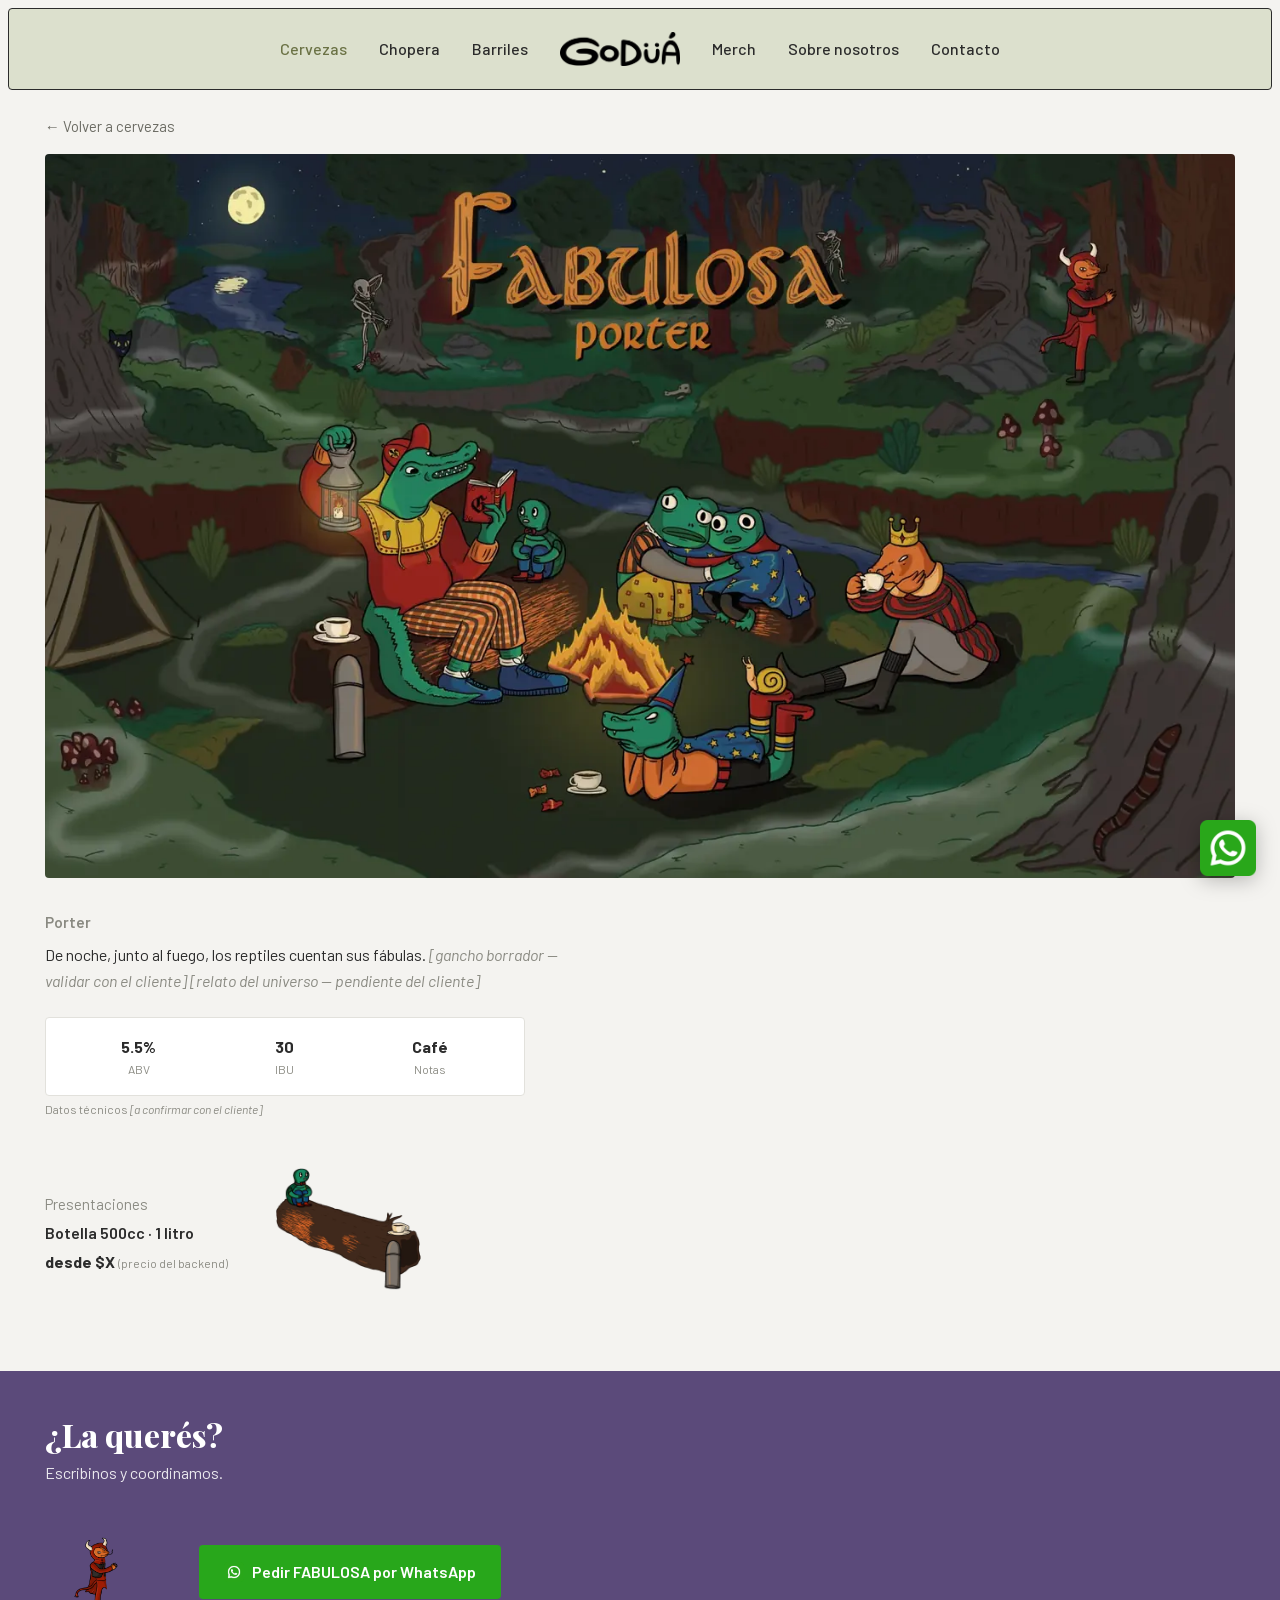
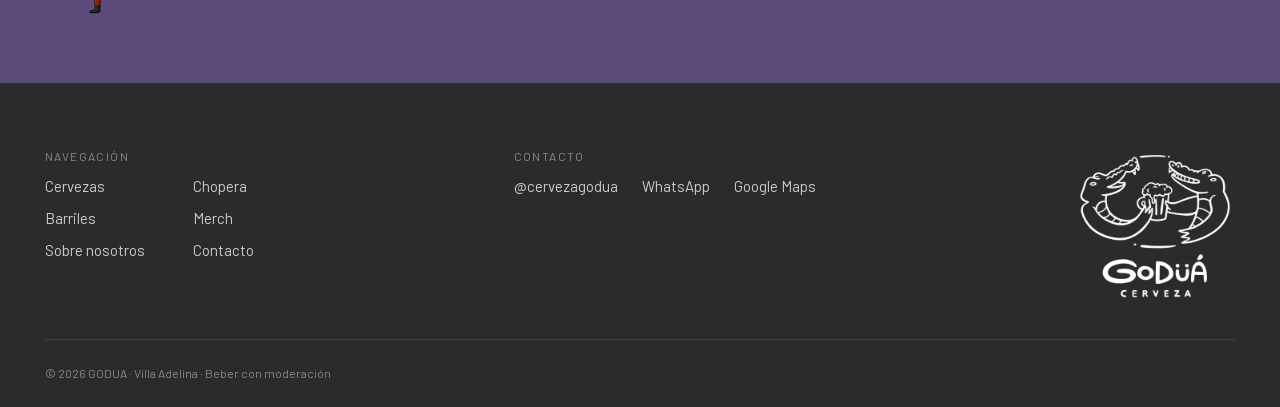
<file: cervezas/porter.html>
<!DOCTYPE html>
<html lang="es">
<head>
  <meta charset="UTF-8">
  <meta name="viewport" content="width=device-width, initial-scale=1.0">
  <meta name="description" content="FABULOSA, la Porter de GODUA: Porter artesanal de Villa Adelina. De noche, junto al fuego, los reptiles cuentan sus fábulas. Botella 500cc y 1 litro.">
  <title>FABULOSA · Porter · GODUA Cerveza Artesanal</title>

  <!-- Favicon -->
  <link rel="icon" href="../assets/favicon/favicon.ico" sizes="any">
  <link rel="icon" type="image/png" sizes="32x32" href="../assets/favicon/favicon-32x32.png">
  <link rel="icon" type="image/png" sizes="16x16" href="../assets/favicon/favicon-16x16.png">
  <link rel="apple-touch-icon" href="../assets/favicon/apple-touch-icon.png">

  <link rel="stylesheet" href="../css/fonts.css?v=15">

  <link rel="stylesheet" href="../css/variables.css">
  <link rel="stylesheet" href="../css/reset.css">
  <link rel="stylesheet" href="../css/base.css">
  <link rel="stylesheet" href="../css/components/navbar.css">
  <link rel="stylesheet" href="../css/components/button.css">
  <link rel="stylesheet" href="../css/components/footer.css">
  <link rel="stylesheet" href="../css/pages/cerveza-detalle.css">
</head>
<body class="page-cerveza-detalle">

  <!-- ============================================
       NAVBAR (idéntico a la Home; "Cervezas" activo,
       rutas con ../ por estar en subcarpeta)
       ============================================ -->
  <header>
    <nav class="navbar" aria-label="Navegación principal">
      <div class="navbar__inner">
        <a class="navbar__logo" href="../index.html" aria-label="GODUA — Inicio">
          <img src="../assets/logos/GODUA-solo-web.png" alt="GODUA" width="1000" height="283" decoding="async">
        </a>

        <input type="checkbox" id="nav-toggle" class="navbar__toggle-input">
        <ul class="navbar__links">
          <li><a class="navbar__link" href="../cervezas.html" aria-current="page">Cervezas</a></li>
          <li><a class="navbar__link" href="../chopera.html">Chopera</a></li>
          <li><a class="navbar__link" href="../barriles.html">Barriles</a></li>
          <li><a class="navbar__link" href="../merch.html">Merch</a></li>
          <li><a class="navbar__link" href="../sobre-nosotros.html">Sobre nosotros</a></li>
          <li><a class="navbar__link" href="../contacto.html">Contacto</a></li>
        </ul>

        <div class="navbar__actions">
          <a class="navbar__whatsapp"
             href="https://wa.me/5491168482209?text=Hola%20GODUA%2C%20quiero%20consultar"
             target="_blank" rel="noopener noreferrer"
             aria-label="Escribinos por WhatsApp">
            <img src="../assets/iconos/whatsapp.png" alt="WhatsApp" width="512" height="512" decoding="async">
          </a>
          <label for="nav-toggle" class="navbar__toggle" aria-label="Abrir menú">
            <span></span><span></span><span></span>
          </label>
        </div>
      </div>
    </nav>
  </header>

  <main>

    <!-- ============================================
         1 · VOLVER + HERO DE UNIVERSO
         Portada del universo: pag-catalogo-cervezas/portadas/porter.png
         (gradiente terra queda como fondo de respaldo).
         ============================================ -->
    <div class="wrap">
      <a class="det-back" href="../cervezas.html">← Volver a cervezas</a>
    </div>

    <section class="det-hero" aria-labelledby="det-title">
      <div class="wrap">
        <div class="det-hero__universe det-hero__universe--terra">
          <img fetchpriority="high"
               decoding="async"
               class="det-hero__portada"
               src="../assets/ilustraciones/pag-catalogo-cervezas/portadas/porter.webp"
               srcset="../assets/ilustraciones/pag-catalogo-cervezas/portadas/porter-640.webp 640w,
                       ../assets/ilustraciones/pag-catalogo-cervezas/portadas/porter-960.webp 960w,
                       ../assets/ilustraciones/pag-catalogo-cervezas/portadas/porter-1400.webp 1400w,
                       ../assets/ilustraciones/pag-catalogo-cervezas/portadas/porter.webp 1800w"
               sizes="100vw"
               alt="Portada del universo FABULOSA: reptiles alrededor del fogón, de noche en el bosque"
               width="1800"
               height="1094">
          <h1 class="det-hero__title" id="det-title"><span class="sr-only">FABULOSA</span></h1>
        </div>
      </div>
    </section>

    <!-- ============================================
         2 · RELATO + DATOS TÉCNICOS
         Relato y datos: pendientes del cliente.
         ============================================ -->
    <section class="det-info" aria-label="Sobre esta cerveza">
      <div class="wrap">
        <p class="det-info__kicker">Porter</p>
        <p class="det-info__story">De noche, junto al fuego, los reptiles cuentan sus fábulas. <span class="det-ph">[gancho borrador — validar con el cliente]</span> <span class="det-ph">[relato del universo — pendiente del cliente]</span></p>

        <dl class="det-data">
          <div class="det-data__item">
            <dt class="det-data__label">ABV</dt>
            <dd class="det-data__value">5.5%</dd>
          </div>
          <div class="det-data__item">
            <dt class="det-data__label">IBU</dt>
            <dd class="det-data__value">30</dd>
          </div>
          <div class="det-data__item">
            <dt class="det-data__label">Notas</dt>
            <dd class="det-data__value">Café</dd>
          </div>
        </dl>
        <p class="det-note">Datos técnicos <span class="det-ph">[a confirmar con el cliente]</span></p>

        <div class="det-buy">
          <div class="det-buy__text">
            <p class="det-buy__label">Presentaciones</p>
            <p class="det-buy__formats">Botella 500cc · 1 litro</p>
            <p class="det-buy__price">desde <span data-price="cerveza-porter">$X</span> <span class="det-note">(precio del backend)</span></p>
          </div>
          <img loading="lazy" decoding="async" class="det-buy__illus" src="../assets/ilustraciones/pag-catalogo-cervezas/porter/porter-3.webp" alt="" aria-hidden="true">
        </div>
      </div>
    </section>

    <!-- ============================================
         3 · CTA CIERRE — bloque violeta (berenjena),
         igual en los 5 detalles; se distingue del footer
         ============================================ -->
    <section class="det-cta det-cta--eggplant" aria-labelledby="det-cta-title">
      <div class="wrap det-cta__inner">
        <h2 id="det-cta-title" class="det-cta__title">¿La querés?</h2>
        <p class="det-cta__text">Escribinos y coordinamos.</p>
        <div class="det-cta__row">
          <img loading="lazy" decoding="async" class="det-cta__illus" src="../assets/ilustraciones/pag-catalogo-cervezas/porter/porter-1.webp" alt="" aria-hidden="true">
          <a class="btn btn--whatsapp"
             href="https://wa.me/5491168482209?text=Hola%21%20Quiero%20pedir%20FABULOSA%20%28Porter%29"
             target="_blank" rel="noopener noreferrer">
            <img class="btn__wa-icon" src="../assets/iconos/whatsapp.png" alt="" aria-hidden="true" width="512" height="512" decoding="async">
            Pedir FABULOSA por WhatsApp
          </a>
        </div>
      </div>
    </section>

  </main>

  <!-- ============================================
       FOOTER (idéntico a la Home, rutas con ../)
       ============================================ -->
  <footer class="footer">
    <div class="footer__inner">
      <div class="footer__top">
        <div class="footer__brand">
          <a class="footer__logo" href="../index.html" aria-label="GODUA — Inicio">
            <img src="../assets/logos/godua-completo-blanco.webp" alt="GODUA Cerveza">
          </a>
        </div>

        <nav class="footer__nav" aria-label="Navegación del pie">
          <p class="footer__heading">Navegación</p>
          <div class="footer__links">
            <a class="footer__link" href="../cervezas.html">Cervezas</a>
            <a class="footer__link" href="../chopera.html">Chopera</a>
            <a class="footer__link" href="../barriles.html">Barriles</a>
            <a class="footer__link" href="../merch.html">Merch</a>
            <a class="footer__link" href="../sobre-nosotros.html">Sobre nosotros</a>
            <a class="footer__link" href="../contacto.html">Contacto</a>
          </div>
        </nav>

        <div class="footer__contact">
          <p class="footer__heading">Contacto</p>
          <div class="footer__contact-links">
            <a href="https://instagram.com/cervezagodua" target="_blank" rel="noopener noreferrer">@cervezagodua</a>
            <a href="https://wa.me/5491168482209" target="_blank" rel="noopener noreferrer">WhatsApp</a>
            <a href="https://www.google.com/maps/search/?api=1&query=Cerveza%20artesanal%20God%C5%AA%C3%81%20Villa%20Adelina" target="_blank" rel="noopener noreferrer">Google Maps</a>
          </div>
        </div>
      </div>

      <p class="footer__legal">© 2026 GODUA · Villa Adelina · Beber con moderación</p>
    </div>
  </footer>

  <!-- WhatsApp flotante (solo desktop; en mobile sigue dentro del navbar) -->
  <a class="whatsapp-fab"
     href="https://wa.me/5491168482209?text=Hola%20GODUA%2C%20quiero%20consultar"
     target="_blank" rel="noopener noreferrer"
     aria-label="Escribinos por WhatsApp">
    <img src="../assets/iconos/whatsapp.png" alt="WhatsApp" width="512" height="512" decoding="async">
  </a>

</body>
</html>
</file>
<file: css/fonts.css>
/* Self-hosted font subset used across the repo.
   Keeps the current visual hierarchy while removing unused remote weights. */

@font-face {
  font-family: 'Barlow';
  font-style: italic;
  font-weight: 400;
  font-display: swap;
  src: url('../assets/fonts/barlow-400-italic-latin.woff2') format('woff2');
}

@font-face {
  font-family: 'Barlow';
  font-style: normal;
  font-weight: 400;
  font-display: swap;
  src: url('../assets/fonts/barlow-400-latin.woff2') format('woff2');
}

@font-face {
  font-family: 'Barlow';
  font-style: normal;
  font-weight: 500;
  font-display: swap;
  src: url('../assets/fonts/barlow-500-latin.woff2') format('woff2');
}

@font-face {
  font-family: 'Barlow';
  font-style: normal;
  font-weight: 600;
  font-display: swap;
  src: url('../assets/fonts/barlow-600-latin.woff2') format('woff2');
}

@font-face {
  font-family: 'Barlow';
  font-style: normal;
  font-weight: 700;
  font-display: swap;
  src: url('../assets/fonts/barlow-700-latin.woff2') format('woff2');
}

@font-face {
  font-family: 'Playfair Display';
  font-style: normal;
  font-weight: 800 900;
  font-display: swap;
  src: url('../assets/fonts/playfair-display-800-900-latin.woff2') format('woff2');
}
</file>
<file: css/pages/inicio-deferred.css>
/* Deferred home styles: below-the-fold sections, footer, floating WhatsApp,
   and scroll-reveal rules that are not needed for the first viewport. */

/* --- Scroll reveal (loaded after the hero is already painted) --- */
.js-anim [data-reveal] {
  opacity: 0;
  transform: translateY(18px);
  transition: opacity 0.5s ease-out, transform 0.5s ease-out;
  transition-delay: var(--reveal-delay, 0s);
}

.js-anim [data-reveal="left"] {
  transform: translateX(-18px);
}

.js-anim [data-reveal="right"] {
  transform: translateX(18px);
}

.js-anim [data-reveal="pop"] {
  transform: scale(0.94);
}

.js-anim [data-reveal].is-visible {
  opacity: 1;
  transform: none;
}

@media (prefers-reduced-motion: reduce) {
  .js-anim [data-reveal] {
    opacity: 1;
    transform: none;
    transition: none;
  }
}

/* --- Home: below the hero --- */
.home-band {
  padding: var(--spacing-xxl) 0;
  color: #ffffff;
}

.home-band--olive {
  background-color: var(--color-olive);
}

.home-band__head {
  display: flex;
  align-items: center;
  gap: var(--spacing-lg);
  margin-bottom: 1rem;
}

.home-band__kicker {
  font-family: var(--font-body);
  font-size: var(--fs-small);
  font-weight: 600;
  letter-spacing: 0.04em;
  color: #ffffff;
  opacity: 0.85;
  margin: 0 0 var(--spacing-md);
}

.home-band__illus {
  flex-shrink: 0;
  height: 140px;
  width: auto;
}

.home-band__heading {
  margin-right: auto;
  display: flex;
  flex-direction: column;
  text-align: left;
}

.home-band__eyebrow {
  font-size: var(--fs-small);
  font-weight: 600;
  letter-spacing: 0.04em;
  opacity: 0.85;
  margin: 0 0 var(--spacing-md);
}

.home-band__title {
  font-family: var(--font-display);
  font-weight: 800;
  font-size: var(--fs-h2);
  line-height: 1.05;
  color: #ffffff;
  margin: 0;
}

.home-cats {
  display: grid;
  grid-template-columns: repeat(2, 1fr);
  gap: var(--spacing-md);
}

.home-cat {
  display: flex;
  align-items: center;
  justify-content: space-between;
  gap: var(--spacing-sm);
  background-color: var(--color-bg);
  color: var(--color-text);
  border-radius: var(--radius-sm);
  padding: var(--spacing-md);
  font-size: var(--fs-body);
  font-weight: 600;
  line-height: 1.2;
  transition: background-color 0.2s ease, transform 0.2s ease, box-shadow 0.2s ease;
}

.home-cat__sub {
  display: block;
  margin-top: 2px;
  font-weight: 400;
  color: var(--color-text-soft);
  font-size: var(--fs-small);
  line-height: 1.2;
}

.home-cat__body {
  display: flex;
  align-items: center;
  gap: 0.5rem;
  min-width: 0;
}

.home-cat__icon {
  width: 32px;
  height: 32px;
  flex-shrink: 0;
  color: var(--color-olive);
}

.home-cat__arrow {
  font-size: 22px;
  line-height: 1;
  color: var(--color-olive);
  flex-shrink: 0;
}

.home-cat:hover {
  transform: translateY(-2px);
  box-shadow: var(--shadow-md);
}

.home-cat:hover .home-cat__arrow {
  opacity: 1;
}

@media (min-width: 1024px) {
  .home-cats {
    grid-template-columns: repeat(4, 1fr);
  }
}

.home-seek {
  padding: var(--spacing-xxxl) 0;
  overflow-x: hidden;
  overflow-x: clip;
}

.home-seek__title {
  font-family: var(--font-display);
  font-weight: 800;
  font-size: var(--fs-h2);
  color: var(--color-text);
  margin: 0 0 var(--spacing-xs);
}

.home-seek__lead {
  color: var(--color-text-soft);
  margin: 0 0 var(--spacing-xl);
}

.home-seek__list {
  display: flex;
  flex-direction: column;
  gap: var(--spacing-md);
}

.home-seek__row {
  display: flex;
  align-items: center;
  gap: var(--spacing-md);
}

.home-seek__card {
  display: flex;
  align-items: center;
  justify-content: space-between;
  gap: var(--spacing-md);
  flex: 0 0 70%;
  padding: var(--spacing-lg);
  background-color: var(--color-surface);
  color: var(--color-text);
  border: 1.5px solid var(--color-text);
  border-radius: var(--radius-sm);
  transition: transform 0.2s ease, box-shadow 0.2s ease;
}

.home-seek__illus {
  flex: 1;
  max-height: 72px;
  width: auto;
  object-fit: contain;
  object-position: center;
  transition: transform 0.2s ease;
}

.home-seek__card:hover {
  transform: translateY(-3px);
  box-shadow: var(--shadow-md);
}

.home-seek__name {
  display: block;
  font-size: var(--fs-body);
  font-weight: 700;
  line-height: 1.2;
}

.home-seek__sub {
  display: block;
  margin-top: 2px;
  font-size: var(--fs-small);
  font-weight: 400;
  color: var(--color-text-soft);
  line-height: 1.2;
}

.home-seek__arrow {
  font-size: 20px;
  color: var(--color-text);
  flex-shrink: 0;
  transition: transform 0.2s ease;
}

.home-seek__card:hover .home-seek__arrow {
  transform: translateX(3px);
}

@media (min-width: 1024px) {
  .home-seek__row {
    max-width: 860px;
  }
}

.home-seek__row--reverse {
  flex-direction: row-reverse;
}

.home-seek__row:has(.home-seek__card:hover) .home-seek__illus {
  transform: scale(1.1);
}

.home-coverage {
  padding: var(--spacing-xxxl) 0;
  background-color: var(--color-surface);
  border-top: 1px solid var(--color-border);
  border-bottom: 1px solid var(--color-border);
}

.home-coverage__kicker {
  font-size: var(--fs-small);
  font-weight: 600;
  letter-spacing: 0.04em;
  color: var(--color-text-muted);
  margin: 0 0 var(--spacing-sm);
}

.home-coverage__title {
  font-family: var(--font-display);
  font-weight: 800;
  font-size: var(--fs-h2);
  color: var(--color-text);
  margin: 0 0 var(--spacing-sm);
}

.home-coverage__lead {
  color: var(--color-text-soft);
  margin: 0;
  line-height: 1.4;
}

.home-coverage__leadrow {
  display: flex;
  align-items: center;
  gap: var(--spacing-lg);
}

.home-coverage__illus {
  flex-shrink: 0;
  width: 140px;
  height: auto;
}

.home-coverage__map {
  height: 220px;
  margin-top: var(--spacing-lg);
  border: 1.5px solid var(--color-text);
  border-radius: var(--radius-sm);
  overflow: hidden;
}

.home-coverage__map iframe {
  display: block;
  width: 100%;
  height: 100%;
}

.illus-box {
  display: flex;
  align-items: center;
  justify-content: center;
  text-align: center;
  border: 1.5px dashed #b8b5ac;
  border-radius: var(--radius-sm);
  color: var(--color-text-muted);
  font-size: var(--fs-small);
  padding: var(--spacing-md);
}

@media (min-width: 1024px) {
  .home-coverage__inner {
    display: grid;
    grid-template-columns: 1fr 1fr;
    gap: var(--spacing-xxl);
    align-items: center;
  }

  .home-coverage__map {
    height: 100%;
    min-height: 240px;
    margin-top: 0;
  }
}

.home-reviews {
  padding: var(--spacing-xxxl) 0;
}

.home-reviews__kicker {
  font-size: var(--fs-small);
  font-weight: 600;
  letter-spacing: 0.04em;
  color: var(--color-text-muted);
  margin: 0 0 var(--spacing-sm);
}

.home-reviews__title {
  font-family: var(--font-display);
  font-weight: 800;
  font-size: var(--fs-h2);
  color: var(--color-text);
  margin: 0;
}

.home-reviews__head {
  display: flex;
  align-items: center;
  gap: var(--spacing-lg);
  margin-bottom: 1rem;
}

.home-reviews__heading {
  text-align: left;
}

.home-reviews__illus {
  flex-shrink: 0;
  height: 144px;
  width: auto;
}

.home-reviews__track {
  --fade-left: 0px;
  display: flex;
  gap: var(--spacing-md);
  overflow-x: auto;
  scroll-snap-type: x mandatory;
  padding-bottom: var(--spacing-sm);
  -webkit-overflow-scrolling: touch;
  scrollbar-width: none;
  transition: --fade-left 0.3s ease;
  -webkit-mask-image: linear-gradient(to right, transparent 0, #000 var(--fade-left), #000 calc(100% - 24px), transparent 100%);
  mask-image: linear-gradient(to right, transparent 0, #000 var(--fade-left), #000 calc(100% - 24px), transparent 100%);
}

.home-reviews__track::-webkit-scrollbar {
  display: none;
}

.home-reviews__track.is-scrolling {
  --fade-left: 24px;
}

@property --fade-left {
  syntax: '<length>';
  inherits: false;
  initial-value: 0px;
}

.home-review {
  scroll-snap-align: start;
  scroll-snap-stop: always;
  flex: 0 0 78%;
  max-width: 320px;
  background-color: var(--color-surface);
  border: 1px solid var(--color-border);
  border-radius: var(--radius-sm);
  padding: var(--spacing-lg);
}

.home-reviews__track::after {
  content: '';
  flex: 0 0 max(22%, calc(100% - 320px));
}

.home-review__stars {
  color: var(--color-terracotta);
  letter-spacing: 2px;
  margin-bottom: var(--spacing-sm);
}

.home-review__text {
  font-style: italic;
  color: var(--color-text);
  line-height: 1.4;
  margin: 0 0 var(--spacing-sm);
}

.home-review__author {
  font-size: var(--fs-small);
  font-weight: 700;
  color: var(--color-text-soft);
  margin: 0;
}

.home-reviews__note {
  font-size: var(--fs-caption);
  color: var(--color-text-muted);
  margin: var(--spacing-md) 0 0;
}

.home-reviews__google {
  display: inline-block;
  margin-top: var(--spacing-md);
  font-size: var(--fs-small);
  font-weight: 600;
  color: var(--color-eggplant);
}

.home-reviews__google:hover {
  text-decoration: underline;
}

@media (min-width: 1024px) {
  .home-reviews__track {
    overflow: visible;
    -webkit-mask-image: none;
    mask-image: none;
  }

  .home-reviews__track::after {
    display: none;
  }

  .home-review {
    flex: 1;
    max-width: none;
  }

  .home-reviews__note {
    display: none;
  }
}

.home-band--eggplant {
  background-color: var(--color-eggplant);
}

.home-band--eggplant .home-band__title {
  margin-bottom: var(--spacing-lg);
}

.home-bars {
  display: flex;
  flex-wrap: wrap;
  gap: var(--spacing-sm);
}

.home-bar {
  background-color: rgba(255, 255, 255, 0.15);
  color: #ffffff;
  padding: var(--spacing-sm) var(--spacing-md);
  border-radius: var(--radius-sm);
  font-size: var(--fs-small);
  font-weight: 500;
}

/* --- Floating WhatsApp (desktop only) --- */
.whatsapp-fab {
  display: none;
}

@media (min-width: 1024px) {
  .whatsapp-fab {
    display: inline-flex;
    position: fixed;
    right: var(--spacing-lg);
    bottom: var(--spacing-lg);
    z-index: 90;
    transition: transform 0.2s ease;
  }

  .whatsapp-fab:hover {
    transform: scale(1.08);
  }

  .whatsapp-fab img {
    width: 56px;
    height: 56px;
    display: block;
    filter: drop-shadow(0 4px 10px rgba(0, 0, 0, 0.25));
  }
}

/* --- Footer --- */
.footer {
  background-color: var(--color-text);
  color: #cfcdc6;
  padding: var(--spacing-xxl) var(--margen-A-mobile) var(--spacing-lg);
}

.footer__inner {
  max-width: var(--container-max);
  margin: 0 auto;
  display: flex;
  flex-direction: column;
  gap: var(--spacing-xl);
}

.footer__top {
  display: flex;
  flex-direction: row;
  flex-wrap: wrap;
  justify-content: space-between;
  align-items: flex-start;
  gap: var(--spacing-xl);
}

.footer__nav {
  order: 1;
  display: flex;
  flex-direction: column;
}

.footer__brand {
  order: 2;
  max-width: 45%;
  display: flex;
  flex-direction: column;
  gap: var(--spacing-md);
}

.footer__contact {
  order: 3;
  width: 100%;
  display: flex;
  flex-direction: column;
}

.footer__logo {
  display: inline-flex;
  width: fit-content;
}

.footer__logo img {
  height: clamp(150px, 50vw, 200px);
  width: auto;
}

.footer__tagline {
  font-size: var(--fs-small);
  color: #8a8a82;
  max-width: 260px;
}

.footer__heading {
  font-size: var(--fs-caption);
  text-transform: uppercase;
  letter-spacing: 0.12em;
  color: #8a8a82;
  margin-bottom: var(--spacing-sm);
}

.footer__links {
  display: flex;
  flex-direction: column;
  gap: var(--spacing-sm);
}

.footer__link {
  color: #cfcdc6;
  font-size: var(--fs-small);
  transition: color 0.2s ease;
  width: fit-content;
}

.footer__link:hover {
  color: #ffffff;
}

.footer__contact-links {
  display: flex;
  flex-direction: row;
  flex-wrap: wrap;
  gap: var(--spacing-sm) var(--spacing-lg);
}

.footer__contact-links a {
  color: #cfcdc6;
  font-size: var(--fs-small);
  transition: color 0.2s ease;
  width: fit-content;
}

.footer__contact-links a:hover {
  color: #ffffff;
}

.footer__legal {
  font-size: var(--fs-caption);
  color: #8a8a82;
  border-top: 1px solid rgba(255, 255, 255, 0.1);
  padding-top: var(--spacing-lg);
}

@media (min-width: 1024px) {
  .footer {
    padding: var(--spacing-xxxl) var(--margen-A-desktop) var(--spacing-lg);
  }

  .footer__top {
    gap: var(--spacing-xxxl);
  }

  .footer__logo img {
    height: clamp(110px, 13vw, 160px);
  }

  .footer__contact {
    order: 2;
    width: auto;
  }

  .footer__brand {
    order: 3;
    max-width: none;
  }

  .footer__links {
    display: grid;
    grid-template-columns: repeat(2, max-content);
    column-gap: var(--spacing-xxl);
    row-gap: var(--spacing-sm);
  }

  .footer__legal {
    display: flex;
    justify-content: space-between;
    flex-wrap: wrap;
    gap: var(--spacing-sm);
  }
}
</file>
<file: css/variables.css>
/* ============================================
   GODUA — Variables globales (design tokens)
   Paleta nueva: cálida de barrio, con actitud
   ============================================ */

:root {
  /* --- Colores: paleta nueva --- */
  --color-bg: #f4f3f0;             /* Off-white cálido */
  --color-text: #2b2b2b;           /* Títulos y cuerpo */
  --color-text-soft: #6a6a62;      /* Secundario */
  --color-text-muted: #8a8a82;     /* Kickers, captions */
  --color-olive: #6b7245;          /* Marca (reptil, detalles) */
  --color-eggplant: #5b4a7a;       /* Acento berenjena */
  --color-terracotta: #a63d2f;     /* Acento terracota */
  --color-whatsapp: #28a71b;       /* Verde del icono de WhatsApp (assets/iconos/whatsapp.png) */
  --color-surface: #ffffff;        /* Tarjetas */
  --color-border: #e2e1dc;         /* Bordes sutiles */
  --color-header: #dce0cd;     /* Fondo del navbar (salvia claro, se distingue del hero) */

  /* --- Colores: estados --- */
  --color-error: #d32f2f;
  --color-success: #388e3c;
  --color-info: #1976d2;

  /* --- Tipografía --- */
  --font-display: 'Playfair Display', Georgia, serif;
  --font-body: 'Barlow', -apple-system, BlinkMacSystemFont, 'Segoe UI', 'Helvetica Neue', Roboto, sans-serif;
  --font-mono: 'Monaco', 'Courier New', monospace;

  /* Escala tipográfica (mobile-first) */
  --fs-h1: 38px;
  --fs-h2: 28px;
  --fs-h3: 24px;
  --fs-body: 16px;
  --fs-small: 15px;
  --fs-caption: 12px;

  /* --- Spacing (base 8px) --- */
  --spacing-xs: 4px;
  --spacing-sm: 8px;
  --spacing-md: 16px;
  --spacing-lg: 24px;
  --spacing-xl: 32px;
  --spacing-xxl: 48px;
  --spacing-xxxl: 64px;

  /* --- Border radius --- */
  --radius-sm: 4px;
  --radius-md: 8px;
  --radius-lg: 16px;

  /* --- Sombras --- */
  --shadow-sm: 0 1px 3px rgba(0,0,0,0.12), 0 1px 2px rgba(0,0,0,0.08);
  --shadow-md: 0 3px 6px rgba(0,0,0,0.15), 0 2px 4px rgba(0,0,0,0.12);
  --shadow-lg: 0 10px 40px rgba(0,0,0,0.25), 0 0 0 1px rgba(0,0,0,0.1);

  /* --- Layout --- */
  /* Margen lateral estándar del sitio en mobile (padding lateral del header).
     Reutilizable en cualquier página y en cualquier chat del proyecto. */
  --margen-A-mobile: 14px;

  --container-max: 1100px;
  --navbar-height: 80px;
  --navbar-height-mobile: 60px;
}

/* Desktop breakpoint (1024px+) */
@media (min-width: 1024px) {
  :root {
    --fs-h1: 44px;
    --fs-h2: 32px;
    --fs-h3: 28px;

    /* Contenedor al 100% del viewport: el aire lateral NO lo da
       el contenedor sino el padding estandar de cada wrap
       (--margen-A-desktop), que crece suavemente con la pantalla. */
    --container-max: 100%;
    --margen-A-desktop: clamp(24px, 3.5vw, 64px);
  }
}
</file>
<file: css/base.css>
/* ============================================
   Utilidades compartidas entre páginas
   (contenedor centrado + caja placeholder)
   ============================================ */

/* Contenedor de ancho del sitio, con el margen estándar */
.wrap {
  max-width: var(--container-max);
  margin: 0 auto;
  padding: 0 var(--margen-A-mobile);
}
@media (min-width: 1024px) {
  .wrap { padding: 0 var(--margen-A-desktop); }
}

/* Salto de linea que solo existe en desktop.
   En mobile no renderiza: el texto fluye igual que siempre. */
.br-desktop { display: none; }
@media (min-width: 1024px) {
  .br-desktop { display: inline; }
}

/* Caja placeholder punteada (imágenes/mapas pendientes) */
.illus-box {
  display: flex;
  align-items: center;
  justify-content: center;
  text-align: center;
  border: 1.5px dashed #b8b5ac;
  border-radius: var(--radius-sm);
  color: var(--color-text-muted);
  font-size: var(--fs-small);
  line-height: 1.3;
  padding: var(--spacing-md);
}
</file>
<file: css/components/navbar.css>
/* ============================================
   Componente: NAVBAR
   - Sticky arriba (queda fijo al hacer scroll).
   - Logo GODUA (izq) + links (centro) + WhatsApp (der).
   - Botón WhatsApp SIEMPRE visible, también en mobile.
   - Menú mobile con hamburguesa, sin JS (checkbox oculto).
   Mobile-first · breakpoint 1024px.
   ============================================ */

/* El sticky va en el <header> (contenedor), NO en .navbar:
   sticky solo adhiere dentro de los límites del padre, y como el
   header mide lo mismo que el navbar, ahí no tenía dónde pegarse. */
header {
  position: sticky;
  /* Mismo aire que el dropdown respecto del header (--spacing-sm):
     top = distancia al pegarse; margin-top = distancia en reposo */
  top: var(--spacing-sm);
  z-index: 100;
  /* El padding lateral del header ahora es margin: la barra queda
     "flotando", despegada de los bordes de la pantalla */
  margin: var(--spacing-sm) var(--spacing-sm) 0;
}

.navbar {
  position: relative;   /* referencia para el dropdown absoluto */
  background-color: var(--color-header);
  border: 1px solid var(--color-text);
  border-radius: var(--radius-sm);   /* 4px */
  /* Smart header: se esconde al scrollear hacia abajo y
     reaparece al scrollear hacia arriba (clase puesta por JS) */
  transition: transform 0.3s ease;
}
.navbar--hidden {
  /* -100% no alcanza: hay que sumar el gap superior para que
     no quede asomando el borde inferior */
  transform: translateY(calc(-100% - var(--spacing-sm)));
}

/* Fila interna: centrada y con ancho máximo del sitio */
.navbar__inner {
  max-width: var(--container-max);
  margin: 0 auto;
  padding: 0 var(--spacing-sm);   /* aire interno; el resto lo da el margin del header */
  height: var(--navbar-height-mobile);
  display: flex;
  align-items: center;
  justify-content: space-between;
  gap: var(--spacing-md);
}

/* ---------- Logo (imagen) ---------- */
.navbar__logo {
  display: inline-flex;
  align-items: center;
  flex-shrink: 0;
}
.navbar__logo img {
  height: 28px;   /* controla el tamaño; el ancho se ajusta solo */
  width: auto;
  display: block;
}

/* Desktop: logo un poco más grande, acorde a la barra más alta */
@media (min-width: 1024px) {
  .navbar__logo img {
    height: 34px;
  }
}

/* ---------- Zona derecha (WhatsApp + hamburguesa) ---------- */
.navbar__actions {
  display: flex;
  align-items: center;
  gap: var(--margen-A-mobile);
}

/* Enlace WhatsApp: es el icono completo (el PNG ya trae su fondo verde).
   Siempre visible, también en mobile. */
.navbar__whatsapp {
  display: inline-flex;
  flex-shrink: 0;
  transition: opacity 0.2s ease;
}
.navbar__whatsapp:hover {
  opacity: 0.85;
}
.navbar__whatsapp img {
  width: 36px;
  height: 36px;
  display: block;
}

/* ---------- Hamburguesa (solo mobile) ---------- */
/* El checkbox está oculto; el <label> es el botón visible.
   Al marcarlo, se despliega el menú (truco CSS-only). */
.navbar__toggle-input {
  display: none;
}
.navbar__toggle {
  display: inline-flex;
  flex-direction: column;
  justify-content: center;
  gap: 5px;
  height: 44px;         /* área táctil mínima accesible (vertical) */
  padding: 10px 0;      /* sin padding lateral: se alinea al borde */
}
.navbar__toggle span {
  display: block;
  width: 24px;
  height: 2px;
  background-color: var(--color-text);
  transition: transform 0.3s ease, opacity 0.3s ease;
}

/* ---------- Links ---------- */
/* En mobile: menú desplegable (oculto hasta abrir la hamburguesa) */
.navbar__links {
  /* Siempre renderizado (display:none no se puede animar):
     se oculta con opacity + visibility + un corrimiento hacia arriba. */
  display: flex;
  position: absolute;
  /* Panel flotante: despegado del header y de los bordes laterales */
  top: calc(var(--navbar-height-mobile) + var(--spacing-sm));
  left: 1px;
  right: 1px;
  flex-direction: column;
  background-color: var(--color-header);
  border: 1px solid var(--color-text);
  border-radius: var(--radius-sm);
  /* drop-shadow y no box-shadow: la sombra sigue a la forma recortada
     por clip-path (box-shadow quedaría cortada por el recorte) */
  filter: drop-shadow(0 3px 6px rgba(0, 0, 0, 0.15));

  /* Efecto persiana con clip-path: se recorta el 100% inferior y la
     animación destapa hasta el alto REAL del menú (sin tope estimado).
     Mucho más fluido que animar max-height: el recorte no recalcula
     layout en cada frame y el navegador puede acelerarlo por GPU. */
  clip-path: inset(0 0 100% 0 round var(--radius-sm));
  visibility: hidden;              /* no clickeable ni legible por lectores */
  /* visibility se esconde AL FINAL (delay = duración) para que se vea la salida */
  transition: clip-path 0.25s ease-in, visibility 0s linear 0.25s;
}
/* Cuando el checkbox está marcado, baja la persiana */
.navbar__toggle-input:checked ~ .navbar__links {
  clip-path: inset(0 0 0 0 round var(--radius-sm));
  visibility: visible;
  /* ease-out marcado: arranca rápido y se asienta suave */
  transition: clip-path 0.35s cubic-bezier(0.22, 1, 0.36, 1), visibility 0s;
}

/* Hamburguesa → X cuando el menú está abierto
   (las barras ya tenían transition declarada) */
.navbar__toggle-input:checked ~ .navbar__actions .navbar__toggle span:nth-child(1) {
  transform: translateY(7px) rotate(45deg);
}
.navbar__toggle-input:checked ~ .navbar__actions .navbar__toggle span:nth-child(2) {
  opacity: 0;
}
.navbar__toggle-input:checked ~ .navbar__actions .navbar__toggle span:nth-child(3) {
  transform: translateY(-7px) rotate(-45deg);
}

.navbar__link {
  display: block;                 /* ocupa su bloque: el padding no se solapa con los vecinos */
  padding: var(--spacing-sm) var(--spacing-md);   /* menos espacio vertical */
  font-weight: 500;
  color: var(--color-text);
  border-bottom: 1px solid var(--color-border);
}
.navbar__link:last-child {
  border-bottom: none;
}
/* En mobile no hay hover real; solo marcamos la página activa */
.navbar__link[aria-current="page"] {
  color: var(--color-olive);
}

/* ============================================
   Desktop (>= 1024px)
   - Barra más alta, links en fila al centro,
     hamburguesa oculta, menú siempre visible.
   ============================================ */
@media (min-width: 1024px) {
  header {
    margin: var(--spacing-sm) var(--spacing-sm) 0;
  }

  .navbar__inner {
    height: var(--navbar-height);
    /* Mismo margen lateral que las secciones (--margen-A-desktop),
       menos el margin del header (la barra ya está corrida 8px):
       así logo y links quedan alineados con el contenido. */
    padding: 0 calc(var(--margen-A-desktop) - var(--spacing-sm));
  }

  .navbar__toggle {
    display: none;
  }

  /* La zona derecha (WhatsApp + hamburguesa) desaparece en desktop:
     el WhatsApp pasa a ser un boton flotante (.whatsapp-fab, abajo) */
  .navbar__actions {
    display: none;
  }

  /* Layout: 3 links + LOGO + 3 links, todo centrado.
     El <ul> se disuelve (display: contents): cada <li> pasa a ser
     item directo de .navbar__inner, y con order mandamos los 3
     primeros links ANTES del logo. HTML intacto (mobile no cambia). */
  .navbar__inner {
    justify-content: center;
    gap: var(--spacing-xl);      /* aire uniforme entre links y logo */
  }

  .navbar__links {
    display: contents;
    /* Neutralizamos el panel mobile (por si algun estilo se filtra) */
    position: static;
    padding: 0;
    background: none;
    border: none;
    box-shadow: none;
    clip-path: none;
    filter: none;
    visibility: visible;
    transition: none;
  }

  /* Los 3 primeros links viajan a la izquierda del logo */
  .navbar__links li:nth-child(-n+3) {
    order: -1;
  }

  .navbar__link {
    padding: var(--spacing-xs) 0;
    border: none;
    border-bottom: 2px solid transparent; /* subrayado en hover/activo */
  }
  .navbar__link:hover,
  .navbar__link[aria-current="page"] {
    color: var(--color-olive);
    background: none;
    border-bottom-color: var(--color-olive);
  }
}


/* Sin movimiento si el usuario lo pidió (el menú sigue funcionando) */
@media (prefers-reduced-motion: reduce) {
  .navbar,
  .navbar__links,
  .navbar__toggle span {
    transition: none;
  }
}


/* ============================================
   WHATSAPP FLOTANTE (solo desktop)
   Fijo abajo a la derecha del viewport, siempre visible.
   En mobile: display none (el boton sigue en el navbar).
   ============================================ */
.whatsapp-fab {
  display: none;
}
@media (min-width: 1024px) {
  .whatsapp-fab {
    display: inline-flex;
    position: fixed;
    right: var(--spacing-lg);
    bottom: var(--spacing-lg);
    z-index: 90; /* debajo del navbar (100), arriba del contenido */
    transition: transform 0.2s ease;
  }
  .whatsapp-fab:hover {
    transform: scale(1.08);
  }
  .whatsapp-fab img {
    width: 56px;
    height: 56px;
    display: block;
    filter: drop-shadow(0 4px 10px rgba(0, 0, 0, 0.25));
  }
}
</file>
<file: css/components/button.css>
/* ============================================
   Componente: BOTÓN (.btn)
   Variantes:
     .btn--primary    fondo oscuro, texto claro (CTA principal)
     .btn--ghost      transparente con borde (secundario)
     .btn--on-color   para usar DENTRO de bloques oliva/berenjena
                      (se invierte: fondo claro, texto del bloque)
   Tamaños: (base) · .btn--sm · .btn--lg
   Sirve tanto para <a> como para <button>.
   ============================================ */

.btn {
  display: inline-flex;
  align-items: center;
  justify-content: center;
  gap: var(--spacing-sm);
  padding: var(--spacing-md) var(--spacing-lg);
  font-family: var(--font-body);
  font-size: var(--fs-body);
  font-weight: 600;
  line-height: 1;
  border: 1.5px solid transparent;  /* mismo alto en todas las variantes */
  border-radius: var(--radius-sm);
  cursor: pointer;
  transition: background-color 0.2s ease, color 0.2s ease,
              border-color 0.2s ease, transform 0.15s ease;
}

/* Al presionar, un hundido sutil (feedback táctil) */
.btn:active {
  transform: translateY(1px);
}

/* ---------- Primario: fondo oscuro ---------- */
.btn--primary {
  background-color: var(--color-text);
  color: var(--color-bg);
}
.btn--primary:hover {
  background-color: #444440;   /* oscuro un poco más claro */
}

/* ---------- Ghost / secundario: borde ---------- */
.btn--ghost {
  background-color: transparent;
  color: var(--color-text);
  border-color: var(--color-text);
}
.btn--ghost:hover {
  background-color: var(--color-text);
  color: var(--color-bg);
}

/* ---------- Sobre bloque de color (oliva/berenjena) ---------- */
/* Se invierte: fondo claro, texto oscuro. Legible sobre color sólido. */
.btn--on-color {
  background-color: var(--color-bg);
  color: var(--color-text);
}
.btn--on-color:hover {
  background-color: #ffffff;
}

/* ---------- La flecha del CTA ---------- */
/* Se desplaza levemente al pasar el mouse (microinteracción). */
.btn__arrow {
  transition: transform 0.2s ease;
}
.btn:hover .btn__arrow {
  transform: translateX(3px);
}

/* ---------- Tamaños ---------- */
.btn--sm {
  padding: var(--spacing-sm) var(--spacing-md);
  font-size: var(--fs-small);
}
.btn--lg {
  padding: var(--spacing-lg) var(--spacing-xl);
  font-size: var(--fs-body);
}

/* ---------- Ancho completo (útil en mobile) ---------- */
.btn--block {
  width: 100%;
}

/* ---------- WhatsApp: verde de marca + icono ---------- */
.btn--whatsapp {
  background-color: var(--color-whatsapp);
  color: #ffffff;
}
.btn--whatsapp:hover {
  filter: brightness(1.06);
}
.btn__wa-icon {
  width: 20px;
  height: 20px;
  border-radius: var(--radius-sm);
}
</file>
<file: css/components/footer.css>
/* ============================================
   Componente: FOOTER
   - Fondo oscuro (--color-text = #2b2b2b).
   - Texto claro: ES la excepción a la regla de
     contraste (claro solo sobre bloque de color sólido).
   Mobile-first · breakpoint 1024px.

   Estructura:
     .footer__inner  (columna)
       .footer__top       → brand (logo + tagline) · nav · contacto
       .footer__legal     → línea legal
   ============================================ */

.footer {
  background-color: var(--color-text);
  color: #cfcdc6;
  padding: var(--spacing-xxl) var(--margen-A-mobile) var(--spacing-lg);
}

.footer__inner {
  max-width: var(--container-max);
  margin: 0 auto;
  display: flex;
  flex-direction: column;
  gap: var(--spacing-xl);
}

/* ---------- Bloque superior: brand · nav · contacto ---------- */
/* Mobile: apilados en columna. Desktop: tres columnas. */
.footer__top {
  display: flex;
  flex-direction: row;
  flex-wrap: wrap;
  justify-content: space-between;
  align-items: flex-start;
  gap: var(--spacing-xl);
}
/* Orden en mobile: links (izq) · logo (der) · contacto (abajo) */
.footer__nav   { order: 1; }
.footer__brand { order: 2; max-width: 45%; }
.footer__contact { order: 3; width: 100%; }

/* ---------- Brand: logo + tagline ---------- */
.footer__brand {
  display: flex;
  flex-direction: column;
  gap: var(--spacing-md);
}
.footer__logo {
  display: inline-flex;
  width: fit-content;
}
.footer__logo img {
  /* clamp: nunca más chico que 80px ni más grande que 150px,
     escala con el viewport en el medio */
  height: clamp(150px, 50vw, 200px);
  width: auto;
}
.footer__tagline {
  font-size: var(--fs-small);
  color: #8a8a82;
  max-width: 260px;
}

/* ---------- Títulos de columna ---------- */
.footer__heading {
  font-size: var(--fs-caption);
  text-transform: uppercase;
  letter-spacing: 0.12em;
  color: #8a8a82;
  margin-bottom: var(--spacing-sm);
}

/* ---------- Navegación ---------- */
.footer__nav {
  display: flex;
  flex-direction: column;
}
.footer__links {
  display: flex;
  flex-direction: column;
  gap: var(--spacing-sm);
}
.footer__link {
  color: #cfcdc6;
  font-size: var(--fs-small);
  transition: color 0.2s ease;
  width: fit-content;
}
.footer__link:hover {
  color: #ffffff;
}

/* ---------- Contacto / redes ---------- */
.footer__contact {
  display: flex;
  flex-direction: column;
}
.footer__contact-links {
  display: flex;
  flex-direction: row;    /* en fila, no apilados */
  flex-wrap: wrap;        /* si no entran, bajan de línea */
  gap: var(--spacing-sm) var(--spacing-lg);   /* fila | columna */
}
.footer__contact-links a {
  color: #cfcdc6;
  font-size: var(--fs-small);
  transition: color 0.2s ease;
  width: fit-content;
}
.footer__contact-links a:hover {
  color: #ffffff;
}

/* ---------- Línea legal ---------- */
.footer__legal {
  font-size: var(--fs-caption);
  color: #8a8a82;
  border-top: 1px solid rgba(255, 255, 255, 0.1);
  padding-top: var(--spacing-lg);
}

/* ============================================
   Desktop (>= 1024px)
   Tres columnas: brand (izq) · nav (centro) · contacto (der)
   + legal.
   ============================================ */
@media (min-width: 1024px) {
  .footer {
    padding: var(--spacing-xxxl) var(--margen-A-desktop) var(--spacing-lg);
  }

  .footer__top {
    flex-direction: row;
    justify-content: space-between;
    align-items: flex-start;
    gap: var(--spacing-xxxl);
  }

  .footer__logo img { height: clamp(110px, 13vw, 160px); }

  /* Desktop: nav · contacto · brand (logo a la derecha) */
  .footer__contact { order: 2; width: auto; }
  .footer__brand   { order: 3; max-width: none; }

  /* Nav en dos columnas para que no quede una tira larga */
  .footer__links {
    display: grid;
    grid-template-columns: repeat(2, max-content);
    column-gap: var(--spacing-xxl);
    row-gap: var(--spacing-sm);
  }

  .footer__legal {
    display: flex;
    justify-content: space-between;
    flex-wrap: wrap;
    gap: var(--spacing-sm);
  }
}
</file>
<file: css/components/animations.css>
/* ============================================
   GODUA — Animaciones (entrada + scroll reveal)

   Uso:
   1 · ENTRADA AL CARGAR (hero): clases en el HTML
       .anim-fade         → fade simple
       .anim-up           → fade + sube 16px
       .anim-up-flip      → igual, para elementos espejados con scaleX(-1)
       .anim-d1 / d2 / d3 → delays de la cascada (0.15s / 0.3s / 0.45s)

   2 · SCROLL REVEAL: atributos en el HTML + initScrollReveal() (js-utils.js)
       data-reveal          → fade + sube al entrar al viewport
       data-reveal="left"   → entra desde la izquierda
       data-reveal="right"  → entra desde la derecha
       data-reveal="pop"    → fade + escala sutil (cards, chips)
       data-reveal-group    → en el CONTENEDOR: los hijos animan en cascada

   Si JS falla, no se oculta nada (la clase .js-anim la pone el JS).
   Respeta prefers-reduced-motion.
   ============================================ */

/* --- 1 · Entrada al cargar --- */
@keyframes anim-fade {
  from { opacity: 0; }
  to   { opacity: 1; }
}
@keyframes anim-up {
  from { opacity: 0; transform: translateY(16px); }
  to   { opacity: 1; transform: none; }
}
/* Variante para elementos espejados: mantiene el scaleX(-1) al terminar */
@keyframes anim-up-flip {
  from { opacity: 0; transform: translateY(16px) scaleX(-1); }
  to   { opacity: 1; transform: scaleX(-1); }
}

.anim-fade    { animation: anim-fade 0.6s ease-out both; }
.anim-up      { animation: anim-up 0.5s ease-out both; }
.anim-up-flip { animation: anim-up-flip 0.5s ease-out both; }

/* Delays de la cascada */
.anim-d1 { animation-delay: 0.15s; }
.anim-d2 { animation-delay: 0.3s; }
.anim-d3 { animation-delay: 0.45s; }

/* --- 2 · Scroll reveal ---
   Estado inicial oculto SOLO si el JS agregó .js-anim al <html>. */
.js-anim [data-reveal] {
  opacity: 0;
  transform: translateY(18px);
  transition: opacity 0.5s ease-out, transform 0.5s ease-out;
  transition-delay: var(--reveal-delay, 0s);
}
.js-anim [data-reveal="left"]  { transform: translateX(-18px); }
.js-anim [data-reveal="right"] { transform: translateX(18px); }
.js-anim [data-reveal="pop"]   { transform: scale(0.94); }

.js-anim [data-reveal].is-visible {
  opacity: 1;
  transform: none;
}

/* --- Accesibilidad: sin movimiento si el usuario lo pidió --- */
@media (prefers-reduced-motion: reduce) {
  .anim-fade, .anim-up, .anim-up-flip { animation: none; }
  .js-anim [data-reveal] {
    opacity: 1;
    transform: none;
    transition: none;
  }
}
</file>
<file: css/pages/barriles.css>
/* ============================================
   BARRILES (barriles.html) — estilos por sección
   B2B / mayorista: tono comercial, no de consumo.
   Mobile-first · breakpoints 640px / 1024px.
   Prefijo .barr- para no colisionar con otras páginas.
   ============================================ */

/* ---------- Utilidades de la página ---------- */
.barr-note {
  font-size: var(--fs-caption);
  color: var(--color-text-muted);
  font-weight: 400;
}

/* ============================================
   1 · HERO
   ============================================ */
.barr-hero {
  padding: var(--spacing-xxl) 0 var(--spacing-xl);
}
.barr-hero__inner {
  display: flex;
  align-items: center;
  justify-content: space-between;
}
.barr-hero__kicker {
  font-size: var(--fs-small);
  font-weight: 500;
  color: var(--color-text-muted);
  margin: 0 0 var(--spacing-sm);
}
.barr-hero__title {
  font-family: var(--font-display);
  font-weight: 900;
  font-size: var(--fs-h1);
  line-height: 1.02;
  color: var(--color-text);
  margin: 0 0 var(--spacing-md);
}
.barr-hero__subtitle {
  font-size: var(--fs-body);
  color: var(--color-text-soft);
  margin: 0;
  max-width: 42ch;
}
/* Ilustración del hero (reptil guerrero, ya mira hacia el texto) */
.barr-hero__illus {
  flex-shrink: 0;
  width: 160px;
  height: auto;
}
@media (min-width: 1024px) {
  .barr-hero__illus { width: 280px; }
}

/* ============================================
   2 · ¿POR QUÉ SUMARNOS? — bloque berenjena
   Texto claro sobre color sólido (excepción de contraste).
   ============================================ */
.barr-why {
  padding: var(--spacing-xxl) 0;
  color: #ffffff;
}
.barr-why--eggplant { background-color: var(--color-eggplant); }

/* Fila: ilustración (izq) + título (der) */
.barr-why__head {
  display: flex;
  align-items: center;
  gap: var(--spacing-md);
  margin-bottom: var(--spacing-lg);
}
.barr-why__illus {
  flex-shrink: 0;
  width: 110px;        /* ilustración horizontal (serpiente) */
  height: auto;
}
@media (min-width: 1024px) {
  .barr-why__illus { width: 160px; }
}
.barr-why__title {
  font-family: var(--font-display);
  font-weight: 800;
  font-size: var(--fs-h2);
  line-height: 1.02;
  color: #ffffff;      /* sobre bloque berenjena sólido */
  margin: 0;
}
.barr-why__list {
  list-style: none;
  margin: 0;
  padding: 0;
  display: grid;
  grid-template-columns: 1fr;
  gap: var(--spacing-lg);
}
.barr-why__item {
  display: flex;
  align-items: flex-start;
  gap: var(--spacing-md);
}
.barr-why__icon {
  flex-shrink: 0;
  font-size: 22px;
  line-height: 1.3;
}
.barr-why__name {
  font-family: var(--font-body);   /* subtítulo de item, no display */
  font-weight: 700;
  font-size: var(--fs-body);
  margin: 0 0 2px;
}
.barr-why__text {
  font-size: var(--fs-small);
  line-height: 1.5;
  opacity: 0.88;
  margin: 0;
  max-width: 48ch;
}
@media (min-width: 640px) {
  .barr-why__list { grid-template-columns: repeat(3, 1fr); }
}
@media (min-width: 1024px) {
  .barr-why__list { gap: var(--spacing-xl); }
}

/* ============================================
   3 · FORMATOS DISPONIBLES — filas 20/30/50L
   ============================================ */
.barr-formats {
  padding: var(--spacing-xxl) 0 var(--spacing-xl);
}
.barr-formats__title {
  font-family: var(--font-display);
  font-weight: 800;
  font-size: var(--fs-h2);
  line-height: 1.02;
  color: var(--color-text);
  margin: 0 0 var(--spacing-lg);
}
.barr-formats__list {
  display: grid;
  grid-template-columns: 1fr;
  gap: var(--spacing-sm);
}
.barr-format {
  display: flex;
  align-items: center;
  justify-content: space-between;
  gap: var(--spacing-md);
  background-color: var(--color-surface);
  border: 1px solid var(--color-border);
  border-radius: var(--radius-sm);
  padding: var(--spacing-md) var(--spacing-lg);
}
.barr-format__name {
  font-family: var(--font-display);
  font-weight: 800;
  font-size: var(--fs-h3);
  line-height: 1.1;
  color: var(--color-text);
  margin: 0;
}
.barr-format__use {
  font-size: var(--fs-small);
  color: var(--color-text-soft);
  margin: 2px 0 0;
}
.barr-format__price {
  flex-shrink: 0;
  font-weight: 700;
  font-size: var(--fs-body);
  color: var(--color-text);
  margin: 0;
}
.barr-formats__styles {
  font-size: var(--fs-small);
  color: var(--color-text-soft);
  margin: var(--spacing-md) 0 0;
}
@media (min-width: 640px) {
  .barr-formats__list { grid-template-columns: repeat(3, 1fr); }
  .barr-format {
    flex-direction: column;
    align-items: flex-start;
    gap: var(--spacing-sm);
    padding: var(--spacing-lg);
  }
}

/* ============================================
   4 · YA CONFÍAN EN NOSOTROS — prueba social
   ============================================ */
.barr-trust {
  padding: 0 0 var(--spacing-xxl);
}
.barr-trust__card {
  background-color: var(--color-surface);
  border: 1px solid var(--color-border);
  border-radius: var(--radius-sm);
  padding: var(--spacing-lg);
}
.barr-trust__eyebrow {
  font-family: var(--font-body);
  font-size: var(--fs-small);
  font-weight: 600;
  letter-spacing: 0.04em;
  text-transform: uppercase;
  color: var(--color-text-muted);
  margin: 0 0 var(--spacing-md);
}
.barr-trust__list {
  list-style: none;
  margin: 0 0 var(--spacing-sm);
  padding: 0;
  display: flex;
  flex-wrap: wrap;
  gap: var(--spacing-sm);
}
.barr-trust__chip {
  background-color: #f0eee8;
  border-radius: var(--radius-sm);
  padding: var(--spacing-sm) var(--spacing-md);
  font-size: var(--fs-small);
  color: var(--color-text);
}
.barr-trust__link {
  display: inline-block;
  margin-top: var(--spacing-sm);
  font-size: var(--fs-small);
  font-weight: 600;
  color: var(--color-eggplant);
}
.barr-trust__link:hover {
  text-decoration: underline;
}

/* ============================================
   5 · CTA CIERRE — bloque oliva
   Único CTA contextual de la página.
   ============================================ */
.barr-cta {
  padding: var(--spacing-xxl) 0;
  color: #ffffff;
}
.barr-cta--olive { background-color: var(--color-olive); }
.barr-cta__inner {
  display: flex;
  flex-direction: column;
  align-items: flex-start;   /* título y texto a la izquierda */
  text-align: left;
}
.barr-cta__title {
  font-family: var(--font-display);
  font-weight: 800;
  font-size: var(--fs-h2);
  line-height: 1.02;
  color: #ffffff;      /* sobre bloque oliva sólido */
  margin: 0 0 var(--spacing-sm);
}
.barr-cta__text {
  font-size: var(--fs-body);
  opacity: 0.88;
  margin: 0 0 var(--spacing-lg);
  max-width: 46ch;
}

/* Fila: botón (izq) + ilustración (der) */
.barr-cta__row {
  display: flex;
  align-items: center;
  justify-content: center;
  gap: var(--spacing-lg);
}
.barr-cta__illus {
  flex-shrink: 0;
  width: 80px;
  height: auto;
  transform: scaleX(-1);   /* espejada: que mire hacia el botón */
}
@media (min-width: 1024px) {
  .barr-cta__illus { width: 120px; }
}
</file>
<file: css/pages/chopera.css>
/* ============================================
   CHOPERA (chopera.html) — estilos por sección
   "La página que enseña": resuelve dudas antes de vender.
   Mobile-first · breakpoints 640px / 1024px.
   Prefijo .chop- para no colisionar con otras páginas.
   ============================================ */

/* ---------- Utilidades de la página ---------- */
/* Nota al pie de sección (captions, aclaraciones) */
.chop-note {
  font-size: var(--fs-caption);
  color: var(--color-text-muted);
  margin: var(--spacing-md) 0 0;
}
/* Placeholder de contenido pendiente del cliente */
.chop-ph {
  color: var(--color-text-muted);
  font-style: italic;
}

/* ============================================
   1 · HERO
   ============================================ */
.chop-hero {
  padding: var(--spacing-xxl) 0 var(--spacing-xl);
}
.chop-hero__inner {
  display: flex;
  align-items: center;
  justify-content: space-between;
  gap: var(--spacing-md);
}
.chop-hero__kicker {
  font-size: var(--fs-small);
  font-weight: 500;
  color: var(--color-text-muted);
  margin: 0 0 var(--spacing-sm);
}
.chop-hero__title {
  font-family: var(--font-display);
  font-weight: 900;
  font-size: var(--fs-h1);
  line-height: 1.02;
  color: var(--color-text);
  margin: 0 0 var(--spacing-md);
}
.chop-hero__subtitle {
  font-size: var(--fs-body);
  color: var(--color-text-soft);
  margin: 0;
  max-width: 42ch;
}
/* Ilustración del hero (cocodrilo con guitarra) */
.chop-hero__illus {
  flex-shrink: 0;
  width: 120px;            /* caja de layout fija: el texto no se mueve */
  height: auto;
  transform: scaleX(-1) scale(1.35);   /* agrandado visual sin afectar el layout */
  transform-origin: center;
}
@media (min-width: 1024px) {
  .chop-hero__illus { width: 260px; }
}

/* ============================================
   2 · CÓMO FUNCIONA — bloque oliva
   Texto claro sobre color sólido (excepción de contraste).
   ============================================ */
.chop-how {
  padding: var(--spacing-xxl) 0;
  color: #ffffff;
}
.chop-how--olive { background-color: var(--color-olive); }
/* Fila: ilustración (izq) + título (der) */
.chop-how__head {
  display: flex;
  align-items: center;
  gap: var(--spacing-md);
  margin-bottom: var(--spacing-lg);
}
.chop-how__illus {
  flex-shrink: 0;
  width: 90px;
  height: auto;
  transform: scaleX(-1);   /* espejado horizontal */
}
@media (min-width: 1024px) {
  .chop-how__illus { width: 130px; }
}
.chop-how__title {
  font-family: var(--font-display);
  font-weight: 800;
  font-size: var(--fs-h2);
  line-height: 1.02;
  color: #ffffff;      /* sobre bloque oliva sólido */
  margin: 0;
}
.chop-how__list {
  list-style: none;
  margin: 0;
  padding: 0;
  display: grid;
  grid-template-columns: 1fr;
  gap: var(--spacing-lg);
}
.chop-how__item {
  display: flex;
  align-items: flex-start;
  gap: var(--spacing-md);
}
.chop-how__icon {
  flex-shrink: 0;
  font-size: 22px;
  line-height: 1.3;
}
.chop-how__name {
  font-family: var(--font-body);   /* subtítulo de item, no display */
  font-weight: 700;
  font-size: var(--fs-body);
  margin: 0 0 2px;
}
.chop-how__text {
  font-size: var(--fs-small);
  line-height: 1.5;
  opacity: 0.88;
  margin: 0;
  max-width: 48ch;
}
@media (min-width: 640px) {
  .chop-how__list { grid-template-columns: repeat(2, 1fr); }
}
@media (min-width: 1024px) {
  .chop-how__list { gap: var(--spacing-xl); }
}

/* ============================================
   3 · ¿CUÁNTA CERVEZA NECESITO? — litros → personas
   ============================================ */
.chop-calc {
  padding: var(--spacing-xxl) 0 var(--spacing-xl);
}
.chop-calc__title {
  font-family: var(--font-display);
  font-weight: 800;
  font-size: var(--fs-h2);
  line-height: 1.02;
  color: var(--color-text);
  margin: 0 0 var(--spacing-lg);
}
/* 3 columnas incluso en mobile (cards chicas, como el wireframe) */
.chop-calc__grid {
  display: grid;
  grid-template-columns: repeat(3, 1fr);
  gap: var(--spacing-sm);
}
.chop-calc__card {
  background-color: var(--color-surface);
  border: 1px solid var(--color-border);
  border-radius: var(--radius-sm);
  padding: var(--spacing-md);
  text-align: center;
}
.chop-calc__liters {
  display: block;
  font-family: var(--font-display);
  font-weight: 800;
  font-size: var(--fs-h3);
  color: var(--color-text);
  line-height: 1.1;
}
.chop-calc__people {
  display: block;
  margin-top: var(--spacing-xs);
  font-size: var(--fs-caption);
  color: var(--color-text-soft);
}
@media (min-width: 640px) {
  .chop-calc__grid { gap: var(--spacing-md); }
  .chop-calc__card { padding: var(--spacing-lg); }
  .chop-calc__people { font-size: var(--fs-small); }
}

/* ============================================
   4 · PRECIOS — card con filas (valores del backend)
   ============================================ */
.chop-prices {
  padding: 0 0 var(--spacing-xl);
}
.chop-prices__card {
  background-color: var(--color-surface);
  border: 1px solid var(--color-border);
  border-radius: var(--radius-sm);
  padding: var(--spacing-lg);
}
.chop-prices__eyebrow {
  font-family: var(--font-body);
  font-size: var(--fs-small);
  font-weight: 600;
  letter-spacing: 0.04em;
  text-transform: uppercase;
  color: var(--color-text-muted);
  margin: 0 0 var(--spacing-sm);
}
.chop-prices__list {
  margin: 0;
}
.chop-prices__row {
  display: flex;
  align-items: baseline;
  justify-content: space-between;
  gap: var(--spacing-md);
  padding: var(--spacing-sm) 0;
  border-bottom: 1px solid var(--color-border);
}
.chop-prices__row:last-child {
  border-bottom: none;
}
.chop-prices__item {
  font-size: var(--fs-small);
  color: var(--color-text);
  margin: 0;
}
.chop-prices__value {
  font-weight: 700;
  font-size: var(--fs-body);
  color: var(--color-text);
  margin: 0;
}
@media (min-width: 1024px) {
  .chop-prices__card {
    max-width: 560px;    /* la tabla no necesita todo el ancho del sitio */
    padding: var(--spacing-xl);
  }
}

/* ============================================
   5 · FAQ — acordeón con details/summary (sin JS)
   ============================================ */
.chop-faq {
  padding: var(--spacing-xl) 0 var(--spacing-xxl);
}
.chop-faq__title {
  font-family: var(--font-display);
  font-weight: 800;
  font-size: var(--fs-h2);
  line-height: 1.02;
  color: var(--color-text);
  margin: 0 0 var(--spacing-lg);
}
.chop-faq__list {
  display: flex;
  flex-direction: column;
  gap: var(--spacing-sm);
}
.chop-faq__item {
  background-color: var(--color-surface);
  border: 1px solid var(--color-border);
  border-radius: var(--radius-sm);
  overflow: hidden;
}
.chop-faq__question {
  display: flex;
  align-items: center;
  justify-content: space-between;
  gap: var(--spacing-md);
  padding: var(--spacing-md) var(--spacing-lg);
  font-weight: 600;
  font-size: var(--fs-small);
  color: var(--color-text);
  cursor: pointer;
  list-style: none;             /* saca la flecha nativa */
  transition: background-color 0.15s ease;
}
.chop-faq__question::-webkit-details-marker {
  display: none;                /* Safari: saca la flecha nativa */
}
.chop-faq__question:hover {
  background-color: #faf9f6;
}
/* El "+" rota a "×" cuando el item está abierto */
.chop-faq__icon {
  flex-shrink: 0;
  font-size: 18px;
  font-weight: 400;
  color: var(--color-text-soft);
  transition: transform 0.2s ease;
}
.chop-faq__item[open] .chop-faq__icon {
  transform: rotate(45deg);
}
.chop-faq__answer {
  padding: 0 var(--spacing-lg) var(--spacing-md);
  font-size: var(--fs-small);
  line-height: 1.55;
  color: var(--color-text-soft);
  margin: 0;
  max-width: 62ch;
}
@media (min-width: 1024px) {
  .chop-faq__list { max-width: 720px; }  /* líneas de lectura cómodas */
}

/* ============================================
   6 · CTA CIERRE — bloque berenjena
   Único CTA contextual de la página.
   ============================================ */
.chop-cta {
  padding: var(--spacing-xxl) 0;
  color: #ffffff;
}
.chop-cta--eggplant { background-color: var(--color-eggplant); }
.chop-cta__inner {
  display: flex;
  flex-direction: column;
  align-items: flex-start;    /* textos a la izquierda, como las otras secciones */
  text-align: left;
}

/* Fila: botón (izq) + reptil (der), mismo renglón */
.chop-cta__row {
  display: flex;
  align-items: center;
  justify-content: space-between;
  gap: var(--spacing-lg);
  width: 100%;
  margin-top: 0;
}
.chop-cta__illus {
  flex-shrink: 0;
  width: 110px;
  height: auto;
}
@media (min-width: 1024px) {
  .chop-cta__illus { width: 150px; }
}
.chop-cta__title {
  font-family: var(--font-display);
  font-weight: 800;
  font-size: var(--fs-h2);
  line-height: 1.02;
  color: #ffffff;      /* sobre bloque berenjena sólido */
  margin: 0 0 var(--spacing-sm);
}
.chop-cta__text {
  font-size: var(--fs-body);
  opacity: 0.88;
  margin: 0 0 var(--spacing-md);
  max-width: 46ch;
}
</file>
<file: css/pages/contacto.css>
/* ============================================
   CONTACTO (contacto.html) — estilos por sección
   Mobile-first · breakpoint 1024px.
   Jerarquía por canal real: WhatsApp protagónico.
   Prefijo .cont- para no colisionar con otras páginas.
   ============================================ */

/* ============================================
   1 · HERO
   ============================================ */
.cont-hero {
  padding: var(--spacing-xxl) 0 var(--spacing-xl);
}
.cont-hero__inner {
  display: flex;
  align-items: center;
  justify-content: space-between;
  gap: var(--spacing-lg);
}
.cont-hero__kicker {
  font-size: var(--fs-small);
  font-weight: 500;
  color: var(--color-text-muted);
  margin: 0 0 var(--spacing-sm);
}
.cont-hero__title {
  font-family: var(--font-display);
  font-weight: 900;
  font-size: var(--fs-h1);
  line-height: 1.02;
  color: var(--color-text);
  margin: 0 0 var(--spacing-md);
}
.cont-hero__subtitle {
  font-size: var(--fs-body);
  color: var(--color-text-soft);
  margin: 0;
  max-width: 42ch;
}
.cont-hero__illus {
  order: 2;
  flex-shrink: 0;
  width: 130px;      /* ilustración vertical; alto proporcional */
  height: auto;
}
@media (min-width: 1024px) {
  .cont-hero__illus { width: 240px; }
}

/* ============================================
   2 · WHATSAPP — canal protagónico (verde)
   ============================================ */
.cont-wa {
  padding: 0 0 var(--spacing-xl);
}
.cont-wa__card {
  background-color: var(--color-header);   /* mismo salvia que el navbar */
  color: var(--color-text);
  border-radius: var(--radius-sm);
  padding: var(--spacing-xl);
  text-align: center;
}
.cont-wa__eyebrow {
  font-size: var(--fs-small);
  font-weight: 600;
  color: var(--color-text-soft);
  margin: 0 0 var(--spacing-xs);
}
.cont-wa__title {
  font-family: var(--font-display);
  font-weight: 800;
  font-size: var(--fs-h2);
  color: var(--color-text);
  margin: 0 0 var(--spacing-xs);
}
.cont-wa__phone {
  font-size: var(--fs-body);
  color: var(--color-text-soft);
  margin: 0 0 var(--spacing-lg);
}
/* Botón: verde WhatsApp con logo (resalta sobre el salvia) */
.cont-wa__btn {
  display: inline-flex;
  align-items: center;
  gap: var(--spacing-sm);
  background-color: var(--color-whatsapp);
  color: #ffffff;
  font-weight: 700;
  font-size: var(--fs-body);
  padding: var(--spacing-md) var(--spacing-xl);
  border-radius: var(--radius-sm);
  transition: transform 0.2s ease, box-shadow 0.2s ease;
}
.cont-wa__btn-icon {
  width: 22px;
  height: 22px;
  border-radius: var(--radius-sm);
}
.cont-wa__btn:hover {
  transform: translateY(-2px);
  box-shadow: var(--shadow-md);
}

/* ============================================
   3 · OTROS CANALES — Instagram / Web
   ============================================ */
.cont-channels {
  padding: 0 0 var(--spacing-xxl);
}
.cont-channels__list {
  display: grid;
  grid-template-columns: 1fr;
  gap: var(--spacing-md);
}
.cont-channel {
  display: flex;
  align-items: center;
  gap: var(--spacing-md);
  padding: var(--spacing-lg);
  background-color: var(--color-surface);
  border: 1px solid var(--color-border);
  border-radius: var(--radius-sm);
  color: var(--color-text);
  transition: transform 0.2s ease, box-shadow 0.2s ease;
}
.cont-channel:hover {
  transform: translateY(-2px);
  box-shadow: var(--shadow-md);
}
.cont-channel__icon {
  flex-shrink: 0;
  color: var(--color-olive);
}
.cont-channel__icon svg {
  width: 28px;
  height: 28px;
  display: block;
}
.cont-channel__name {
  display: block;
  font-weight: 700;
  font-size: var(--fs-body);
  line-height: 1.2;
}
.cont-channel__sub {
  display: block;
  margin-top: 2px;
  font-size: var(--fs-small);
  color: var(--color-text-soft);
  line-height: 1.2;
}
@media (min-width: 1024px) {
  .cont-channels__list { grid-template-columns: repeat(2, 1fr); }
}

/* ============================================
   4 · DÓNDE ESTAMOS — mapa + datos
   ============================================ */
.cont-where {
  padding: var(--spacing-xxl) 0;
}
.cont-where__kicker {
  font-size: var(--fs-small);
  font-weight: 600;
  letter-spacing: 0.04em;
  color: var(--color-text-muted);
  margin: 0 0 var(--spacing-sm);
}
.cont-where__title {
  font-family: var(--font-display);
  font-weight: 800;
  font-size: var(--fs-h2);
  color: var(--color-text);
  margin: 0;
  line-height: 1.02;
}

/* Primera parte del título con características de párrafo común */
.cont-where__title-pre {
  display: block;
  font-family: var(--font-body);
  font-weight: 400;
  font-size: var(--fs-body);
  line-height: 1.6;
  color: var(--color-text-soft);
}

/* Header: título (izq) + ilustración (der), arriba del mapa */
.cont-where__head {
  display: flex;
  align-items: center;
  justify-content: space-between;
  gap: var(--spacing-md);
  margin-bottom: var(--spacing-lg);
}
.cont-where__map {
  height: 240px;
  border: 1.5px solid var(--color-text);
  border-radius: var(--radius-sm);
  overflow: hidden;
}
.cont-where__map iframe {
  display: block;
  width: 100%;
  height: 100%;
}
.cont-where__info {
  margin-top: var(--spacing-lg);
}
.cont-where__place {
  font-size: var(--fs-body);
  margin: 0 0 var(--spacing-xs);
}
.cont-where__hours {
  font-size: var(--fs-small);
  color: var(--color-text-soft);
  margin: 0 0 var(--spacing-xs);
}
.cont-where__ph {
  color: var(--color-text-muted);
  font-style: italic;
}
.cont-where__maps {
  font-size: var(--fs-small);
  font-weight: 600;
  color: var(--color-eggplant);
}
.cont-where__maps:hover {
  text-decoration: underline;
}
@media (min-width: 1024px) {
  .cont-where__inner {
    display: grid;
    grid-template-columns: 1.4fr 1fr;
    gap: var(--spacing-xxl);
    align-items: center;
  }
  .cont-where__map { height: 100%; min-height: 260px; }
  .cont-where__info { margin-top: 0; }
}

/* ============================================
   5 · ENVÍOS Y RETIRO — bloque oliva
   ============================================ */
.cont-shipping {
  padding: var(--spacing-xxl) 0;
  color: #ffffff;
}
.cont-shipping--olive { background-color: var(--color-olive); }
.cont-shipping__eyebrow {
  font-size: var(--fs-small);
  font-weight: 600;
  letter-spacing: 0.04em;
  opacity: 0.85;
  margin: 0 0 var(--spacing-sm);
}
.cont-shipping__text {
  font-size: var(--fs-body);
  line-height: 1.5;
  margin: 0;
  max-width: 60ch;
}

.cont-shipping__head {
  margin-bottom: var(--spacing-lg);
}
/* Fila: texto (izq) + ilustración (der) */
.cont-shipping__body {
  display: flex;
  align-items: center;
  gap: var(--spacing-lg);
}
.cont-shipping__illus {
  flex-shrink: 0;
  width: 150px;
  height: auto;
  transform: scaleX(-1);   /* espejado horizontal (eje X) */
}
.cont-shipping__title {
  font-family: var(--font-display);
  font-weight: 800;
  font-size: var(--fs-h2);
  line-height: 1.02;   /* mismo interlineado que el título del hero de la home */
  color: #ffffff;      /* sobre bloque oliva sólido */
  margin: 0;
}

/* Ilustración OVNI a la derecha del título de la sección */
.cont-where__illus {
  flex-shrink: 0;
  width: 140px;
  height: auto;
}

/* ============================================
   6 · TRABAJÁ CON NOSOTROS — bloque berenjena
   ============================================ */
.cont-work {
  padding: var(--spacing-xxl) 0;
  color: #ffffff;
}
.cont-work--eggplant { background-color: var(--color-eggplant); }
.cont-work__eyebrow {
  font-size: var(--fs-small);
  font-weight: 600;
  letter-spacing: 0.04em;
  opacity: 0.85;
  margin: 0 0 var(--spacing-sm);
}
.cont-work__title {
  font-family: var(--font-display);
  font-weight: 800;
  font-size: var(--fs-h2);
  line-height: 1.02;
  color: #ffffff;      /* sobre bloque berenjena sólido */
  margin: 0 0 var(--spacing-md);
}
.cont-work__text {
  font-size: var(--fs-body);
  line-height: 1.5;
  margin: 0 0 var(--spacing-lg);
  max-width: 56ch;
}

/* Botón de correo (sección trabajá con nosotros) */
.cont-work__btn {
  gap: var(--spacing-sm);
}
.cont-work__mail-icon {
  width: 20px;
  height: 20px;
  flex-shrink: 0;
}
</file>
<file: css/pages/merch.css>
/* ============================================
   MERCH (merch.html) — estilos por sección
   Página breve a propósito (sin señal de crecimiento).
   Mobile-first · breakpoints 640px / 1024px.
   Prefijo .merch- para no colisionar con otras páginas.
   ============================================ */

/* ---------- Utilidades de la página ---------- */
.merch-note {
  font-size: var(--fs-caption);
  color: var(--color-text-muted);
  margin: var(--spacing-lg) 0 0;
}
.merch-ph {
  color: var(--color-text-muted);
  font-style: italic;
  font-weight: 400;
}

/* ============================================
   1 · HERO
   ============================================ */
.merch-hero {
  padding: var(--spacing-xxl) 0 var(--spacing-xl);
}
.merch-hero__inner {
  display: flex;
  align-items: center;
  justify-content: space-between;
  gap: var(--spacing-lg);
}
.merch-hero__kicker {
  font-size: var(--fs-small);
  font-weight: 500;
  color: var(--color-text-muted);
  margin: 0 0 var(--spacing-sm);
}
.merch-hero__title {
  font-family: var(--font-display);
  font-weight: 900;
  font-size: var(--fs-h1);
  line-height: 1.02;
  color: var(--color-text);
  margin: 0 0 var(--spacing-md);
}
.merch-hero__subtitle {
  font-size: var(--fs-body);
  color: var(--color-text-soft);
  margin: 0;
  max-width: 42ch;
}
/* Ilustración del hero (gato, ya mira hacia el texto) */
.merch-hero__illus {
  flex-shrink: 0;
  width: 120px;
  height: auto;
}
@media (min-width: 1024px) {
  .merch-hero__illus { width: 200px; }
}

/* ============================================
   2 · PRODUCTOS — grilla con foto protagonista
   ============================================ */
.merch-products {
  padding: 0 0 var(--spacing-xxl);
}
.merch-grid {
  display: grid;
  grid-template-columns: 1fr;   /* un item por renglón en mobile */
  gap: var(--spacing-md);
}
.merch-card {
  background-color: var(--color-surface);
  border: 1px solid var(--color-border);
  border-radius: var(--radius-sm);
  overflow: hidden;
}
/* Foto protagonista (placeholder .illus-box hasta tener fotos) */
.merch-card__photo {
  height: 150px;
  border: none;               /* .illus-box trae borde punteado; acá lo maneja la card */
  border-bottom: 1.5px dashed #b8b5ac;
  border-radius: 0;
  background-color: #efece5;
  font-size: var(--fs-caption);
}
.merch-card__info {
  padding: var(--spacing-md);
}
.merch-card__name {
  font-family: var(--font-display);
  font-weight: 800;
  font-size: var(--fs-h3);
  line-height: 1.1;
  color: var(--color-text);
  margin: 0;
}
.merch-card__meta {
  font-size: var(--fs-caption);
  color: var(--color-text-muted);
  margin: 2px 0 var(--spacing-sm);
}
.merch-card__price {
  font-weight: 700;
  font-size: var(--fs-body);
  color: var(--color-text);
  margin: 0;
}
@media (min-width: 640px) {
  .merch-card__photo { height: 190px; }
}
@media (min-width: 640px) {
  .merch-grid { grid-template-columns: repeat(2, 1fr); }
}
@media (min-width: 1024px) {
  .merch-card__photo { height: 220px; }
  .merch-card__info { padding: var(--spacing-lg); }
}

/* ============================================
   3 · CTA CIERRE — bloque oliva
   ============================================ */
.merch-cta {
  padding: var(--spacing-xxl) 0;
  color: #ffffff;
}
.merch-cta--olive { background-color: var(--color-olive); }
.merch-cta__inner {
  display: flex;
  flex-direction: column;
  align-items: flex-start;   /* título y texto a la izquierda (criterio de barriles) */
  text-align: left;
}
.merch-cta__title {
  font-family: var(--font-display);
  font-weight: 800;
  font-size: var(--fs-h2);
  line-height: 1.02;
  color: #ffffff;      /* sobre bloque oliva sólido */
  margin: 0 0 var(--spacing-sm);
}
.merch-cta__text {
  font-size: var(--fs-body);
  opacity: 0.88;
  margin: 0 0 var(--spacing-lg);
  max-width: 46ch;
}

/* Fila: ilustración (izq) + botón (der) */
.merch-cta__row {
  display: flex;
  align-items: center;
  gap: var(--spacing-lg);
}
.merch-cta__illus {
  flex-shrink: 0;
  width: 90px;
  height: auto;
}
@media (min-width: 1024px) {
  .merch-cta__illus { width: 130px; }
}
</file>
<file: css/pages/cerveza-detalle.css>
/* ============================================
   DETALLE DE CERVEZA — CSS COMPARTIDO por las 5 páginas
   (cervezas/apacalipsis.html, ipa, blonde, amber, porter)
   Cada página cambia: gradiente del universo (modificador),
   imagen del nombre, relato, datos y CTA.
   Mobile-first · breakpoints 640px / 1024px.
   Prefijo .det- para no colisionar con otras páginas.
   ============================================ */

/* ---------- Utilidades ---------- */
.det-note {
  font-size: var(--fs-caption);
  color: var(--color-text-muted);
  font-weight: 400;
}
.det-ph {
  color: var(--color-text-muted);
  font-style: italic;
  font-weight: 400;
}

/* ============================================
   1 · VOLVER + HERO DE UNIVERSO
   ============================================ */
.det-back {
  display: inline-block;
  margin: var(--spacing-lg) 0 var(--spacing-md);
  font-size: var(--fs-small);
  color: var(--color-text-soft);
}
.det-back:hover {
  color: var(--color-text);
  text-decoration: underline;
}

.det-hero {
  padding: 0 0 var(--spacing-xl);
}
/* Bloque del universo: gradiente por estilo (como el portal),
   la ilustración grande entra acá cuando exista. */
.det-hero__universe {
  position: relative;
  border-radius: var(--radius-sm);
  overflow: hidden;
  aspect-ratio: 2421 / 1473;   /* proporción de las portadas */
}
/* Portada del universo: cubre todo el bloque */
.det-hero__portada {
  display: block;
  width: 100%;
  height: 100%;
  object-fit: cover;
}

/* Gradientes de universo (mismos que el portal de cervezas) */
.det-hero__universe--terra    { background: linear-gradient(120deg, #a63d2f, #6b3a2a); }
.det-hero__universe--eggplant { background: linear-gradient(120deg, #5b4a7a, #3a2d52); }
.det-hero__universe--olive    { background: linear-gradient(120deg, #6b7245, #4a5230); }
.det-hero__universe--amber    { background: linear-gradient(120deg, #c98a3c, #8a5a1f); }
.det-hero__universe--dark     { background: linear-gradient(120deg, #3a3330, #201b18); }

/* ============================================
   2 · RELATO + DATOS TÉCNICOS + PRESENTACIONES
   ============================================ */
.det-info {
  padding: 0 0 var(--spacing-xxl);
}
.det-info__kicker {
  font-size: var(--fs-small);
  font-weight: 600;
  color: var(--color-text-muted);
  margin: 0 0 var(--spacing-sm);
}
.det-info__story {
  font-size: var(--fs-body);
  line-height: 1.6;
  color: var(--color-text);
  margin: 0 0 var(--spacing-lg);
  max-width: 62ch;
}

/* Card de datos técnicos (ABV / IBU / notas) */
.det-data {
  display: flex;
  justify-content: space-around;
  gap: var(--spacing-md);
  background-color: var(--color-surface);
  border: 1px solid var(--color-border);
  border-radius: var(--radius-sm);
  padding: var(--spacing-md) var(--spacing-lg);
  margin: 0 0 var(--spacing-xs);
  text-align: center;
}
.det-data__label {
  font-size: var(--fs-caption);
  color: var(--color-text-muted);
  margin: 0;
  order: 2;             /* valor arriba, etiqueta abajo (como el wireframe) */
}
.det-data__item {
  display: flex;
  flex-direction: column;
}
.det-data__value {
  font-weight: 700;
  font-size: var(--fs-body);
  color: var(--color-text);
  margin: 0;
  order: 1;
}
@media (min-width: 1024px) {
  .det-data { max-width: 480px; }
}

/* Presentaciones + precio: texto (izq) + ilustración (der) */
.det-buy {
  margin-top: var(--spacing-lg);
  display: flex;
  align-items: center;
  gap: var(--spacing-lg);
}
.det-buy__illus {
  flex-shrink: 0;
  width: 140px;
  height: auto;
  transform: scaleX(-1);   /* espejada: que mire hacia el texto */
}
@media (min-width: 1024px) {
  .det-buy { justify-content: flex-start; }
  .det-buy__illus { width: 200px; }
}
.det-buy__label {
  font-size: var(--fs-small);
  color: var(--color-text-muted);
  margin: 0 0 var(--spacing-xs);
}
.det-buy__formats {
  font-weight: 600;
  font-size: var(--fs-body);
  color: var(--color-text);
  margin: 0 0 var(--spacing-xs);
}
.det-buy__price {
  font-weight: 700;
  font-size: var(--fs-body);
  color: var(--color-text);
  margin: 0;
}

/* ============================================
   3 · CTA CIERRE — bloque violeta (berenjena)
   ============================================ */
.det-cta {
  padding: var(--spacing-xxl) 0;
  color: #ffffff;
}
.det-cta--eggplant { background-color: var(--color-eggplant); }   /* violeta, igual en los 5 detalles */
.det-cta__inner {
  display: flex;
  flex-direction: column;
  align-items: flex-start;   /* título y texto a la izquierda */
  text-align: left;
}
.det-cta__title {
  font-family: var(--font-display);
  font-weight: 800;
  font-size: var(--fs-h2);
  line-height: 1.02;
  color: #ffffff;      /* sobre bloque de color sólido */
  margin: 0 0 var(--spacing-sm);
}
.det-cta__text {
  font-size: var(--fs-body);
  opacity: 0.88;
  margin: 0 0 var(--spacing-lg);
  max-width: 46ch;
}

/* Fila: ilustración (izq) + botón (der) */
.det-cta__row {
  display: flex;
  align-items: center;
  gap: var(--spacing-lg);
}
.det-cta__illus {
  flex-shrink: 0;
  width: 90px;
  height: auto;
}
@media (min-width: 1024px) {
  .det-cta__illus { width: 130px; }
}
</file>
